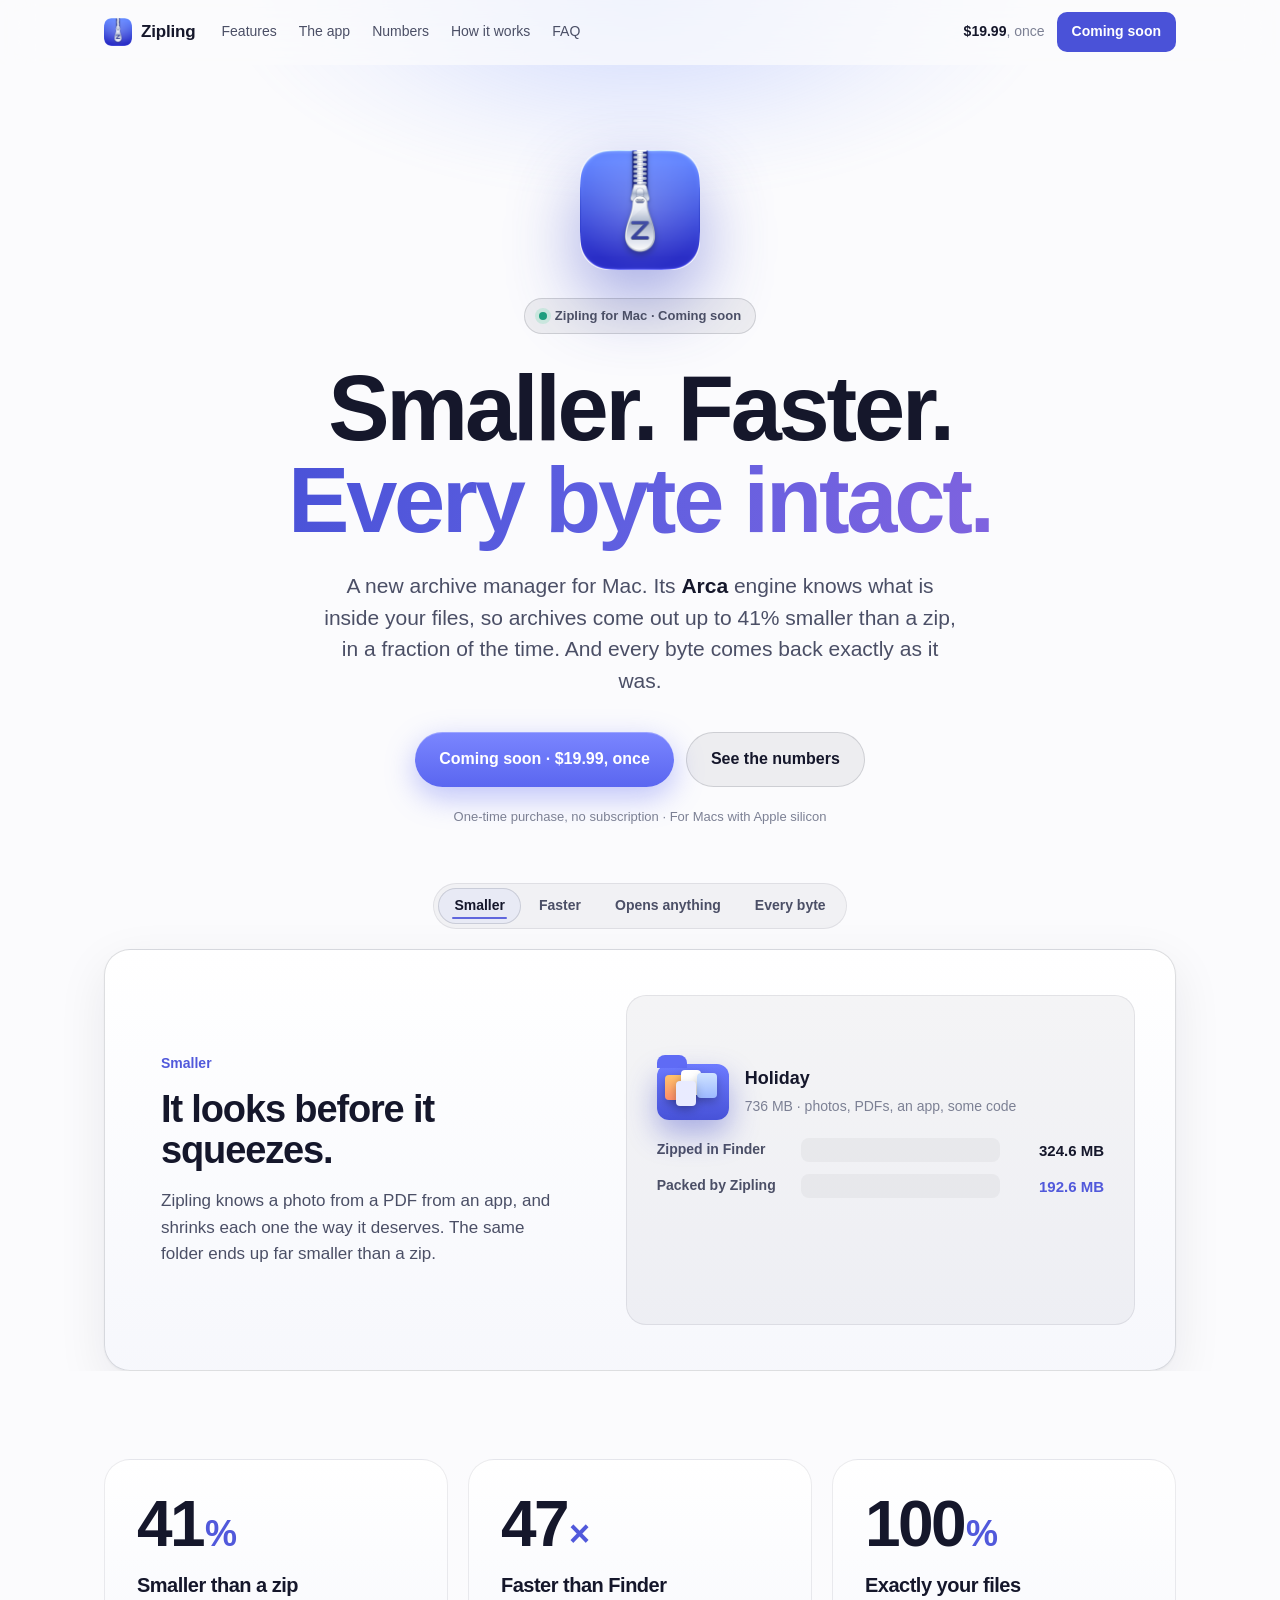
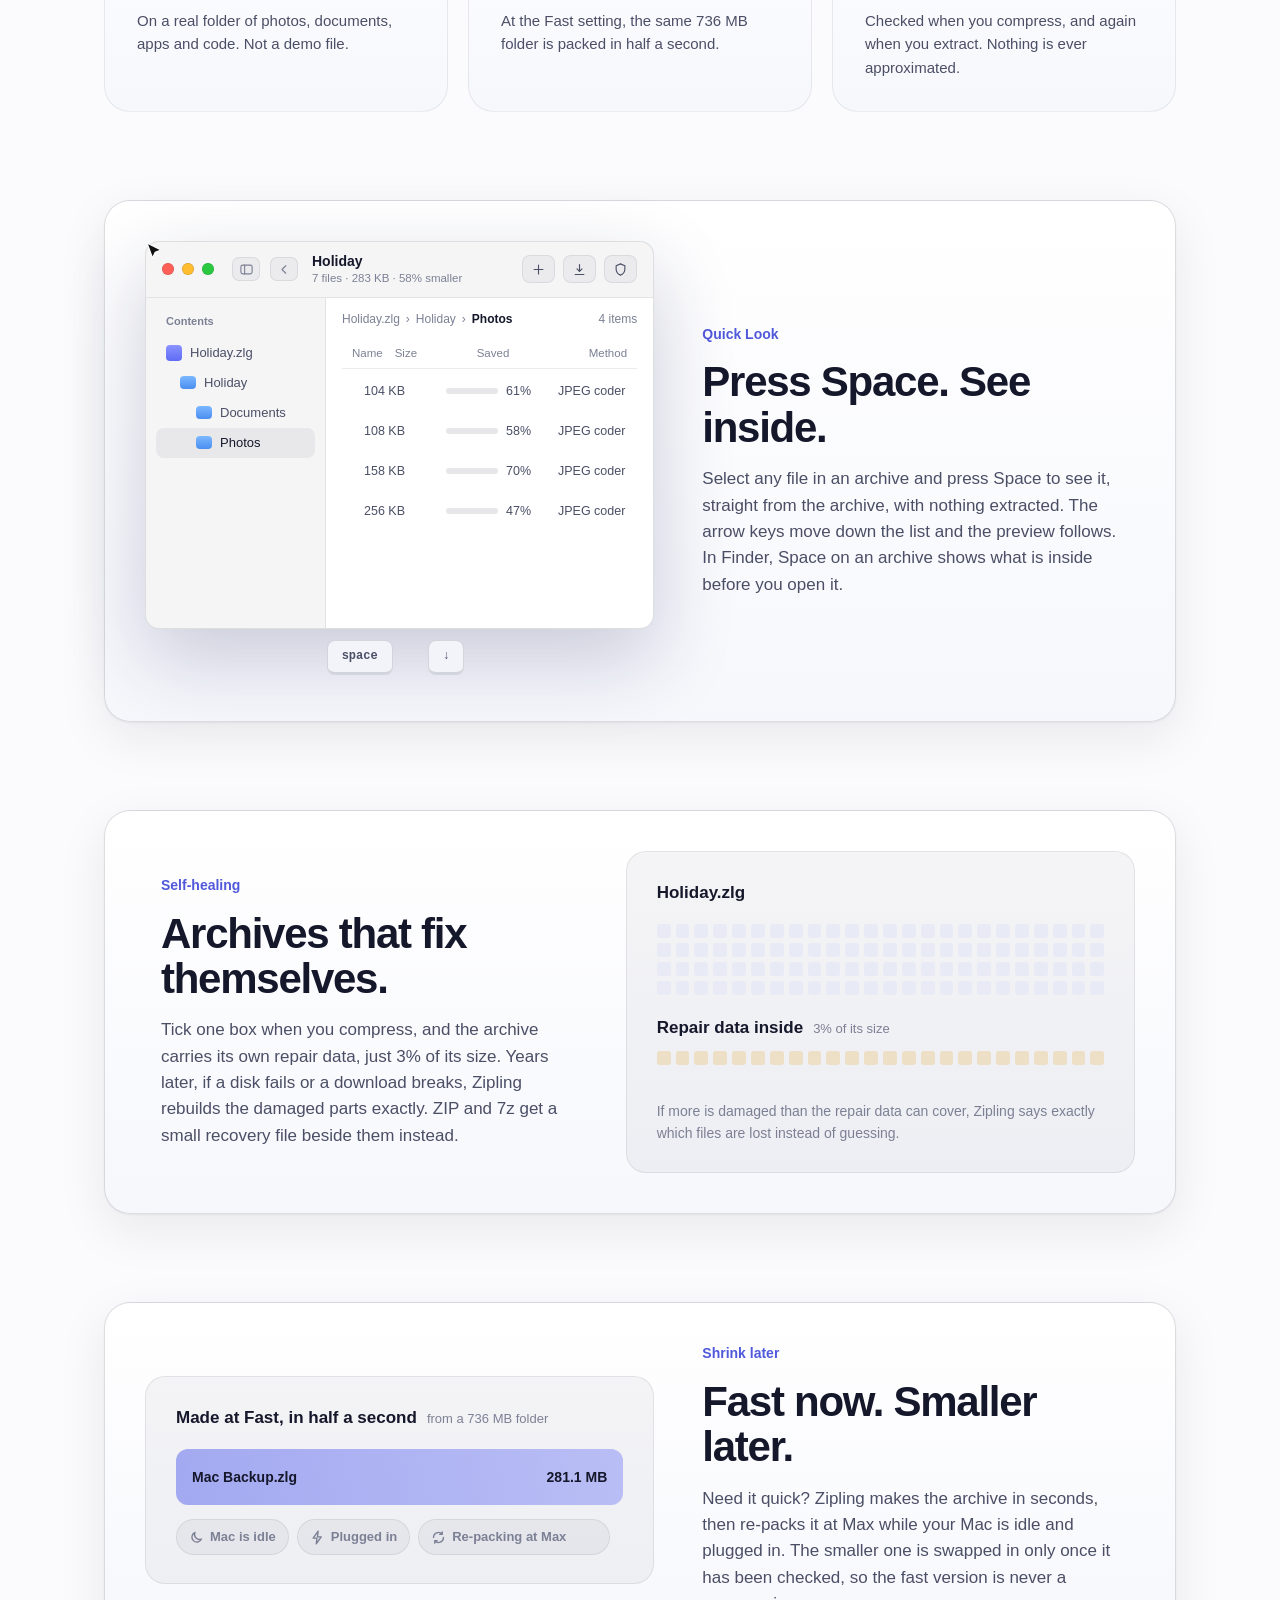
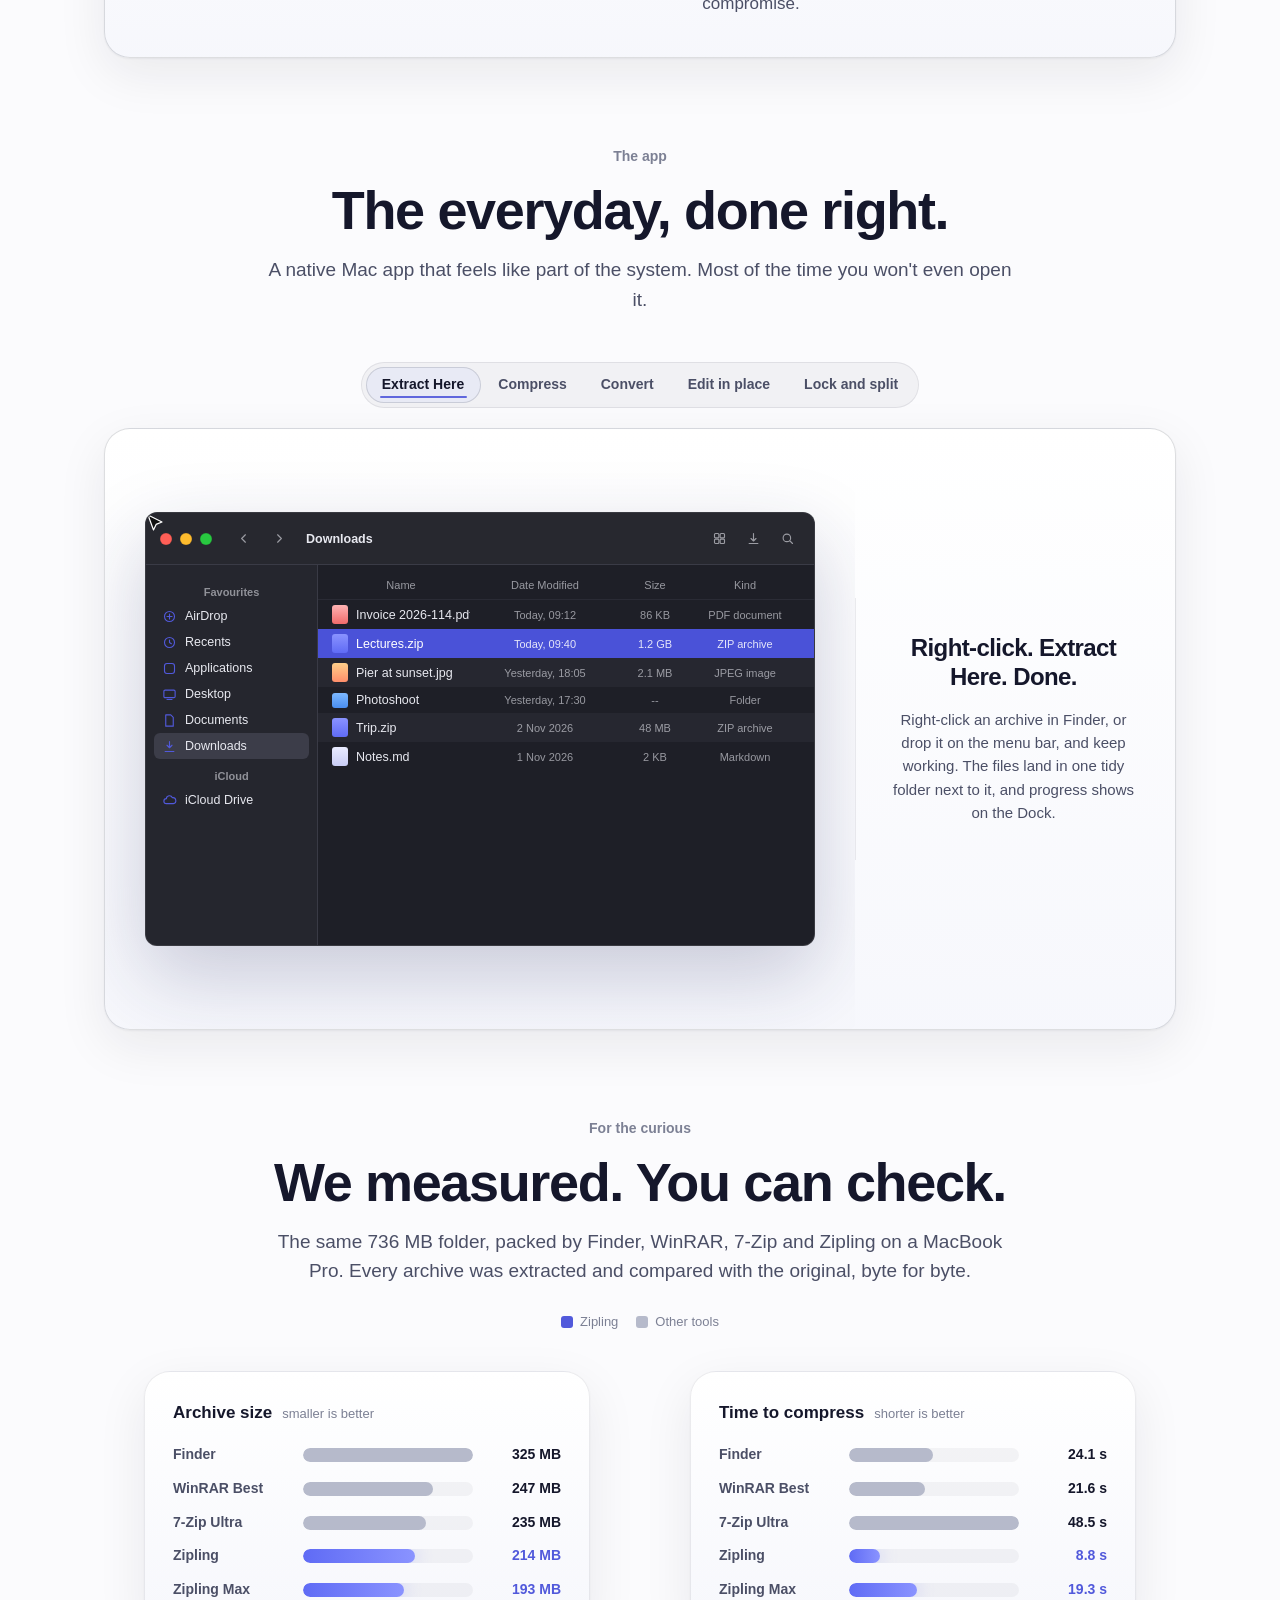
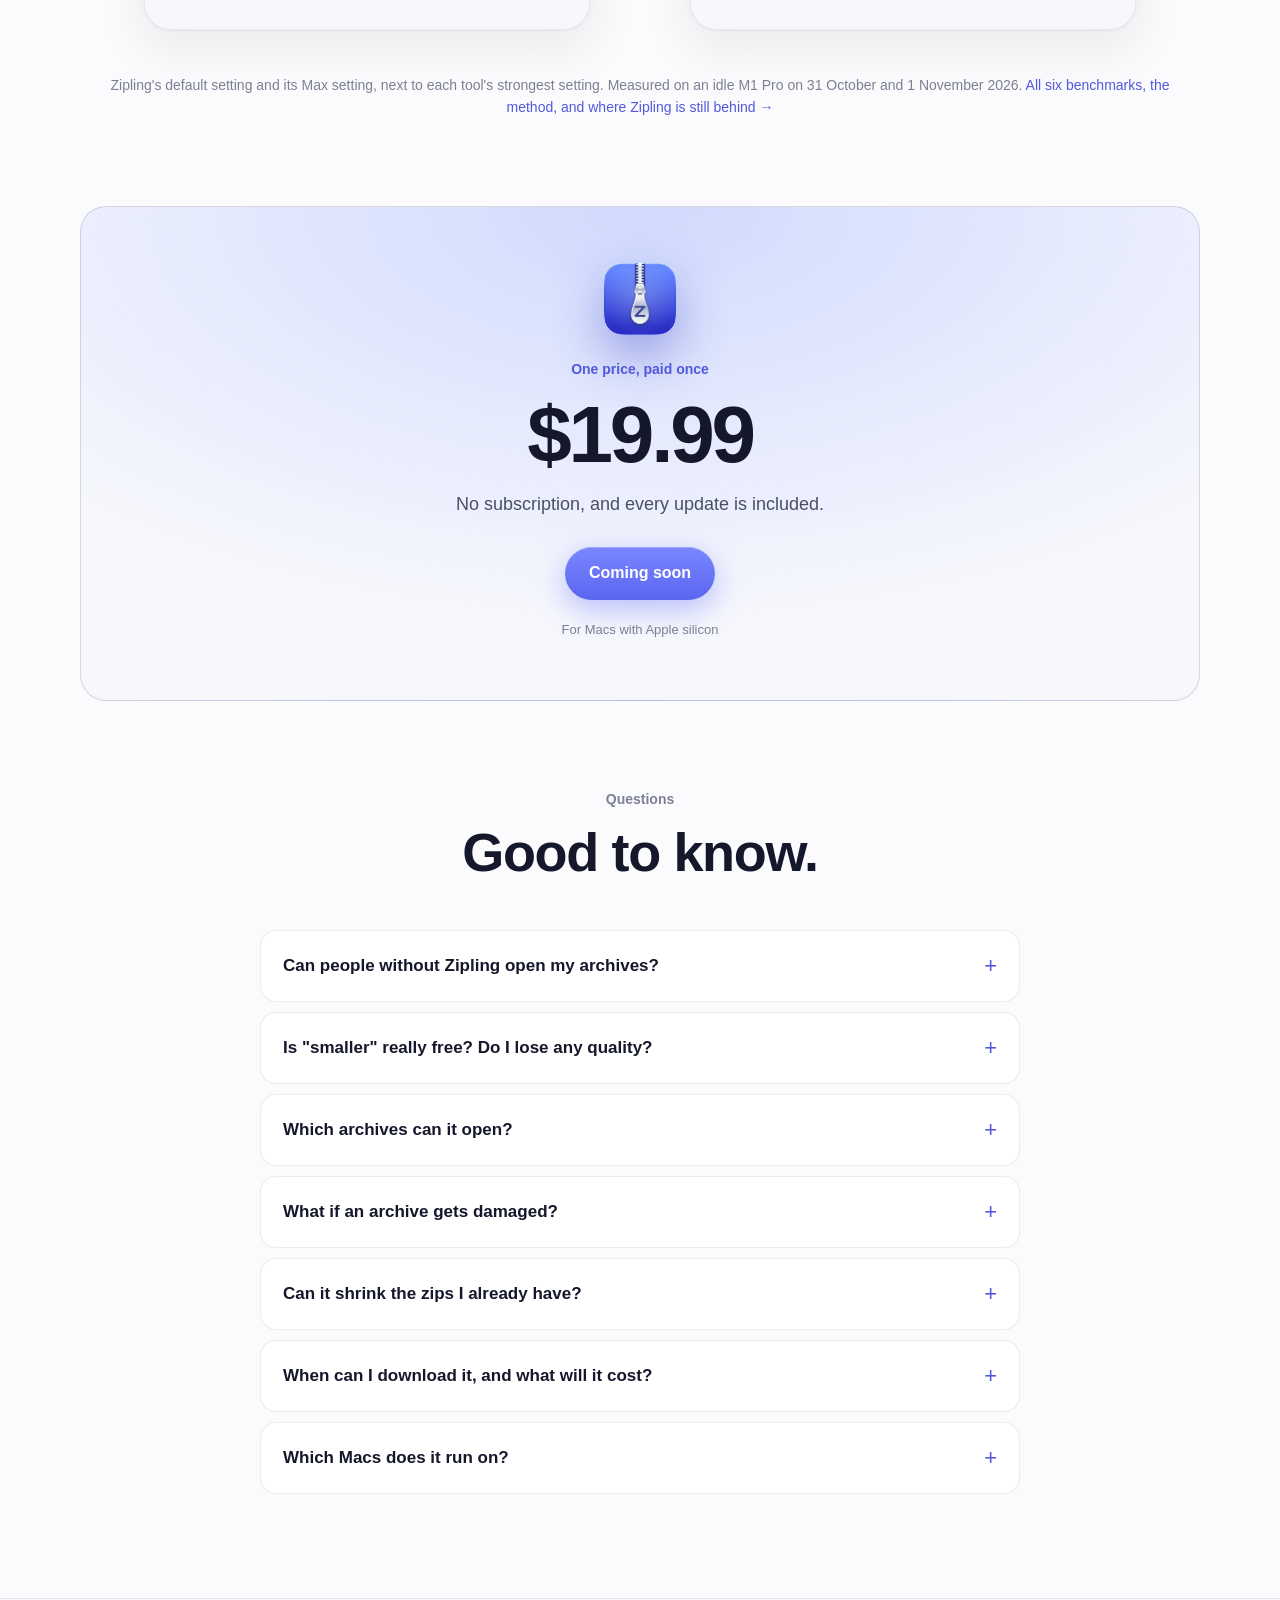
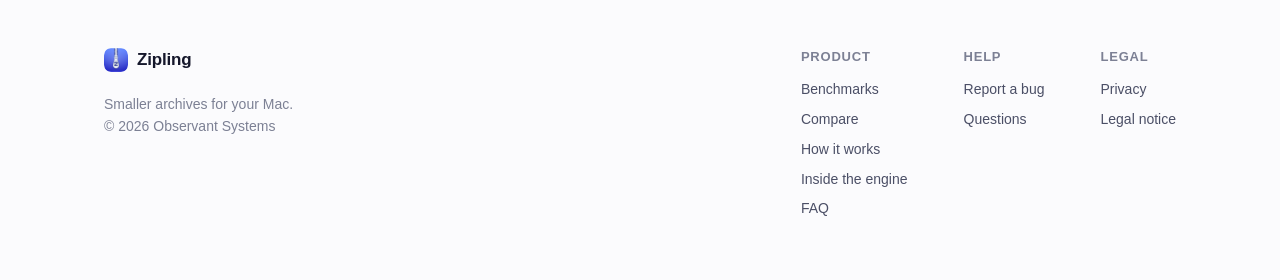
<file: index.html>
<!doctype html>
<html lang="en">
<head>
  <meta charset="utf-8">
  <meta name="viewport" content="width=device-width, initial-scale=1">
  <title>Zipling — Smaller. Faster. Every byte intact.</title>
  <meta name="description" content="Zipling is a new archive manager for Mac. Its Arca engine packs photos, documents, apps and code into archives up to 41% smaller than a zip, in a fraction of the time, and brings every byte back exactly. Coming soon.">
  <meta name="theme-color" content="#0A0B14" media="(prefers-color-scheme: dark)">
  <meta name="theme-color" content="#FBFBFD" media="(prefers-color-scheme: light)">
  <link rel="canonical" href="https://www.zipling.app/">
  <meta property="og:type" content="website">
  <meta property="og:title" content="Zipling — Smaller. Faster. Every byte intact.">
  <meta property="og:description" content="Zipling is a new archive manager for Mac. Its Arca engine packs photos, documents, apps and code into archives up to 41% smaller than a zip, in a fraction of the time, and brings every byte back exactly. Coming soon for Mac, $19.99 once.">
  <meta property="og:image" content="https://www.zipling.app/assets/og.jpg">
  <link rel="icon" href="assets/favicon.png" type="image/png">
  <link rel="stylesheet" href="next.css">
  <link rel="stylesheet" href="c.css">
  <link rel="stylesheet" href="tour.css">
  <script>document.documentElement.classList.add("js")</script>
  <script src="next.js" defer></script>
  <script src="c.js" defer></script>
</head>
<body>
  <a class="skip" href="#main">Skip to content</a>

  <header class="nav">
    <div class="nav-inner">
      <a class="brand" href="#top" aria-label="Zipling home">
        <img src="assets/icon-512.png" alt="" width="28" height="28">
        <span>Zipling</span>
      </a>
      <nav aria-label="Site">
        <a href="#tour">Features</a>
        <a href="#app">The app</a>
        <a href="#numbers">Numbers</a>
        <a href="how.html">How it works</a>
        <a href="#faq">FAQ</a>
      </nav>
      <div class="nav-right">
        <span class="nav-price"><b>$19.99</b>, once</span>
        <a class="nav-cta" href="#get">Coming soon</a>
      </div>
    </div>
  </header>

  <main id="main">

    <!-- ============================== Hero ============================== -->
    <section class="hero" id="top">
      <div class="glow" aria-hidden="true"></div>
      <div class="wrap hero-inner">
        <div class="hero-icon reveal"><img src="assets/icon-512.png" alt="The Zipling app icon" width="128" height="128"></div>
        <p class="eyebrow reveal"><span class="dot" aria-hidden="true"></span>Zipling for Mac · Coming soon</p>
        <h1 class="reveal">Smaller. Faster.<br><span class="grad">Every byte intact.</span></h1>
        <p class="lede reveal">A new archive manager for Mac. Its <strong>Arca</strong> engine knows what is inside your files, so archives come out up to 41% smaller than a zip, in a fraction of the time. And every byte comes back exactly as it was.</p>
        <div class="cta reveal">
          <a class="btn btn-primary" href="#get">Coming soon · $19.99, once</a>
          <a class="btn btn-ghost" href="#numbers">See the numbers</a>
        </div>
        <p class="fine reveal">One-time purchase, no subscription · For Macs with Apple silicon</p>
      </div>

      <!-- The tour: what Zipling does, one idea per scene, in one box. -->
      <div class="wrap tour" id="tour">
        <div class="ctabs-wrap reveal">
          <div class="ctabs" role="tablist" aria-label="What Zipling does" data-ctabs="tour">
            <button class="ctab on" role="tab" aria-selected="true">Smaller<i class="prog"></i></button>
            <button class="ctab" role="tab" aria-selected="false">Faster<i class="prog"></i></button>
            <button class="ctab" role="tab" aria-selected="false">Opens anything<i class="prog"></i></button>
            <button class="ctab" role="tab" aria-selected="false">Every byte<i class="prog"></i></button>
          </div>
        </div>
        <div class="cstage tstage" data-cpanels="tour">

          <div class="cpanel tscene on" role="tabpanel" data-dur="5000">
            <div class="tscene-copy">
              <p class="kicker">Smaller</p>
              <h3>It looks before it squeezes.</h3>
              <p>Zipling knows a photo from a PDF from an app, and shrinks each one the way it deserves. The same folder ends up far smaller than a zip.</p>
            </div>
            <div class="tscene-vis">
              <figure class="tpanel vis-small" aria-label="The same 736 MB folder: 325 MB as a zip from Finder, 193 MB as a Zipling archive">
                <div class="folder">
                  <div class="folder-icon" aria-hidden="true"><i class="f f1"></i><i class="f f2"></i><i class="f f3"></i><i class="f f4"></i></div>
                  <div class="folder-text"><b>Holiday</b><span>736 MB · photos, PDFs, an app, some code</span></div>
                </div>
                <div class="bars">
                  <div class="bar them"><span class="who">Zipped in Finder</span><span class="track"><i style="--w:1"></i></span><span class="val"><b data-count="324.6" data-dec="1" data-dur="700">0</b> MB</span></div>
                  <div class="bar us"><span class="who">Packed by Zipling</span><span class="track"><i style="--w:.593"></i></span><span class="val"><b data-count="192.6" data-dec="1" data-dur="700">0</b> MB</span></div>
                </div>
                <span class="chip chip-brand pop" style="--at:.9s">41% smaller than a zip</span>
              </figure>
            </div>
          </div>

          <div class="cpanel tscene" role="tabpanel" data-dur="5000">
            <div class="tscene-copy">
              <p class="kicker">Faster</p>
              <h3>Fast enough to forget about it.</h3>
              <p>The folder that takes Finder 24 seconds is done in 9 at the default setting, and in half a second at Fast. Every core of your Mac helps.</p>
            </div>
            <div class="tscene-vis">
              <figure class="tpanel vis-race" aria-label="Time to compress 736 MB: Finder 24.1 seconds, Zipling 8.8 seconds, Zipling Fast 0.5 seconds">
                <p class="card-head"><b>Compressing the folder</b><span>shorter is better</span></p>
                <div class="race">
                  <div class="lane them"><span class="who">Finder</span><span class="track"><i style="--w:1;--t:1.6s"></i></span><span class="val"><b data-count="24.1" data-dec="1" data-dur="1600">0</b> s</span></div>
                  <div class="lane us"><span class="who">Zipling</span><span class="track"><i style="--w:.365;--t:.6s"></i></span><span class="val"><b data-count="8.8" data-dec="1" data-dur="600">0</b> s</span></div>
                  <div class="lane us"><span class="who">Zipling Fast</span><span class="track"><i style="--w:.03;--t:.05s"></i></span><span class="val"><b data-count="0.5" data-dec="1" data-dur="50">0</b> s</span></div>
                </div>
                <span class="chip chip-brand pop" style="--at:1.8s">9 seconds instead of 24</span>
              </figure>
            </div>
          </div>

          <div class="cpanel tscene" role="tabpanel" data-dur="5000">
            <div class="tscene-copy">
              <p class="kicker">Opens anything</p>
              <h3>The archives you already have.</h3>
              <p>ZIP, RAR, 7z, TAR, disk images and old Mac formats, split into parts or locked with a password. For someone without Zipling, it writes a normal ZIP that opens anywhere.</p>
            </div>
            <div class="tscene-vis">
              <div class="orbit-wrap" aria-hidden="true">
                <span class="ring r1"></span><span class="ring r2"></span>
                <img class="core" src="assets/icon-512.png" alt="" width="96" height="96">
                <div class="orbit o1">
                  <span class="slot" style="--a:0deg"><span class="cs"><b style="--at:.2s">ZIP</b></span></span>
                  <span class="slot" style="--a:60deg"><span class="cs"><b style="--at:.26s">RAR</b></span></span>
                  <span class="slot" style="--a:120deg"><span class="cs"><b style="--at:.31s">7z</b></span></span>
                  <span class="slot" style="--a:180deg"><span class="cs"><b style="--at:.37s">TAR</b></span></span>
                  <span class="slot" style="--a:240deg"><span class="cs"><b style="--at:.42s">DMG</b></span></span>
                  <span class="slot" style="--a:300deg"><span class="cs"><b style="--at:.48s">ISO</b></span></span>
                </div>
                <div class="orbit o2">
                  <span class="slot" style="--a:15deg"><span class="cs"><b style="--at:.54s">StuffIt</b></span></span>
                  <span class="slot" style="--a:45deg"><span class="cs"><b style="--at:.59s">tar.gz</b></span></span>
                  <span class="slot" style="--a:75deg"><span class="cs"><b style="--at:.63s">Zstandard</b></span></span>
                  <span class="slot" style="--a:105deg"><span class="cs"><b style="--at:.67s">WIM</b></span></span>
                  <span class="slot" style="--a:135deg"><span class="cs"><b style="--at:.71s">CAB</b></span></span>
                  <span class="slot" style="--a:165deg"><span class="cs"><b style="--at:.75s">BinHex</b></span></span>
                  <span class="slot" style="--a:195deg"><span class="cs"><b style="--at:.79s">GZIP</b></span></span>
                  <span class="slot" style="--a:225deg"><span class="cs"><b style="--at:.83s">Split .001</b></span></span>
                  <span class="slot" style="--a:255deg"><span class="cs"><b style="--at:.88s">LZH</b></span></span>
                  <span class="slot" style="--a:285deg"><span class="cs"><b style="--at:.92s">Password</b></span></span>
                  <span class="slot" style="--a:315deg"><span class="cs"><b style="--at:.96s">BZIP2</b></span></span>
                  <span class="slot" style="--a:345deg"><span class="cs"><b style="--at:1s">XZ</b></span></span>
                </div>
              </div>
            </div>
          </div>

          <div class="cpanel tscene" role="tabpanel" data-dur="5000">
            <div class="tscene-copy">
              <p class="kicker">Every byte intact</p>
              <h3>Your files, treated with respect.</h3>
              <p>Nothing is approximated and nothing leaves your Mac. What goes in is exactly what comes out.</p>
            </div>
            <div class="tscene-vis">
              <ul class="tpanel vis-safe" aria-label="How Zipling treats your files">
                <li>
                  <span class="safe-icon" aria-hidden="true"><svg viewBox="0 0 24 24"><path d="M12 3l7 3v5c0 4.5-3 8.3-7 10-4-1.7-7-5.5-7-10V6l7-3z"/><path d="M8.5 12l2.5 2.5 4.5-5"/></svg></span>
                  <div><b>Every byte checked</b><span>When it compresses, and again when it extracts.</span></div>
                </li>
                <li style="--d:.1s">
                  <span class="safe-icon" aria-hidden="true"><svg viewBox="0 0 24 24"><path d="M4 7a2 2 0 012-2h4l2 2h6a2 2 0 012 2v8a2 2 0 01-2 2H6a2 2 0 01-2-2V7z"/><path d="M9 14l2 2 4-4"/></svg></span>
                  <div><b>Stays in its folder</b><span>A zip can try to drop files outside the folder you chose. Zipling keeps everything inside it.</span></div>
                </li>
                <li style="--d:.2s">
                  <span class="safe-icon" aria-hidden="true"><svg viewBox="0 0 24 24"><rect x="3" y="4" width="18" height="14" rx="3"/><path d="M8 21h8M12 18v3M7 12l3-3 3 3 4-4"/></svg></span>
                  <div><b>Downloads stay checked</b><span>Files from the internet keep their download mark, so macOS still checks an app before it runs.</span></div>
                </li>
                <li style="--d:.3s">
                  <span class="safe-icon" aria-hidden="true"><svg viewBox="0 0 24 24"><rect x="4" y="3" width="16" height="18" rx="3"/><path d="M9 8h6M9 12h6M9 16h3"/></svg></span>
                  <div><b>Nothing leaves your Mac</b><span>No account, no upload, no tracking.</span></div>
                </li>
              </ul>
            </div>
          </div>

        </div>
      </div>
    </section>

    <!-- ============================== Three numbers ============================== -->
    <section class="section stats" aria-label="In short">
      <div class="wrap three">
        <div class="stat reveal">
          <p class="stat-num"><b data-count="41">0</b><span>%</span></p>
          <h3>Smaller than a zip</h3>
          <p>On a real folder of photos, documents, apps and code. Not a demo file.</p>
        </div>
        <div class="stat reveal" style="--d:.1s">
          <p class="stat-num"><b data-count="47">0</b><span>×</span></p>
          <h3>Faster than Finder</h3>
          <p>At the Fast setting, the same 736 MB folder is packed in half a second.</p>
        </div>
        <div class="stat reveal" style="--d:.2s">
          <p class="stat-num"><b data-count="100">0</b><span>%</span></p>
          <h3>Exactly your files</h3>
          <p>Checked when you compress, and again when you extract. Nothing is ever approximated.</p>
        </div>
      </div>
    </section>

    <!-- ============================== Quick Look ============================== -->
    <section class="section feature" id="quicklook">
      <div class="wrap">
        <div class="fbox flip">
          <div class="fcopy reveal">
            <p class="kicker">Quick Look</p>
            <h2>Press Space. See inside.</h2>
            <p>Select any file in an archive and press Space to see it, straight from the archive, with nothing extracted. The arrow keys move down the list and the preview follows. In Finder, Space on an archive shows what is inside before you open it.</p>
          </div>
          <div class="fvis ql" data-scene="quicklook">
            <div class="ql-scene" aria-label="Selecting a photo in the archive, pressing Space to preview it, and moving down the list with the arrow key while the preview follows">
                              <div class="zw ql-win" aria-label="">
                  <div class="zw-bar">
                    <span class="lights"><i></i><i></i><i></i></span>
                    <span class="zw-ic"><svg viewBox="0 0 24 24"><rect x="3" y="5" width="18" height="14" rx="3"/><path d="M9 5v14"/></svg></span>
                    <span class="zw-ic"><svg viewBox="0 0 24 24"><path d="M14 6l-6 6 6 6"/></svg></span>
                    <div class="zw-title"><b>Holiday</b><span>7 files · 283 KB · 58% smaller</span></div>
                    <div class="zw-tools"><span><svg viewBox="0 0 24 24"><path d="M12 5v14M5 12h14"/></svg></span><span><svg viewBox="0 0 24 24"><path d="M12 4v11M8 11l4 4 4-4M5 20h14"/></svg></span><span><svg viewBox="0 0 24 24"><path d="M12 3l7 3v5c0 4.5-3 8.3-7 10-4-1.7-7-5.5-7-10V6l7-3z"/></svg></span><span class="zw-search"><svg viewBox="0 0 24 24"><circle cx="11" cy="11" r="6"/><path d="M16 16l4 4"/></svg>Search archive</span></div>
                  </div>
                  <div class="zw-body no-insp">
                    <aside class="zw-side">
                      <h4>Contents</h4>
                      <div><i class="ic zlg"></i>Holiday.zlg</div>
                      <div class="l1"><i class="ic fold"></i>Holiday</div>
                      <div class="l2"><i class="ic fold"></i>Documents</div>
                      <div class="l2 on"><i class="ic fold"></i>Photos</div>
                    </aside>
                    <div class="zw-main">
                      <div class="zw-crumb"><span>Holiday.zlg</span><span>Holiday</span><b>Photos</b><em>4 items</em></div>
                      <div class="zw-cols"><span>Name</span><span>Size</span><span>Saved</span><span>Method</span></div>
                    <div class="zw-row sel" style="--i:0"><span class="nm"><img src="shots/photos/sunset-thumb.jpg" alt="" width="160" height="107">Sunset at the pier.jpg</span><span>104 KB</span><span class="sv"><i style="--w:.61"></i>61%</span><span>JPEG coder</span></div>
                    <div class="zw-row" style="--i:1"><span class="nm"><img src="shots/photos/valley-thumb.jpg" alt="" width="160" height="107">Morning in the valley.jpg</span><span>108 KB</span><span class="sv"><i style="--w:.58"></i>58%</span><span>JPEG coder</span></div>
                    <div class="zw-row" style="--i:2"><span class="nm"><img src="shots/photos/beach-thumb.jpg" alt="" width="160" height="107">Beach from the hotel.jpg</span><span>158 KB</span><span class="sv"><i style="--w:.70"></i>70%</span><span>JPEG coder</span></div>
                    <div class="zw-row" style="--i:3"><span class="nm"><img src="shots/photos/night-thumb.jpg" alt="" width="160" height="107">Last night in town.jpg</span><span>256 KB</span><span class="sv"><i style="--w:.47"></i>47%</span><span>JPEG coder</span></div>
                    </div>
                  </div>
                </div>
                              <div class="qlp" aria-hidden="true">
                                <div class="qlp-bar"><span class="qlp-x"></span><b class="t t1">Sunset at the pier.jpg</b><b class="t t2">Morning in the valley.jpg</b><b class="t t3">Beach from the hotel.jpg</b></div>
                                <div class="qlp-img"><img class="p1" src="shots/photos/sunset.jpg" alt=""><img class="p2" src="shots/photos/valley.jpg" alt=""><img class="p3" src="shots/photos/beach.jpg" alt=""></div>
                              </div>
                              <kbd class="keycap k-space" aria-hidden="true">space</kbd>
                              <kbd class="keycap k-down" aria-hidden="true">↓</kbd>
                              <span class="cursor" aria-hidden="true"><svg viewBox="0 0 18 22"><path d="M2 2l5.5 15 2.6-5.6L16 9z"/></svg></span>
                            </div>
          </div>
        </div>
      </div>
    </section>

    <!-- ============================== Repair ============================== -->
    <section class="section feature" id="repair">
      <div class="wrap">
        <div class="fbox">
          <div class="fcopy reveal">
            <p class="kicker">Self-healing</p>
            <h2>Archives that fix themselves.</h2>
            <p>Tick one box when you compress, and the archive carries its own repair data, just 3% of its size. Years later, if a disk fails or a download breaks, Zipling rebuilds the damaged parts exactly. ZIP and 7z get a small recovery file beside them instead.</p>
          </div>
          <div class="fvis">
            <figure class="tpanel repair" data-scene="repair" aria-label="A damaged Zipling archive being repaired">
                            <p class="card-head"><b>Holiday.zlg</b><span class="state bad">7 parts damaged</span><span class="state good">Repaired, byte for byte</span></p>
                            <div class="grid-wrap"><div class="grid" aria-hidden="true"></div><span class="sweep" aria-hidden="true"></span></div>
                            <p class="card-head small"><b>Repair data inside</b><span>3% of its size</span></p>
                            <div class="parity" aria-hidden="true"></div>
                            <figcaption>If more is damaged than the repair data can cover, Zipling says exactly which files are lost instead of guessing.</figcaption>
                          </figure>
          </div>
        </div>
      </div>
    </section>

    <!-- ============================== Shrink later ============================== -->
    <section class="section feature" id="later">
      <div class="wrap">
        <div class="fbox flip">
          <div class="fcopy reveal">
            <p class="kicker">Shrink later</p>
            <h2>Fast now. Smaller later.</h2>
            <p>Need it quick? Zipling makes the archive in seconds, then re-packs it at Max while your Mac is idle and plugged in. The smaller one is swapped in only once it has been checked, so the fast version is never a compromise.</p>
          </div>
          <div class="fvis">
            <figure class="tpanel vis-later" data-scene="later" aria-label="Fast now, smaller later: a 281 MB archive made at Fast becomes 193 MB once the Mac is idle">
                            <p class="card-head"><b>Made at Fast, in half a second</b><span>from a 736 MB folder</span></p>
                            <div class="later">
                              <div class="archive"><i class="fill"></i><span class="name">Mac Backup.zlg</span><span class="size"><b data-count="192.6" data-from="281.1" data-dec="1" data-dur="1200" data-delay="2600">281.1</b> MB</span></div>
                              <div class="when">
                                <span class="cond" style="--at:.6s"><svg viewBox="0 0 24 24" aria-hidden="true"><path d="M20 14.5A8 8 0 019.5 4a8 8 0 1010.5 10.5z"/></svg>Mac is idle</span>
                                <span class="cond" style="--at:1.1s"><svg viewBox="0 0 24 24" aria-hidden="true"><path d="M13 2L5 13h6l-1 9 8-11h-6l1-9z"/></svg>Plugged in</span>
                                <span class="cond swap" style="--at:1.6s">
                                  <span class="run"><svg viewBox="0 0 24 24" aria-hidden="true"><path d="M4 12a8 8 0 0114-5.3M20 12a8 8 0 01-14 5.3M18 3v4h-4M6 21v-4h4"/></svg>Re-packing at Max</span>
                                  <span class="ok"><svg viewBox="0 0 20 20" aria-hidden="true"><path d="M5.5 10.5l3 3 6-7"/></svg>31% smaller, same files</span>
                                </span>
                              </div>
                            </div>
                          </figure>
          </div>
        </div>
      </div>
    </section>

    <!-- ============================== The app ============================== -->
    <section class="section" id="app">
      <div class="wrap">
        <header class="section-head reveal">
          <p class="kicker">The app</p>
          <h2>The everyday, done right.</h2>
          <p class="sub">A native Mac app that feels like part of the system. Most of the time you won't even open it.</p>
        </header>
        <div class="ctabs-wrap reveal">
          <div class="ctabs" role="tablist" data-ctabs="app">
            <button class="ctab on" role="tab" aria-selected="true">Extract Here<i class="prog"></i></button>
            <button class="ctab" role="tab" aria-selected="false">Compress<i class="prog"></i></button>
            <button class="ctab" role="tab" aria-selected="false">Convert<i class="prog"></i></button>
            <button class="ctab" role="tab" aria-selected="false">Edit in place<i class="prog"></i></button>
            <button class="ctab" role="tab" aria-selected="false">Lock and split<i class="prog"></i></button>
          </div>
          <div class="cstage" data-cpanels="app">

            <div class="cpanel on" role="tabpanel" data-dur="6500">
              <div class="cpanel-vis">
                <div class="mac" aria-label="A Finder window with Lectures.zip selected and Zipling's Extract Here chosen from the right-click menu">
                  <div class="mac-bar"><span class="lights"><i></i><i></i><i></i></span>
                    <span class="nav-btn"><svg viewBox="0 0 24 24"><path d="M15 6l-6 6 6 6"/></svg></span><span class="nav-btn"><svg viewBox="0 0 24 24"><path d="M9 6l6 6-6 6"/></svg></span>
                    <b>Downloads</b>
                    <span class="tools"><span><svg viewBox="0 0 24 24"><rect x="4" y="4" width="7" height="7" rx="1.5"/><rect x="13" y="4" width="7" height="7" rx="1.5"/><rect x="4" y="13" width="7" height="7" rx="1.5"/><rect x="13" y="13" width="7" height="7" rx="1.5"/></svg></span><span><svg viewBox="0 0 24 24"><path d="M12 4v12M8 12l4 4 4-4M5 20h14"/></svg></span><span><svg viewBox="0 0 24 24"><circle cx="11" cy="11" r="6"/><path d="M16 16l4 4"/></svg></span></span>
                  </div>
                  <div class="mac-body">
                    <aside class="side">
                      <h4>Favourites</h4>
                      <div><svg viewBox="0 0 24 24"><circle cx="12" cy="12" r="8"/><path d="M12 8v8M8 12h8"/></svg>AirDrop</div>
                      <div><svg viewBox="0 0 24 24"><circle cx="12" cy="12" r="8"/><path d="M12 8v4l3 2"/></svg>Recents</div>
                      <div><svg viewBox="0 0 24 24"><rect x="4" y="4" width="16" height="16" rx="4"/></svg>Applications</div>
                      <div><svg viewBox="0 0 24 24"><rect x="3" y="5" width="18" height="12" rx="2"/><path d="M8 20h8"/></svg>Desktop</div>
                      <div><svg viewBox="0 0 24 24"><path d="M6 3h8l4 4v14H6z"/></svg>Documents</div>
                      <div class="on"><svg viewBox="0 0 24 24"><path d="M12 4v10M8 10l4 4 4-4M5 20h14"/></svg>Downloads</div>
                      <h4>iCloud</h4>
                      <div><svg viewBox="0 0 24 24"><path d="M7 17a4 4 0 010-8 5 5 0 019.6-1.5A3.5 3.5 0 0118 17z"/></svg>iCloud Drive</div>
                    </aside>
                    <div class="list">
                      <div class="cols"><span>Name</span><span>Date Modified</span><span>Size</span><span>Kind</span></div>
                      <div class="file"><span class="nm"><i class="pdf"></i>Invoice 2026-114.pdf</span><span>Today, 09:12</span><span>86 KB</span><span>PDF document</span></div>
                      <div class="file sel"><span class="nm"><i class="zip"></i>Lectures.zip</span><span>Today, 09:40</span><span>1.2 GB</span><span>ZIP archive</span></div>
                      <div class="file new"><span class="nm"><i class="fold"></i>Lectures</span><span>Today, 09:41</span><span>--</span><span>Folder</span></div>
                      <div class="file"><span class="nm"><i class="img"></i>Pier at sunset.jpg</span><span>Yesterday, 18:05</span><span>2.1 MB</span><span>JPEG image</span></div>
                      <div class="file"><span class="nm"><i class="fold"></i>Photoshoot</span><span>Yesterday, 17:30</span><span>--</span><span>Folder</span></div>
                      <div class="file"><span class="nm"><i class="zip"></i>Trip.zip</span><span>2 Nov 2026</span><span>48 MB</span><span>ZIP archive</span></div>
                      <div class="file"><span class="nm"><i></i>Notes.md</span><span>1 Nov 2026</span><span>2 KB</span><span>Markdown</span></div>
                    </div>
                  </div>
                  <div class="ctx" aria-hidden="true">
                    <div>Open</div><div>Open With</div>
                    <hr>
                    <div class="zl"><i></i>Open in Zipling</div><div class="zl hi"><i></i>Extract Here</div><div class="zl"><i></i>Extract To…</div><div class="zl"><i></i>Convert…</div>
                    <hr>
                    <div>Move to Trash</div>
                    <hr>
                    <div>Get Info</div><div>Rename</div><div>Compress “Lectures.zip”</div><div>Duplicate</div><div>Quick Look</div>
                  </div>
                  <span class="cursor" aria-hidden="true"><svg viewBox="0 0 18 22"><path d="M2 2l5.5 15 2.6-5.6L16 9z"/></svg></span>
                </div>
              </div>
              <div class="cpanel-copy">
                <h3>Right-click. Extract Here. Done.</h3>
                <p>Right-click an archive in Finder, or drop it on the menu bar, and keep working. The files land in one tidy folder next to it, and progress shows on the Dock.</p>
              </div>
            </div>

            <div class="cpanel" role="tabpanel" data-dur="7000">
              <div class="cpanel-vis">
                <div class="sheet cmp" aria-label="The compress sheet: Max is chosen, the size estimate updates, Compress is pressed and the archive is written and checked">
                  <div class="sh-head"><i class="fold-ic"></i><div><b>Compress “Holiday”</b><span>7 files · 675 KB</span></div><span class="presets">Presets</span></div>
                  <div class="seg"><span class="on">Zipling</span><span>ZIP</span><span>7z</span><span>TAR.GZ</span><span>TAR.XZ</span></div>
                  <p class="fine">Smallest, with every byte verified. Opens in Zipling.</p>
                  <div class="levels">
                    <div class="lv"><svg viewBox="0 0 24 24"><path d="M5 19l9-9M12 5l1 2 2 1-2 1-1 2-1-2-2-1 2-1zM18 13l.7 1.3 1.3.7-1.3.7-.7 1.3-.7-1.3-1.3-.7 1.3-.7z"/></svg><b>Auto</b><span>Picks the level for these files.</span></div>
                    <div class="lv"><svg viewBox="0 0 24 24"><path d="M4 14c4-7 10-7 16-4-3 1-5 3-6 6-2-1-5-1-10-2z"/></svg><b>Fast</b><span>Done in seconds. Smaller than a Finder zip.</span></div>
                    <div class="lv was"><svg viewBox="0 0 24 24"><circle cx="12" cy="12" r="8"/><path d="M12 12l3-3"/></svg><b>Balanced</b><span>Smaller than 7-Zip Ultra, several times faster.</span><em>Default</em></div>
                    <div class="lv pick"><svg viewBox="0 0 24 24"><path d="M4 4l6 6M10 4v6H4M20 20l-6-6M14 20v-6h6"/></svg><b>Max</b><span>Smallest archive that still opens quickly.</span></div>
                  </div>
                  <div class="est"><svg viewBox="0 0 24 24"><circle cx="12" cy="13" r="7"/><path d="M12 9v4l2 2M9 3h6"/></svg><b class="e1">300 KB, 56% smaller · 46 ms</b><b class="e2">283 KB, 58% smaller · 62 ms</b></div>
                  <div class="sh-foot"><span>Cancel</span><span class="go">Compress</span></div>
                  <div class="prog-wrap"><i class="prog"></i></div>
                  <div class="done"><svg viewBox="0 0 20 20"><path d="M5.5 10.5l3 3 6-7"/></svg>Holiday.zlg · 283 KB · every byte checked</div>
                  <span class="cursor" aria-hidden="true"><svg viewBox="0 0 18 22"><path d="M2 2l5.5 15 2.6-5.6L16 9z"/></svg></span>
                </div>
              </div>
              <div class="cpanel-copy">
                <h3>One sheet, every choice.</h3>
                <p>Pick a format, pick Fast, Balanced or Max, and see the size before you press Compress. Every byte is checked as the archive is written.</p>
              </div>
            </div>

            <div class="cpanel" role="tabpanel" data-dur="6500">
              <div class="cpanel-vis">
                <div class="sheet cnv" aria-label="Converting Mixed.zip into a Zipling archive, 325 MB to 214 MB">
                  <div class="sh-head"><i class="zip-ic"></i><div><b>Convert “Mixed.zip”</b><span>ZIP · 48 files · 325 MB</span></div></div>
                  <div class="seg"><span class="on">Zipling</span><span>ZIP</span><span>7z</span><span>TAR.XZ</span></div>
                  <p class="fine">Re-packed with Zipling's engine. The files stay the same.</p>
                  <div class="est"><span class="ic zlg"></span><div><b>Mixed.zlg</b><span>214 MB · <em>34% smaller</em> · about 9 s</span></div></div>
                  <label class="chk"><i></i>Move the original to the Trash once the new archive is checked</label>
                  <div class="sh-foot"><span>Cancel</span><span class="go">Convert</span></div>
                  <div class="prog-wrap"><i class="prog"></i></div>
                  <div class="done"><svg viewBox="0 0 20 20"><path d="M5.5 10.5l3 3 6-7"/></svg>Mixed.zlg written and checked · Mixed.zip in the Trash</div>
                  <span class="cursor" aria-hidden="true"><svg viewBox="0 0 18 22"><path d="M2 2l5.5 15 2.6-5.6L16 9z"/></svg></span>
                </div>
              </div>
              <div class="cpanel-copy">
                <h3>Make old zips smaller.</h3>
                <p>Convert turns a ZIP, 7z or RAR you already have into a Zipling archive, or a Zipling archive into a zip for someone else. The new size shows before you start, and the old file goes to the Trash only once the new one is checked.</p>
              </div>
            </div>

            <div class="cpanel" role="tabpanel" data-dur="7000">
              <div class="cpanel-vis">
                <div class="edit-scene" aria-label="A file dragged into an open archive appears in its list and is saved in place; another is deleted">
                  <div class="zw edit-win">
                    <div class="zw-bar"><span class="lights"><i></i><i></i><i></i></span><div class="zw-title"><b>Holiday</b><span class="sz s1">7 files · 283 KB</span><span class="sz s2">8 files · 284 KB</span><span class="sz s3">7 files · 283 KB</span></div><div class="zw-tools"><span class="saved"><svg viewBox="0 0 20 20"><path d="M5.5 10.5l3 3 6-7"/></svg>Saved</span></div></div>
                    <div class="zw-body no-side">
                      <div class="zw-main">
                        <div class="zw-crumb"><span>Holiday.zlg</span><span>Holiday</span><b>Documents</b></div>
                        <div class="zw-cols"><span>Name</span><span>Size</span><span>Saved</span><span>Method</span></div>
                        <div class="zw-row"><span class="nm"><i class="ic pdf"></i>Itinerary.pdf</span><span>38 KB</span><span class="sv"><i style="--w:.81"></i>81%</span><span>Unpacked</span></div>
                        <div class="zw-row del"><span class="nm"><i class="ic txt"></i>Packing list.txt</span><span>1 KB</span><span class="sv"><i style="--w:.4"></i>40%</span><span>Zstandard</span></div>
                        <div class="zw-row"><span class="nm"><i class="ic txt"></i>Notes.md</span><span>1 KB</span><span class="sv"><i style="--w:.35"></i>35%</span><span>Zstandard</span></div>
                        <div class="zw-row new"><span class="nm"><i class="ic txt"></i>Booking.pdf</span><span>52 KB</span><span class="sv"><i style="--w:.77"></i>77%</span><span>Unpacked</span></div>
                      </div>
                    </div>
                  </div>
                  <div class="dragged"><i class="ic pdf"></i>Booking.pdf</div>
                  <kbd class="keycap k-del" aria-hidden="true">⌫</kbd>
                  <span class="cursor" aria-hidden="true"><svg viewBox="0 0 18 22"><path d="M2 2l5.5 15 2.6-5.6L16 9z"/></svg></span>
                </div>
              </div>
              <div class="cpanel-copy">
                <h3>Change an archive without unpacking it.</h3>
                <p>Drop files into an open archive, or delete some. Zipling saves the change where it is, with no extracting and no re-zipping.</p>
              </div>
            </div>

            <div class="cpanel" role="tabpanel" data-dur="6500">
              <div class="cpanel-vis">
                <div class="sheet lock" aria-label="Compressing a folder as a ZIP with a password and 100 MB parts">
                  <div class="sh-head"><i class="fold-ic"></i><div><b>Compress “Tax 2026”</b><span>14 files · 48 MB</span></div></div>
                  <div class="seg"><span>Zipling</span><span class="on">ZIP</span><span>7z</span><span>TAR.GZ</span><span>TAR.XZ</span></div>
                  <p class="fine">Opens anywhere. AES-256 when locked.</p>
                  <div class="opt o1"><span class="sw"><i></i></span><span>Password</span><span class="dots">••••••••••</span></div>
                  <div class="opt o2"><span class="sw"><i></i></span><span>Split into parts</span><span class="dots" style="letter-spacing:0">100 MB each</span></div>
                  <div class="parts"><span style="--at:0s">Tax 2026.zip.001</span><span style="--at:.15s">.002</span><span style="--at:.3s">.003</span></div>
                  <div class="sh-foot"><span>Cancel</span><span class="go">Compress</span></div>
                  <span class="cursor" aria-hidden="true"><svg viewBox="0 0 18 22"><path d="M2 2l5.5 15 2.6-5.6L16 9z"/></svg></span>
                </div>
              </div>
              <div class="cpanel-copy">
                <h3>A password, or parts.</h3>
                <p>ZIP and 7z archives with a password for anything private, or split into parts of any size for an email limit or an old USB stick.</p>
              </div>
            </div>

          </div>
        </div>
      </div>
    </section>

    <!-- ============================== Benchmarks ============================== -->
    <section class="section" id="numbers">
      <div class="wrap">
        <header class="section-head reveal">
          <p class="kicker">For the curious</p>
          <h2>We measured. You can check.</h2>
          <p class="sub">The same 736 MB folder, packed by Finder, WinRAR, 7-Zip and Zipling on a MacBook Pro. Every archive was extracted and compared with the original, byte for byte.</p>
        </header>
        <div class="legend reveal" aria-hidden="true"><span><i class="sw us"></i>Zipling</span><span><i class="sw them"></i>Other tools</span></div>
        <div class="duo">
          <figure class="card chart reveal" aria-label="Archive size for the mixed folder">
            <p class="card-head"><b>Archive size</b><span>smaller is better</span></p>
            <div class="rows">
              <div class="lane them"><span class="who">Finder</span><span class="track"><i style="--w:1"></i></span><span class="val">325 MB</span></div>
              <div class="lane them"><span class="who">WinRAR Best</span><span class="track"><i style="--w:.762"></i></span><span class="val">247 MB</span></div>
              <div class="lane them"><span class="who">7-Zip Ultra</span><span class="track"><i style="--w:.724"></i></span><span class="val">235 MB</span></div>
              <div class="lane us"><span class="who">Zipling</span><span class="track"><i style="--w:.66"></i></span><span class="val">214 MB</span></div>
              <div class="lane us"><span class="who">Zipling Max</span><span class="track"><i style="--w:.593"></i></span><span class="val">193 MB</span></div>
            </div>
          </figure>
          <figure class="card chart reveal" style="--d:.1s" aria-label="Time to compress the mixed folder">
            <p class="card-head"><b>Time to compress</b><span>shorter is better</span></p>
            <div class="rows">
              <div class="lane them"><span class="who">Finder</span><span class="track"><i style="--w:.497"></i></span><span class="val">24.1 s</span></div>
              <div class="lane them"><span class="who">WinRAR Best</span><span class="track"><i style="--w:.445"></i></span><span class="val">21.6 s</span></div>
              <div class="lane them"><span class="who">7-Zip Ultra</span><span class="track"><i style="--w:1"></i></span><span class="val">48.5 s</span></div>
              <div class="lane us"><span class="who">Zipling</span><span class="track"><i style="--w:.181"></i></span><span class="val">8.8 s</span></div>
              <div class="lane us"><span class="who">Zipling Max</span><span class="track"><i style="--w:.398"></i></span><span class="val">19.3 s</span></div>
            </div>
          </figure>
        </div>
        <p class="footnote reveal">Zipling's default setting and its Max setting, next to each tool's strongest setting. Measured on an idle M1 Pro on 31 October and 1 November 2026. <a href="benchmarks.html">All six benchmarks, the method, and where Zipling is still behind →</a></p>
      </div>
    </section>

    <!-- ============================== Get ============================== -->
    <section class="section get" id="get">
      <div class="wrap get-inner reveal">
        <img src="assets/icon-512.png" alt="" width="72" height="72">
        <p class="kicker">One price, paid once</p>
        <h2 class="price"><span class="amount">$19.99</span></h2>
        <p class="sub">No subscription, and every update is included.</p>
        <div class="cta">
          <span class="btn btn-primary is-soon">Coming soon</span>
        </div>
        <p class="fine">For Macs with Apple silicon</p>
      </div>
    </section>

    <!-- ============================== FAQ ============================== -->
    <section class="section faq" id="faq">
      <div class="wrap">
        <header class="section-head reveal">
          <p class="kicker">Questions</p>
          <h2>Good to know.</h2>
        </header>
        <div class="qa reveal">
          <details>
            <summary>Can people without Zipling open my archives?</summary>
            <p>Yes. Zipling's own format gives you the smallest archive. When you share with someone who doesn't have Zipling, choose ZIP or 7z instead and it opens anywhere, with a password and split parts if you like.</p>
          </details>
          <details>
            <summary>Is "smaller" really free? Do I lose any quality?</summary>
            <p>Nothing is lost. A photo comes back as the exact same file, bit for bit, not a re-saved copy. Zipling proves it to itself: it rebuilds each original while compressing, before keeping the smaller form, and checks every part again when extracting.</p>
          </details>
          <details>
            <summary>Which archives can it open?</summary>
            <p>ZIP, 7z, RAR, TAR in all its flavours, DMG and ISO disk images, split archives, password-protected archives, and classic Mac formats such as StuffIt and BinHex. Dozens more through the engines it bundles.</p>
          </details>
          <details>
            <summary>What if an archive gets damaged?</summary>
            <p>If you added repair data when you made it, Zipling rebuilds the damaged parts exactly, even when the end of the file is missing. If the damage is beyond what the repair data covers, it tells you which files are lost instead of guessing.</p>
          </details>
          <details>
            <summary>Can it shrink the zips I already have?</summary>
            <p>Yes. Convert turns any archive Zipling opens into a Zipling archive, or into a tighter ZIP or 7z. It shows the new size before you start and checks the result before it offers to trash the old one.</p>
          </details>
          <details>
            <summary>When can I download it, and what will it cost?</summary>
            <p>Not yet. Zipling is in active development. It will cost $19.99, paid once: no subscription, and updates are included.</p>
          </details>
          <details>
            <summary>Which Macs does it run on?</summary>
            <p>Macs with Apple silicon.</p>
          </details>
        </div>
      </div>
    </section>

  </main>

  <footer class="footer">
    <div class="wrap footer-inner">
      <div class="footer-brand">
        <a class="brand" href="#top"><img src="assets/icon-512.png" alt="" width="24" height="24"><span>Zipling</span></a>
        <p>Smaller archives for your Mac.<br>© 2026 Observant Systems</p>
      </div>
      <nav class="footer-cols" aria-label="Footer">
        <div><h3>Product</h3><a href="benchmarks.html">Benchmarks</a><a href="compare.html">Compare</a><a href="how.html">How it works</a><a href="arca.html">Inside the engine</a><a href="#faq">FAQ</a></div>
        <div><h3>Help</h3><a href="bug.html">Report a bug</a><a href="#faq">Questions</a></div>
        <div><h3>Legal</h3><a href="privacy.html">Privacy</a><a href="legal.html">Legal notice</a></div>
      </nav>
    </div>
  </footer>
</body>
</html>
</file>
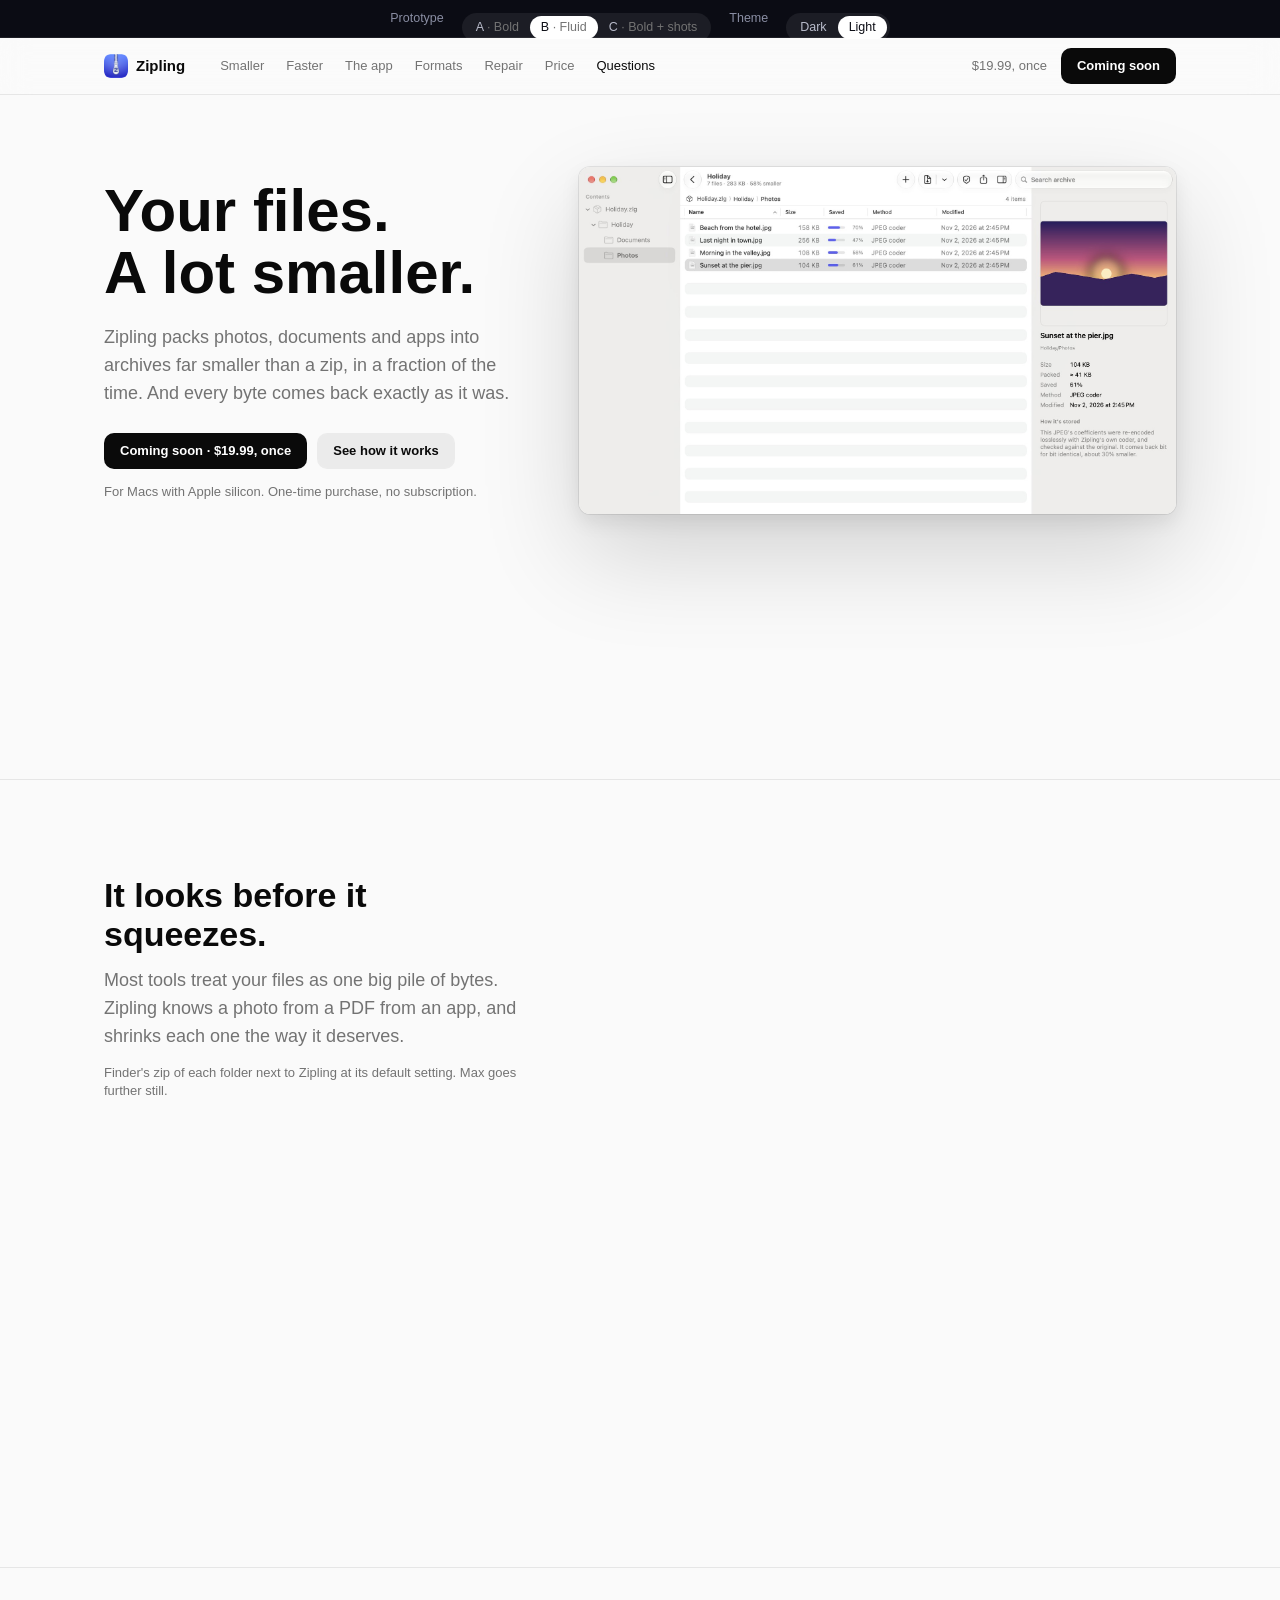
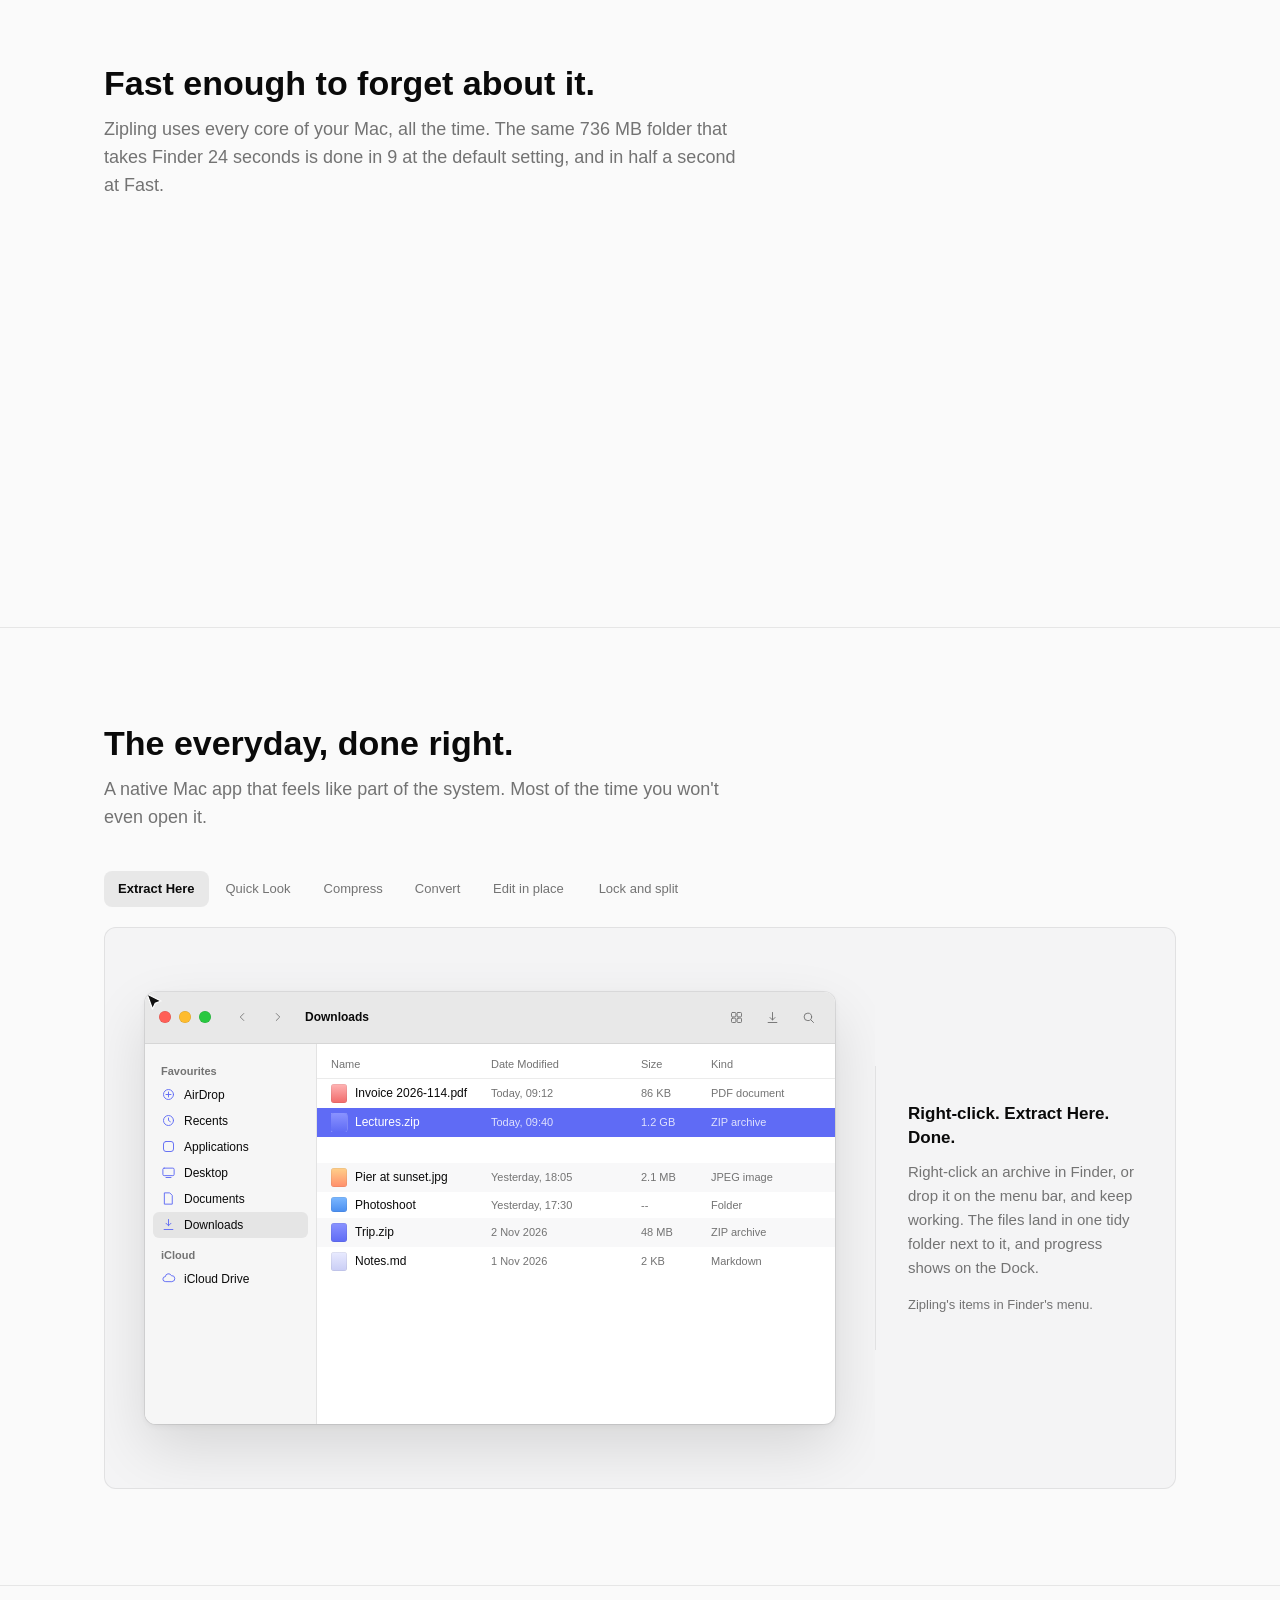
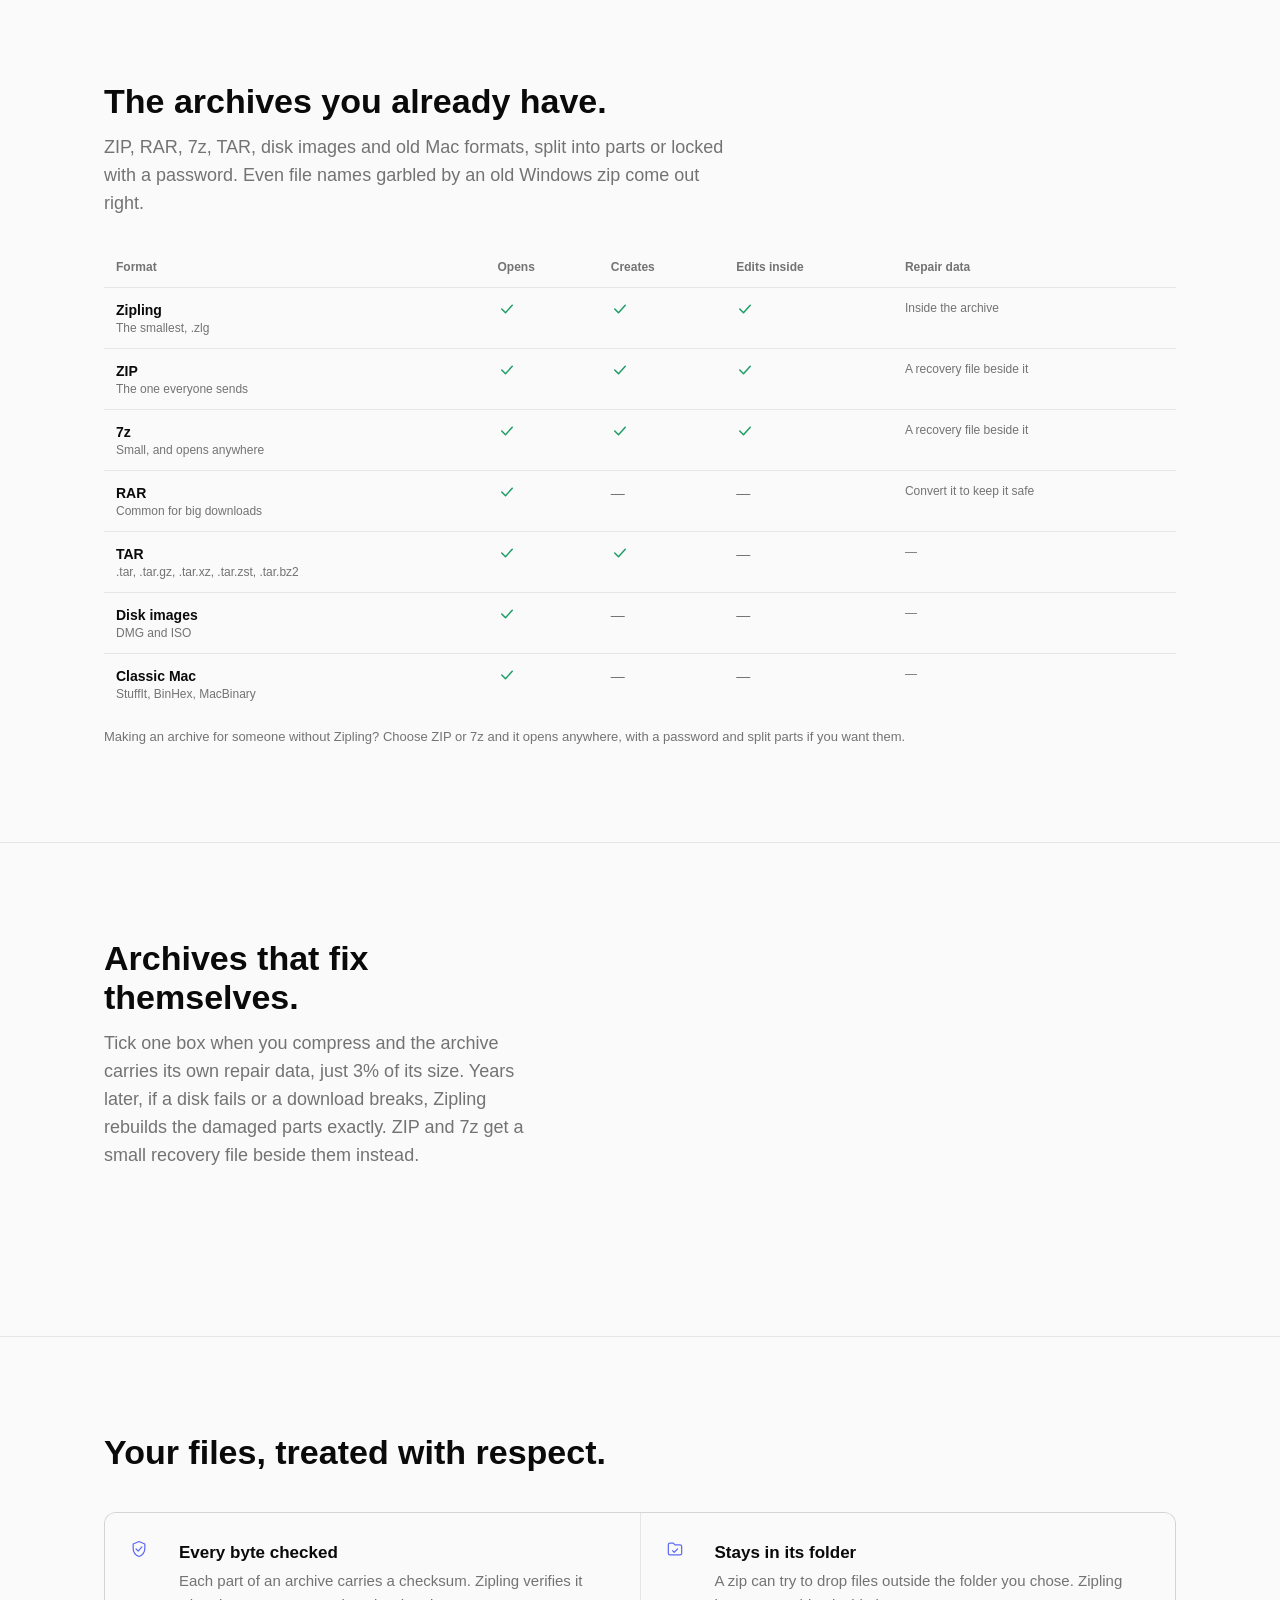
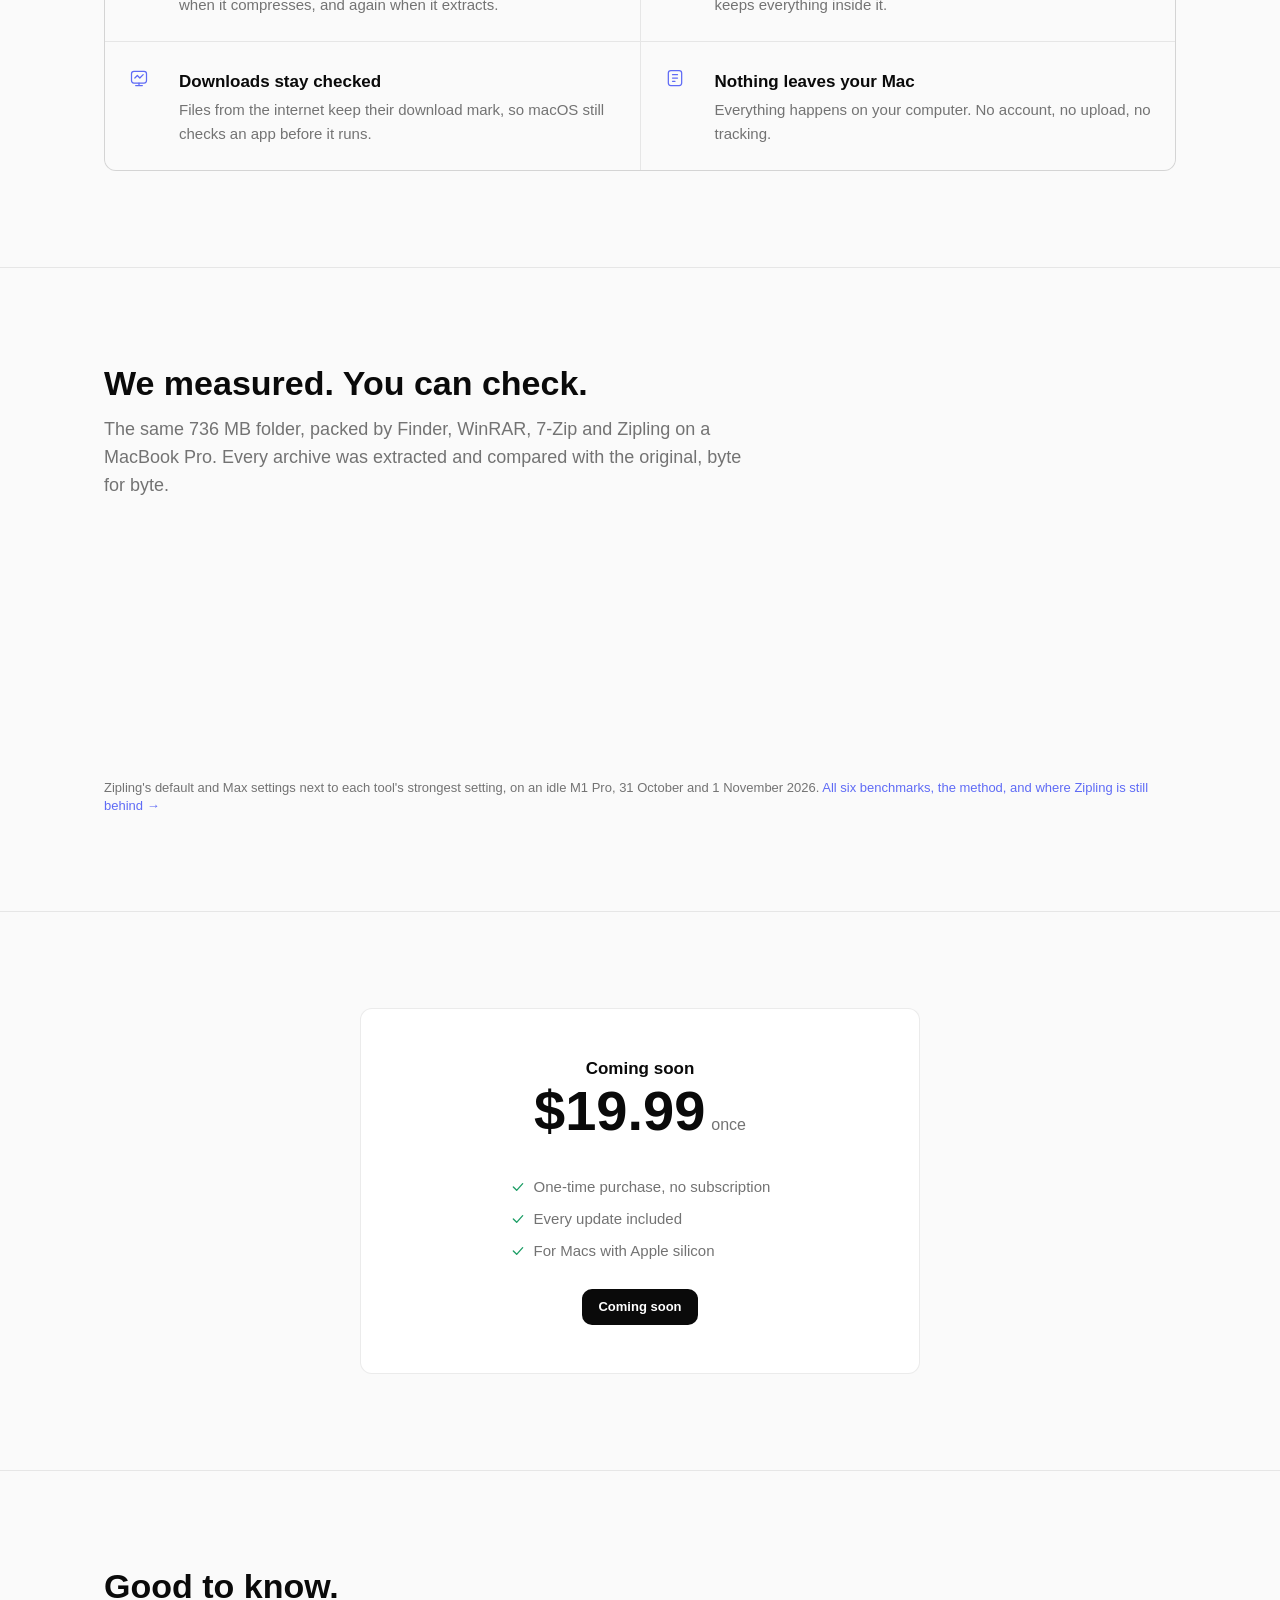
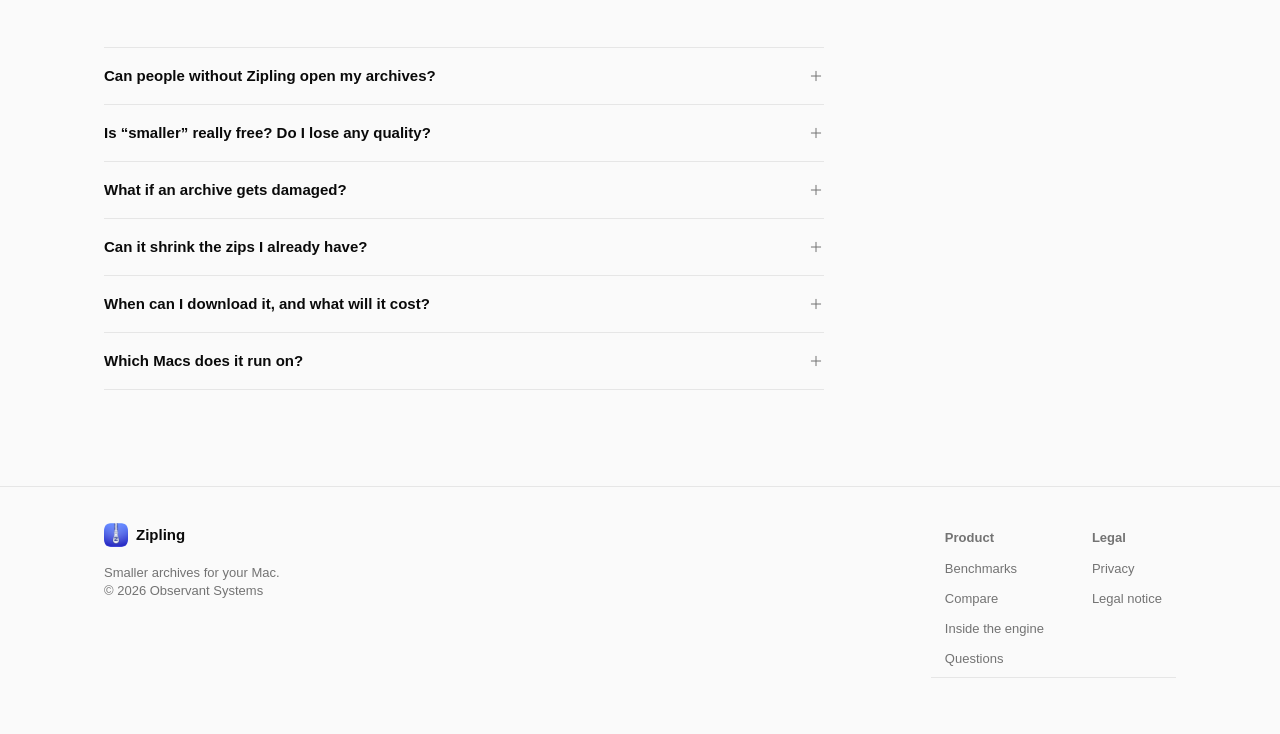
<file: b.html>
<!doctype html>
<html lang="en">
<head>
  <meta charset="utf-8">
  <meta name="viewport" content="width=device-width, initial-scale=1">
  <title>Zipling — Your files, a lot smaller</title>
  <meta name="description" content="Zipling packs photos, documents and apps into archives far smaller than a zip, in a fraction of the time, and brings every byte back exactly. Coming soon for Mac, $19.99 once.">
  <link rel="icon" href="assets/favicon.png" type="image/png">
  <link rel="stylesheet" href="b.css">
  <script>document.documentElement.classList.add("js")</script>
  <script src="switch.js" defer></script>
  <script src="b.js" defer></script>
</head>
<body data-variant="b">
  <a class="skip" href="#main">Skip to content</a>

  <header class="nav">
    <div class="wrap nav-in">
      <a class="brand" href="#top"><img src="assets/icon-512.png" alt=""><span>Zipling</span></a>
      <nav class="nav-links fh" aria-label="Site">
        <a href="#smaller" data-fh>Smaller</a>
        <a href="#speed" data-fh>Faster</a>
        <a href="#app" data-fh>The app</a>
        <a href="#formats" data-fh>Formats</a>
        <a href="#repair" data-fh>Repair</a>
        <a href="#price" data-fh>Price</a>
        <a href="#faq" data-fh>Questions</a>
      </nav>
      <div class="nav-right">
        <span class="caption muted nav-price">$19.99, once</span>
        <a class="btn btn-primary" href="#price">Coming soon</a>
      </div>
    </div>
  </header>

  <main id="main">

    <!-- Hero -->
    <section class="hero" id="top">
      <div class="wrap">
        <div class="hero-grid">
          <div>
            <h1 class="display rv" style="--i:0">Your files.<br>A lot smaller.</h1>
            <p class="lead rv" style="--i:1">Zipling packs photos, documents and apps into archives far smaller than a zip, in a fraction of the time. And every byte comes back exactly as it was.</p>
            <div class="actions rv" style="--i:2">
              <a class="btn btn-primary" href="#price">Coming soon · $19.99, once</a>
              <a class="btn btn-secondary" href="#smaller">See how it works</a>
            </div>
            <p class="caption muted fine rv" style="--i:3">For Macs with Apple silicon. One-time purchase, no subscription.</p>
          </div>
          <figure class="shot rv" style="--i:1" aria-label="A Zipling window showing a holiday folder's photos, 58% smaller, with a photo previewed in the inspector">
            <img src="shots/archive-light.jpg" alt="" width="2480" height="1440">
          </figure>
        </div>
        <div class="hair-grid facts rv" style="--i:3" data-scene="facts">
          <div><p class="fact-num num"><b data-count="41">0</b><small>%</small></p><p class="subtitle">Smaller than a zip</p><p class="caption muted cell-sub">On a real folder of photos, documents, apps and code, at the Max setting.</p></div>
          <div><p class="fact-num num"><b data-count="47">0</b><small>×</small></p><p class="subtitle">Faster than Finder</p><p class="caption muted cell-sub">At the Fast setting, the same 736 MB folder is packed in half a second.</p></div>
          <div><p class="fact-num num"><b data-count="100">0</b><small>%</small></p><p class="subtitle">Exactly your files</p><p class="caption muted cell-sub">Checked when you compress and again when you extract. Nothing is approximated.</p></div>
        </div>
      </div>
    </section>

    <!-- Why smaller -->
    <section class="section" id="smaller">
      <div class="wrap two">
        <div class="head rv">
          <h2 class="title">It looks before it squeezes.</h2>
          <p class="lead">Most tools treat your files as one big pile of bytes. Zipling knows a photo from a PDF from an app, and shrinks each one the way it deserves.</p>
          <p class="caption muted" style="margin-top:14px">Finder's zip of each folder next to Zipling at its default setting. Max goes further still.</p>
        </div>
        <div class="rows rv" data-scene="kinds">
          <div class="row">
            <span class="what">Photos</span><span class="delta">26% smaller</span>
            <span class="how">A JPEG is already squeezed, so zipping it barely helps. Zipling re-encodes the picture inside, then checks it is the same image, bit for bit.</span>
            <div class="bars"><div class="bar"><span>Zip from Finder</span><i style="--w:1"></i><b>93 MB</b></div><div class="bar"><span>Zipling</span><i class="us" style="--w:.74"></i><b>69 MB</b></div></div>
          </div>
          <div class="row">
            <span class="what">PDFs and screenshots</span><span class="delta">56% smaller</span>
            <span class="how">Documents and screenshots hide old, weak compression. Zipling undoes it and does it better, then puts the original back exactly.</span>
            <div class="bars"><div class="bar"><span>Zip from Finder</span><i style="--w:1"></i><b>50 MB</b></div><div class="bar"><span>Zipling</span><i class="us" style="--w:.44"></i><b>22 MB</b></div></div>
          </div>
          <div class="row">
            <span class="what">Mac apps</span><span class="delta">35% smaller</span>
            <span class="how">Apps are mostly code for Apple silicon. Zipling lines the code up so repeats stand out, and the whole bundle packs tighter.</span>
            <div class="bars"><div class="bar"><span>Zip from Finder</span><i style="--w:1"></i><b>87 MB</b></div><div class="bar"><span>Zipling</span><i class="us" style="--w:.65"></i><b>56 MB</b></div></div>
          </div>
          <div class="row">
            <span class="what">Code and text</span><span class="delta">62% smaller</span>
            <span class="how">Words and code repeat themselves. Zipling uses the strongest text compression there is, and still opens the archive in a blink.</span>
            <div class="bars"><div class="bar"><span>Zip from Finder</span><i style="--w:1"></i><b>25 MB</b></div><div class="bar"><span>Zipling</span><i class="us" style="--w:.38"></i><b>9.5 MB</b></div></div>
          </div>
        </div>
      </div>
    </section>

    <!-- Speed -->
    <section class="section" id="speed">
      <div class="wrap">
        <div class="head rv">
          <h2 class="title">Fast enough to forget about it.</h2>
          <p class="lead">Zipling uses every core of your Mac, all the time. The same 736 MB folder that takes Finder 24 seconds is done in 9 at the default setting, and in half a second at Fast.</p>
        </div>
        <div class="hair-grid rv" style="grid-template-columns: 1fr 1fr" data-scene="race">
          <div class="race">
            <div class="racehead"><span class="subtitle">Compressing the folder</span><span class="caption muted">shorter is better</span></div>
            <div class="bars">
              <div class="bar"><span>Finder</span><i style="--w:1;--t:4s"></i><b class="num"><span data-count="24.1" data-dec="1" data-dur="4000">0</span> s</b></div>
              <div class="bar"><span>Zipling</span><i class="us" style="--w:.365;--t:1.46s"></i><b class="num"><span data-count="8.8" data-dec="1" data-dur="1460">0</span> s</b></div>
              <div class="bar"><span>Zipling Fast</span><i class="us" style="--w:.03;--t:.12s"></i><b class="num"><span data-count="0.5" data-dec="1" data-dur="120">0</span> s</b></div>
            </div>
            <div class="racehead"><span class="subtitle">Opening it again</span><span class="caption muted">every file extracted</span></div>
            <div class="bars">
              <div class="bar"><span>Finder</span><i style="--w:1;--t:2.6s"></i><b class="num"><span data-count="7.9" data-dec="1" data-dur="2600">0</span> s</b></div>
              <div class="bar"><span>Zipling</span><i class="us" style="--w:.205;--t:.53s"></i><b class="num"><span data-count="1.6" data-dec="1" data-dur="530">0</span> s</b></div>
            </div>
          </div>
          <div class="later">
            <p class="subtitle">Fast now. Smaller later.</p>
            <p class="muted">Need it quick? Zipling makes the archive in seconds, then re-packs it at Max while your Mac is idle and plugged in. The smaller one is swapped in only once it has been checked.</p>
            <div class="switch-row"><span class="switch"><i></i></span><span class="caption">Shrink it to Max later, while the Mac is idle and plugged in</span></div>
            <div class="archive"><i class="fill"></i><span>Mac Backup.zlg</span><span class="num"><b data-count="192.6" data-from="281.1" data-dec="1" data-dur="1000" data-delay="2400">281.1</b> MB</span></div>
            <div class="when"><span style="--at:.5s">Mac is idle</span><span style="--at:.9s">Plugged in</span><span style="--at:1.3s">Re-packing at Max</span><span style="--at:3.6s">31% smaller, same files</span></div>
          </div>
        </div>
      </div>
    </section>

    <!-- The app -->
    <section class="section" id="app">
      <div class="wrap">
        <div class="head rv">
          <h2 class="title">The everyday, done right.</h2>
          <p class="lead">A native Mac app that feels like part of the system. Most of the time you won't even open it.</p>
        </div>
        <div class="rv-fade">
          <div class="tabs" role="tablist" data-tabs="app">
            <button class="tab on" role="tab" aria-selected="true"><span class="lbl"><span class="vis">Extract Here</span><span class="ghost" aria-hidden="true">Extract Here</span></span></button>
            <button class="tab" role="tab" aria-selected="false"><span class="lbl"><span class="vis">Quick Look</span><span class="ghost" aria-hidden="true">Quick Look</span></span></button>
            <button class="tab" role="tab" aria-selected="false"><span class="lbl"><span class="vis">Compress</span><span class="ghost" aria-hidden="true">Compress</span></span></button>
            <button class="tab" role="tab" aria-selected="false"><span class="lbl"><span class="vis">Convert</span><span class="ghost" aria-hidden="true">Convert</span></span></button>
            <button class="tab" role="tab" aria-selected="false"><span class="lbl"><span class="vis">Edit in place</span><span class="ghost" aria-hidden="true">Edit in place</span></span></button>
            <button class="tab" role="tab" aria-selected="false"><span class="lbl"><span class="vis">Lock and split</span><span class="ghost" aria-hidden="true">Lock and split</span></span></button>
          </div>
          <div class="stage" data-panels="app">

            <div class="panel on" role="tabpanel" data-scene="extract">
              <div class="panel-vis">
                <div class="mac" aria-label="A Finder window with Lectures.zip selected and Zipling's Extract Here chosen from the right-click menu">
                  <div class="mac-bar"><span class="lights"><i></i><i></i><i></i></span>
                    <span class="nav-btn"><svg viewBox="0 0 24 24"><path d="M15 6l-6 6 6 6"/></svg></span><span class="nav-btn"><svg viewBox="0 0 24 24"><path d="M9 6l6 6-6 6"/></svg></span>
                    <b>Downloads</b>
                    <span class="tools"><span><svg viewBox="0 0 24 24"><rect x="4" y="4" width="7" height="7" rx="1.5"/><rect x="13" y="4" width="7" height="7" rx="1.5"/><rect x="4" y="13" width="7" height="7" rx="1.5"/><rect x="13" y="13" width="7" height="7" rx="1.5"/></svg></span><span><svg viewBox="0 0 24 24"><path d="M12 4v12M8 12l4 4 4-4M5 20h14"/></svg></span><span><svg viewBox="0 0 24 24"><circle cx="11" cy="11" r="6"/><path d="M16 16l4 4"/></svg></span></span>
                  </div>
                  <div class="mac-body">
                    <aside class="side">
                      <h4>Favourites</h4>
                      <div><svg viewBox="0 0 24 24"><circle cx="12" cy="12" r="8"/><path d="M12 8v8M8 12h8"/></svg>AirDrop</div>
                      <div><svg viewBox="0 0 24 24"><circle cx="12" cy="12" r="8"/><path d="M12 8v4l3 2"/></svg>Recents</div>
                      <div><svg viewBox="0 0 24 24"><rect x="4" y="4" width="16" height="16" rx="4"/></svg>Applications</div>
                      <div><svg viewBox="0 0 24 24"><rect x="3" y="5" width="18" height="12" rx="2"/><path d="M8 20h8"/></svg>Desktop</div>
                      <div><svg viewBox="0 0 24 24"><path d="M6 3h8l4 4v14H6z"/></svg>Documents</div>
                      <div class="on"><svg viewBox="0 0 24 24"><path d="M12 4v10M8 10l4 4 4-4M5 20h14"/></svg>Downloads</div>
                      <h4>iCloud</h4>
                      <div><svg viewBox="0 0 24 24"><path d="M7 17a4 4 0 010-8 5 5 0 019.6-1.5A3.5 3.5 0 0118 17z"/></svg>iCloud Drive</div>
                    </aside>
                    <div class="list">
                      <div class="cols"><span>Name</span><span>Date Modified</span><span>Size</span><span>Kind</span></div>
                      <div class="file"><span class="nm"><i class="pdf"></i>Invoice 2026-114.pdf</span><span>Today, 09:12</span><span>86 KB</span><span>PDF document</span></div>
                      <div class="file sel"><span class="nm"><i class="zip"></i>Lectures.zip</span><span>Today, 09:40</span><span>1.2 GB</span><span>ZIP archive</span></div>
                      <div class="file new"><span class="nm"><i class="fold"></i>Lectures</span><span>Today, 09:41</span><span>--</span><span>Folder</span></div>
                      <div class="file"><span class="nm"><i class="img"></i>Pier at sunset.jpg</span><span>Yesterday, 18:05</span><span>2.1 MB</span><span>JPEG image</span></div>
                      <div class="file"><span class="nm"><i class="fold"></i>Photoshoot</span><span>Yesterday, 17:30</span><span>--</span><span>Folder</span></div>
                      <div class="file"><span class="nm"><i class="zip"></i>Trip.zip</span><span>2 Nov 2026</span><span>48 MB</span><span>ZIP archive</span></div>
                      <div class="file"><span class="nm"><i></i>Notes.md</span><span>1 Nov 2026</span><span>2 KB</span><span>Markdown</span></div>
                    </div>
                  </div>
                  <div class="ctx" aria-hidden="true">
                    <div>Open</div><div>Open With</div>
                    <hr>
                    <div class="zl"><i></i>Open in Zipling</div><div class="zl hi"><i></i>Extract Here</div><div class="zl"><i></i>Extract To…</div><div class="zl"><i></i>Convert…</div>
                    <hr>
                    <div>Move to Trash</div>
                    <hr>
                    <div>Get Info</div><div>Rename</div><div>Compress “Lectures.zip”</div><div>Duplicate</div><div>Quick Look</div>
                  </div>
                  <span class="cursor" aria-hidden="true"><svg viewBox="0 0 18 22"><path d="M2 2l5.5 15 2.6-5.6L16 9z"/></svg></span>
                </div>
              </div>
              <div class="panel-copy">
                <p class="subtitle">Right-click. Extract Here. Done.</p>
                <p class="lead">Right-click an archive in Finder, or drop it on the menu bar, and keep working. The files land in one tidy folder next to it, and progress shows on the Dock.</p>
                <p class="caption muted">Zipling's items in Finder's menu.</p>
              </div>
            </div>

            <div class="panel" role="tabpanel" data-scene="ql">
              <div class="panel-vis">
                <figure class="frame ql"><img src="shots/quicklook-light.jpg" alt="Quick Look showing a sunset photo straight from a Zipling archive" width="2836" height="1964"></figure>
                <kbd class="keycap" aria-hidden="true">space</kbd>
              </div>
              <div class="panel-copy">
                <p class="subtitle">Press Space. See inside.</p>
                <p class="lead">In Finder, press Space on an archive to see what is inside and how big each file is. In Zipling, Space previews any file straight from the archive, and the arrow keys walk through the rest.</p>
                <p class="caption muted">A real preview, from inside Holiday.zlg.</p>
              </div>
            </div>

            <div class="panel" role="tabpanel" data-scene="compress">
              <div class="panel-vis">
                <figure class="frame sheet"><img src="shots/compress-light.jpg" alt="The compress sheet: format, Auto, Fast, Balanced and Max, shrink later, recovery, and the size before you start" width="1200" height="1090"></figure>
              </div>
              <div class="panel-copy">
                <p class="subtitle">One sheet, every choice.</p>
                <p class="lead">Pick a format, pick Fast, Balanced or Max, and see the size before you press Compress. Tick Recovery and the archive can repair itself years later.</p>
                <p class="caption muted">The compress sheet, as it is in the app.</p>
              </div>
            </div>

            <div class="panel" role="tabpanel" data-scene="convert">
              <div class="panel-vis">
                <div class="sheet-mock" aria-label="Converting Mixed.zip into a Zipling archive: 325 MB becomes 214 MB">
                  <div class="sh-head"><i></i><div><b>Convert “Mixed.zip”</b><span>ZIP · 48 files · 325 MB</span></div></div>
                  <div class="seg"><span class="on">Zipling</span><span>ZIP</span><span>7z</span><span>TAR.XZ</span></div>
                  <div class="est"><span>Mixed.zlg</span><span><b class="num">214 MB</b> <span class="delta">34% smaller</span></span></div>
                  <p class="caption muted" style="margin-top:12px">The old archive goes to the Trash only once the new one is checked.</p>
                  <div class="sh-foot"><span>Cancel</span><span class="go">Convert</span></div>
                </div>
              </div>
              <div class="panel-copy">
                <p class="subtitle">Make old zips smaller.</p>
                <p class="lead">Convert turns a ZIP, 7z or RAR you already have into a Zipling archive, or a Zipling archive into a zip for someone else. The new size shows before you start.</p>
                <p class="caption muted">Drawn to match the app.</p>
              </div>
            </div>

            <div class="panel" role="tabpanel" data-scene="edit">
              <div class="panel-vis">
                <figure class="frame"><img src="shots/archive-light.jpg" alt="An open Zipling archive" width="2480" height="1440"></figure>
                <span class="note" style="--at:.6s; left: 60px; top: 150px"><i></i>Notes.md added</span>
                <span class="note" style="--at:1.4s; right: 60px; bottom: 70px"><i></i>Saved in place, nothing re-zipped</span>
              </div>
              <div class="panel-copy">
                <p class="subtitle">Change an archive without unpacking it.</p>
                <p class="lead">Drop files into an open archive, or delete some. Zipling saves the change where it is, with no extracting and no re-zipping.</p>
                <p class="caption muted">Works for Zipling archives, ZIP and 7z.</p>
              </div>
            </div>

            <div class="panel" role="tabpanel" data-scene="lock">
              <div class="panel-vis">
                <div class="sheet-mock" aria-label="Compressing a folder as a ZIP with a password and 100 MB parts">
                  <div class="sh-head"><i class="zip"></i><div><b>Compress “Tax 2026”</b><span>14 files · 48 MB</span></div></div>
                  <div class="seg"><span>Zipling</span><span class="on">ZIP</span><span>7z</span><span>TAR.XZ</span></div>
                  <p class="caption muted" style="margin-top:10px">Opens anywhere. AES-256 when locked.</p>
                  <div class="opt"><span class="switch"><i></i></span><span>Password</span><span class="muted dots">••••••••••</span></div>
                  <div class="opt"><span class="switch" style="--d:.5s"><i></i></span><span>Split into parts</span><span class="muted" style="margin-left:auto">100 MB each</span></div>
                  <div class="parts"><span style="--at:1.1s">Tax 2026.zip.001</span><span style="--at:1.25s">.002</span><span style="--at:1.4s">.003</span></div>
                  <div class="sh-foot"><span>Cancel</span><span class="go">Compress</span></div>
                </div>
              </div>
              <div class="panel-copy">
                <p class="subtitle">A password, or parts.</p>
                <p class="lead">ZIP and 7z archives with a password for anything private, or split into parts of any size for an email limit or an old USB stick.</p>
                <p class="caption muted">Drawn to match the app.</p>
              </div>
            </div>

          </div>
        </div>
      </div>
    </section>

    <!-- Formats -->
    <section class="section" id="formats">
      <div class="wrap">
        <div class="head rv">
          <h2 class="title">The archives you already have.</h2>
          <p class="lead">ZIP, RAR, 7z, TAR, disk images and old Mac formats, split into parts or locked with a password. Even file names garbled by an old Windows zip come out right.</p>
        </div>
        <div class="rv-fade">
          <table class="ff">
            <thead><tr><th>Format</th><th>Opens</th><th>Creates</th><th>Edits inside</th><th>Repair data</th></tr></thead>
            <tbody>
              <tr><td>Zipling<small>The smallest, .zlg</small></td><td class="yes"><svg viewBox="0 0 24 24"><path d="M5 12l5 5 9-10"/></svg></td><td class="yes"><svg viewBox="0 0 24 24"><path d="M5 12l5 5 9-10"/></svg></td><td class="yes"><svg viewBox="0 0 24 24"><path d="M5 12l5 5 9-10"/></svg></td><td class="note-cell">Inside the archive</td></tr>
              <tr><td>ZIP<small>The one everyone sends</small></td><td class="yes"><svg viewBox="0 0 24 24"><path d="M5 12l5 5 9-10"/></svg></td><td class="yes"><svg viewBox="0 0 24 24"><path d="M5 12l5 5 9-10"/></svg></td><td class="yes"><svg viewBox="0 0 24 24"><path d="M5 12l5 5 9-10"/></svg></td><td class="note-cell">A recovery file beside it</td></tr>
              <tr><td>7z<small>Small, and opens anywhere</small></td><td class="yes"><svg viewBox="0 0 24 24"><path d="M5 12l5 5 9-10"/></svg></td><td class="yes"><svg viewBox="0 0 24 24"><path d="M5 12l5 5 9-10"/></svg></td><td class="yes"><svg viewBox="0 0 24 24"><path d="M5 12l5 5 9-10"/></svg></td><td class="note-cell">A recovery file beside it</td></tr>
              <tr><td>RAR<small>Common for big downloads</small></td><td class="yes"><svg viewBox="0 0 24 24"><path d="M5 12l5 5 9-10"/></svg></td><td class="no">—</td><td class="no">—</td><td class="note-cell">Convert it to keep it safe</td></tr>
              <tr><td>TAR<small>.tar, .tar.gz, .tar.xz, .tar.zst, .tar.bz2</small></td><td class="yes"><svg viewBox="0 0 24 24"><path d="M5 12l5 5 9-10"/></svg></td><td class="yes"><svg viewBox="0 0 24 24"><path d="M5 12l5 5 9-10"/></svg></td><td class="no">—</td><td class="note-cell">—</td></tr>
              <tr><td>Disk images<small>DMG and ISO</small></td><td class="yes"><svg viewBox="0 0 24 24"><path d="M5 12l5 5 9-10"/></svg></td><td class="no">—</td><td class="no">—</td><td class="note-cell">—</td></tr>
              <tr><td>Classic Mac<small>StuffIt, BinHex, MacBinary</small></td><td class="yes"><svg viewBox="0 0 24 24"><path d="M5 12l5 5 9-10"/></svg></td><td class="no">—</td><td class="no">—</td><td class="note-cell">—</td></tr>
            </tbody>
          </table>
          <p class="caption muted" style="margin-top:14px">Making an archive for someone without Zipling? Choose ZIP or 7z and it opens anywhere, with a password and split parts if you want them.</p>
        </div>
      </div>
    </section>

    <!-- Repair -->
    <section class="section" id="repair">
      <div class="wrap two">
        <div class="head rv">
          <h2 class="title">Archives that fix themselves.</h2>
          <p class="lead">Tick one box when you compress and the archive carries its own repair data, just 3% of its size. Years later, if a disk fails or a download breaks, Zipling rebuilds the damaged parts exactly. ZIP and 7z get a small recovery file beside them instead.</p>
        </div>
        <div class="repair rv" data-scene="repair" aria-label="A damaged Zipling archive being repaired">
          <div class="head-row"><b>Holiday.zlg</b><span class="state bad">7 parts damaged</span><span class="state good">Repaired, byte for byte</span></div>
          <div class="grid-wrap"><div class="grid" aria-hidden="true"></div><span class="sweep" aria-hidden="true"></span></div>
          <div class="head-row" style="margin-top:16px;margin-bottom:0"><span class="caption">Repair data inside</span><span class="caption muted">3% of its size</span></div>
          <div class="parity" aria-hidden="true"></div>
          <p class="caption muted cap">If more is damaged than the repair data can cover, Zipling says exactly which files are lost instead of guessing.</p>
        </div>
      </div>
    </section>

    <!-- Safe -->
    <section class="section" id="safe">
      <div class="wrap">
        <div class="head rv">
          <h2 class="title">Your files, treated with respect.</h2>
        </div>
        <div class="hair-grid safes rv" style="grid-template-columns: 1fr 1fr">
          <div><svg viewBox="0 0 24 24"><path d="M12 3l7 3v5c0 4.5-3 8.3-7 10-4-1.7-7-5.5-7-10V6l7-3z"/><path d="M8.5 12l2.5 2.5 4.5-5"/></svg><div><p class="subtitle">Every byte checked</p><p class="muted">Each part of an archive carries a checksum. Zipling verifies it when it compresses, and again when it extracts.</p></div></div>
          <div><svg viewBox="0 0 24 24"><path d="M4 7a2 2 0 012-2h4l2 2h6a2 2 0 012 2v8a2 2 0 01-2 2H6a2 2 0 01-2-2V7z"/><path d="M9 14l2 2 4-4"/></svg><div><p class="subtitle">Stays in its folder</p><p class="muted">A zip can try to drop files outside the folder you chose. Zipling keeps everything inside it.</p></div></div>
          <div><svg viewBox="0 0 24 24"><rect x="3" y="4" width="18" height="14" rx="3"/><path d="M8 21h8M12 18v3M7 12l3-3 3 3 4-4"/></svg><div><p class="subtitle">Downloads stay checked</p><p class="muted">Files from the internet keep their download mark, so macOS still checks an app before it runs.</p></div></div>
          <div><svg viewBox="0 0 24 24"><rect x="4" y="3" width="16" height="18" rx="3"/><path d="M9 8h6M9 12h6M9 16h3"/></svg><div><p class="subtitle">Nothing leaves your Mac</p><p class="muted">Everything happens on your computer. No account, no upload, no tracking.</p></div></div>
        </div>
      </div>
    </section>

    <!-- Numbers -->
    <section class="section" id="numbers">
      <div class="wrap">
        <div class="head rv">
          <h2 class="title">We measured. You can check.</h2>
          <p class="lead">The same 736 MB folder, packed by Finder, WinRAR, 7-Zip and Zipling on a MacBook Pro. Every archive was extracted and compared with the original, byte for byte.</p>
        </div>
        <div class="legend rv-fade" aria-hidden="true"><span><i class="sw us"></i>Zipling</span><span><i class="sw"></i>Other tools</span></div>
        <div class="hair-grid rv" style="grid-template-columns: 1fr 1fr" data-scene="charts">
          <div class="chart">
            <div class="racehead"><span class="subtitle">Archive size</span><span class="caption muted">smaller is better</span></div>
            <div class="bars">
              <div class="bar"><span>Finder</span><i style="--w:1"></i><b>325 MB</b></div>
              <div class="bar"><span>WinRAR Best</span><i style="--w:.762"></i><b>247 MB</b></div>
              <div class="bar"><span>7-Zip Ultra</span><i style="--w:.724"></i><b>235 MB</b></div>
              <div class="bar"><span>Zipling</span><i class="us" style="--w:.66"></i><b>214 MB</b></div>
              <div class="bar"><span>Zipling Max</span><i class="us" style="--w:.593"></i><b>193 MB</b></div>
            </div>
          </div>
          <div class="chart">
            <div class="racehead"><span class="subtitle">Time to compress</span><span class="caption muted">shorter is better</span></div>
            <div class="bars">
              <div class="bar"><span>Finder</span><i style="--w:.497"></i><b>24.1 s</b></div>
              <div class="bar"><span>WinRAR Best</span><i style="--w:.445"></i><b>21.6 s</b></div>
              <div class="bar"><span>7-Zip Ultra</span><i style="--w:1"></i><b>48.5 s</b></div>
              <div class="bar"><span>Zipling</span><i class="us" style="--w:.181"></i><b>8.8 s</b></div>
              <div class="bar"><span>Zipling Max</span><i class="us" style="--w:.398"></i><b>19.3 s</b></div>
            </div>
          </div>
        </div>
        <p class="caption muted rv-fade" style="margin-top:14px">Zipling's default and Max settings next to each tool's strongest setting, on an idle M1 Pro, 31 October and 1 November 2026. <a href="https://www.zipling.app/benchmarks.html" style="color:var(--accent)">All six benchmarks, the method, and where Zipling is still behind →</a></p>
      </div>
    </section>

    <!-- Price -->
    <section class="section" id="price">
      <div class="wrap">
        <div class="price-card rv">
          <p class="subtitle">Coming soon</p>
          <p class="amount num">$19.99<small>once</small></p>
          <ul>
            <li><svg viewBox="0 0 24 24"><path d="M5 12l5 5 9-10"/></svg>One-time purchase, no subscription</li>
            <li><svg viewBox="0 0 24 24"><path d="M5 12l5 5 9-10"/></svg>Every update included</li>
            <li><svg viewBox="0 0 24 24"><path d="M5 12l5 5 9-10"/></svg>For Macs with Apple silicon</li>
          </ul>
          <span class="btn btn-primary" aria-disabled="true">Coming soon</span>
        </div>
      </div>
    </section>

    <!-- FAQ -->
    <section class="section" id="faq">
      <div class="wrap">
        <div class="head rv"><h2 class="title">Good to know.</h2></div>
        <div class="faq-list fh rv-fade" data-nearest>
          <details><summary data-fh>Can people without Zipling open my archives?<svg viewBox="0 0 24 24"><path d="M12 5v14M5 12h14"/></svg></summary><p>Yes. Zipling's own format gives you the smallest archive. When you share with someone who doesn't have Zipling, choose ZIP or 7z instead and it opens anywhere, with a password and split parts if you like.</p></details>
          <details><summary data-fh>Is “smaller” really free? Do I lose any quality?<svg viewBox="0 0 24 24"><path d="M12 5v14M5 12h14"/></svg></summary><p>Nothing is lost. A photo comes back as the exact same file, bit for bit, not a re-saved copy. Zipling proves it to itself: it rebuilds each original while compressing, before keeping the smaller form, and checks every part again when extracting.</p></details>
          <details><summary data-fh>What if an archive gets damaged?<svg viewBox="0 0 24 24"><path d="M12 5v14M5 12h14"/></svg></summary><p>If you added repair data when you made it, Zipling rebuilds the damaged parts exactly, even when the end of the file is missing. If the damage is beyond what the repair data covers, it tells you which files are lost instead of guessing.</p></details>
          <details><summary data-fh>Can it shrink the zips I already have?<svg viewBox="0 0 24 24"><path d="M12 5v14M5 12h14"/></svg></summary><p>Yes. Convert turns any archive Zipling opens into a Zipling archive, or into a tighter ZIP or 7z. It shows the new size before you start and checks the result before it offers to trash the old one.</p></details>
          <details><summary data-fh>When can I download it, and what will it cost?<svg viewBox="0 0 24 24"><path d="M12 5v14M5 12h14"/></svg></summary><p>Not yet. Zipling is in active development. It will cost $19.99, paid once: no subscription, and updates are included.</p></details>
          <details><summary data-fh>Which Macs does it run on?<svg viewBox="0 0 24 24"><path d="M12 5v14M5 12h14"/></svg></summary><p>Macs with Apple silicon.</p></details>
        </div>
      </div>
    </section>

  </main>

  <footer class="footer">
    <div class="wrap footer-in">
      <div>
        <a class="brand" href="#top"><img src="assets/icon-512.png" alt=""><span>Zipling</span></a>
        <p class="caption muted" style="margin-top:10px">Smaller archives for your Mac.<br>© 2026 Observant Systems</p>
      </div>
      <nav class="cols" aria-label="Footer">
        <div><h3>Product</h3><a href="https://www.zipling.app/benchmarks.html">Benchmarks</a><a href="https://www.zipling.app/compare.html">Compare</a><a href="https://www.zipling.app/arca.html">Inside the engine</a><a href="#faq">Questions</a></div>
        <div><h3>Legal</h3><a href="https://www.zipling.app/privacy.html">Privacy</a><a href="https://www.zipling.app/legal.html">Legal notice</a></div>
      </nav>
    </div>
  </footer>
</body>
</html>
</file>
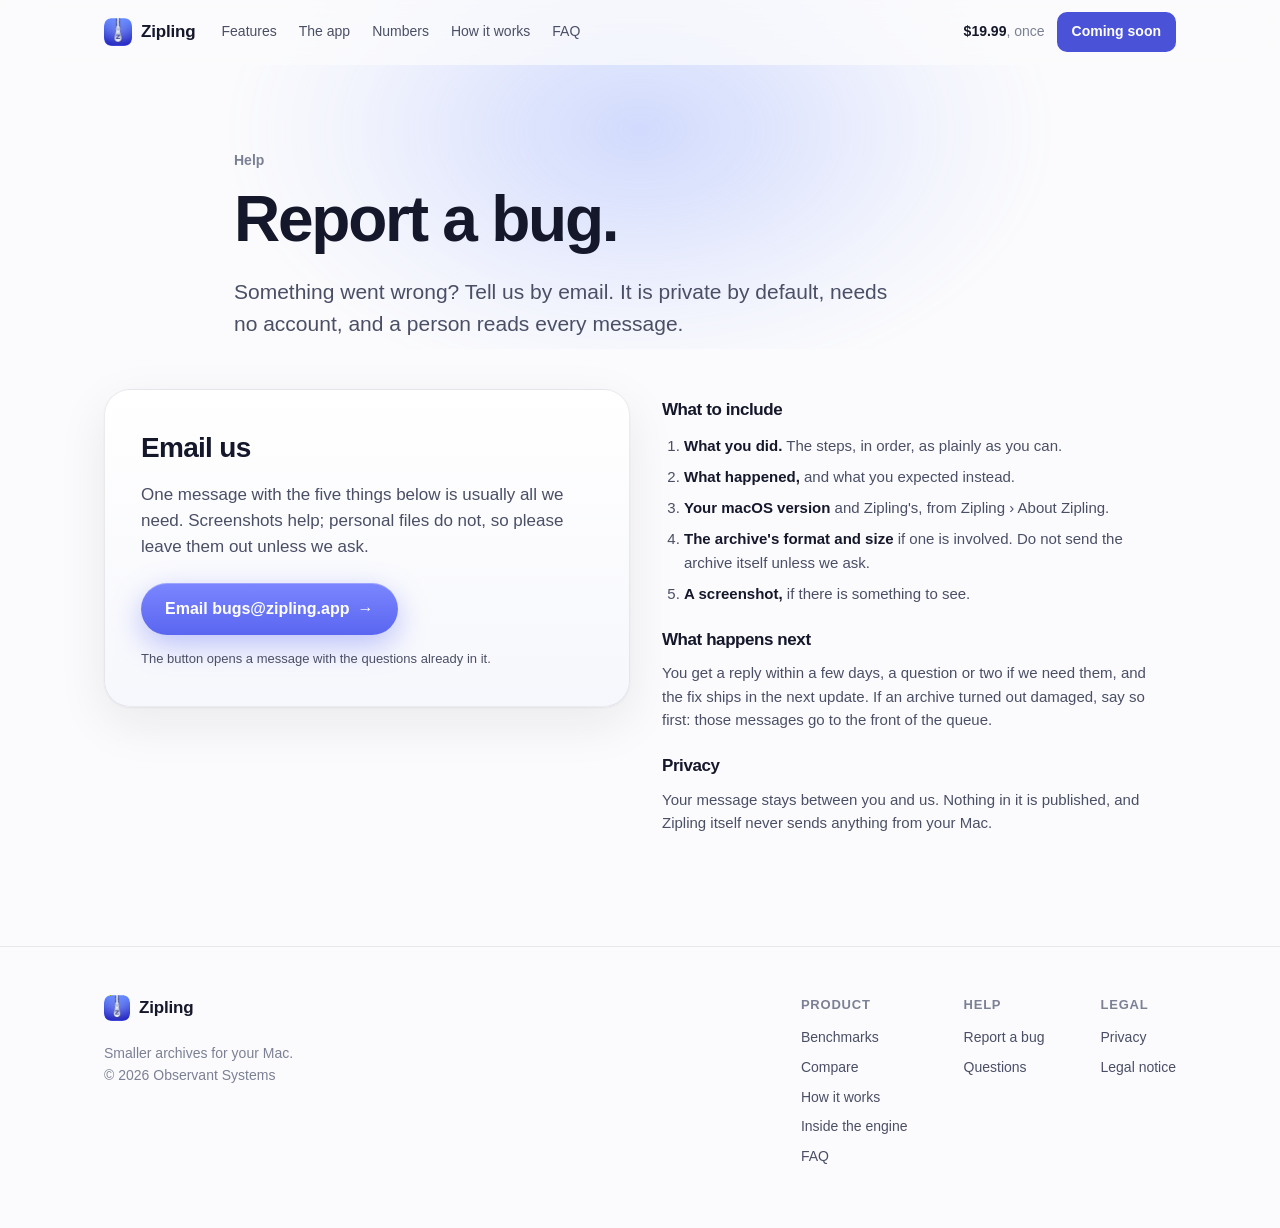
<file: bug.html>
<!doctype html>
<html lang="en">
<head>
  <meta charset="utf-8">
  <meta name="viewport" content="width=device-width, initial-scale=1">
  <title>Report a bug — Zipling</title>
  <meta name="description" content="Found something wrong in Zipling? Here is how to tell us, what to include, and what happens next.">
  <link rel="icon" href="assets/favicon.png" type="image/png">
  <link rel="stylesheet" href="next.css">
  <link rel="stylesheet" href="c.css">
  <link rel="stylesheet" href="tour.css">
  <link rel="stylesheet" href="pages.css">
  <script>document.documentElement.classList.add("js")</script>
  <script src="next.js" defer></script>
</head>
<body>
  <a class="skip" href="#main">Skip to content</a>
  <header class="nav">
    <div class="nav-inner">
      <a class="brand" href="index.html" aria-label="Zipling home"><img src="assets/icon-512.png" alt="" width="28" height="28"><span>Zipling</span></a>
      <nav aria-label="Site">
        <a href="index.html#tour">Features</a>
        <a href="index.html#app">The app</a>
        <a href="index.html#numbers">Numbers</a>
        <a href="how.html">How it works</a>
        <a href="index.html#faq">FAQ</a>
      </nav>
      <div class="nav-right">
        <span class="nav-price"><b>$19.99</b>, once</span>
        <a class="nav-cta" href="index.html#get">Coming soon</a>
      </div>
    </div>
  </header>

  <main id="main">
    <section class="page-hero small">
      <div class="glow" aria-hidden="true"></div>
      <div class="wrap">
        <p class="kicker reveal">Help</p>
        <h1 class="reveal">Report a bug.</h1>
        <p class="lede reveal">Something went wrong? Tell us by email. It is private by default, needs no account, and a person reads every message.</p>
      </div>
    </section>

    <section class="section bug">
      <div class="wrap bug-grid">
        <div class="bug-card reveal">
          <h2>Email us</h2>
          <p>One message with the five things below is usually all we need. Screenshots help; personal files do not, so please leave them out unless we ask.</p>
          <a class="btn btn-primary" href="mailto:bugs@zipling.app?subject=Zipling%20bug&body=What%20I%20did%3A%0A%0AWhat%20happened%3A%0A%0AWhat%20I%20expected%3A%0A%0AmacOS%20version%3A%0AZipling%20version%20(Zipling%20%E2%80%BA%20About%20Zipling)%3A%0AArchive%20format%20and%20size%2C%20if%20one%20is%20involved%3A%0A">Email bugs@zipling.app <span aria-hidden="true">→</span></a>
          <p class="fine">The button opens a message with the questions already in it.</p>
        </div>
        <div class="bug-side reveal" style="--d:.08s">
          <h3>What to include</h3>
          <ol class="steps">
            <li><b>What you did.</b> The steps, in order, as plainly as you can.</li>
            <li><b>What happened,</b> and what you expected instead.</li>
            <li><b>Your macOS version</b> and Zipling's, from Zipling › About Zipling.</li>
            <li><b>The archive's format and size</b> if one is involved. Do not send the archive itself unless we ask.</li>
            <li><b>A screenshot,</b> if there is something to see.</li>
          </ol>
          <h3>What happens next</h3>
          <p>You get a reply within a few days, a question or two if we need them, and the fix ships in the next update. If an archive turned out damaged, say so first: those messages go to the front of the queue.</p>
          <h3>Privacy</h3>
          <p>Your message stays between you and us. Nothing in it is published, and Zipling itself never sends anything from your Mac.</p>
        </div>
      </div>
    </section>
  </main>

  <footer class="footer">
    <div class="wrap footer-inner">
      <div class="footer-brand">
        <a class="brand" href="index.html"><img src="assets/icon-512.png" alt="" width="26" height="26"><span>Zipling</span></a>
        <p>Smaller archives for your Mac.<br>© 2026 Observant Systems</p>
      </div>
      <nav class="footer-cols" aria-label="Footer">
        <div><h3>Product</h3><a href="benchmarks.html">Benchmarks</a><a href="compare.html">Compare</a><a href="how.html">How it works</a><a href="arca.html">Inside the engine</a><a href="index.html#faq">FAQ</a></div>
        <div><h3>Help</h3><a href="bug.html">Report a bug</a><a href="index.html#faq">Questions</a></div>
        <div><h3>Legal</h3><a href="privacy.html">Privacy</a><a href="legal.html">Legal notice</a></div>
      </nav>
    </div>
  </footer>
</body>
</html>
</file>
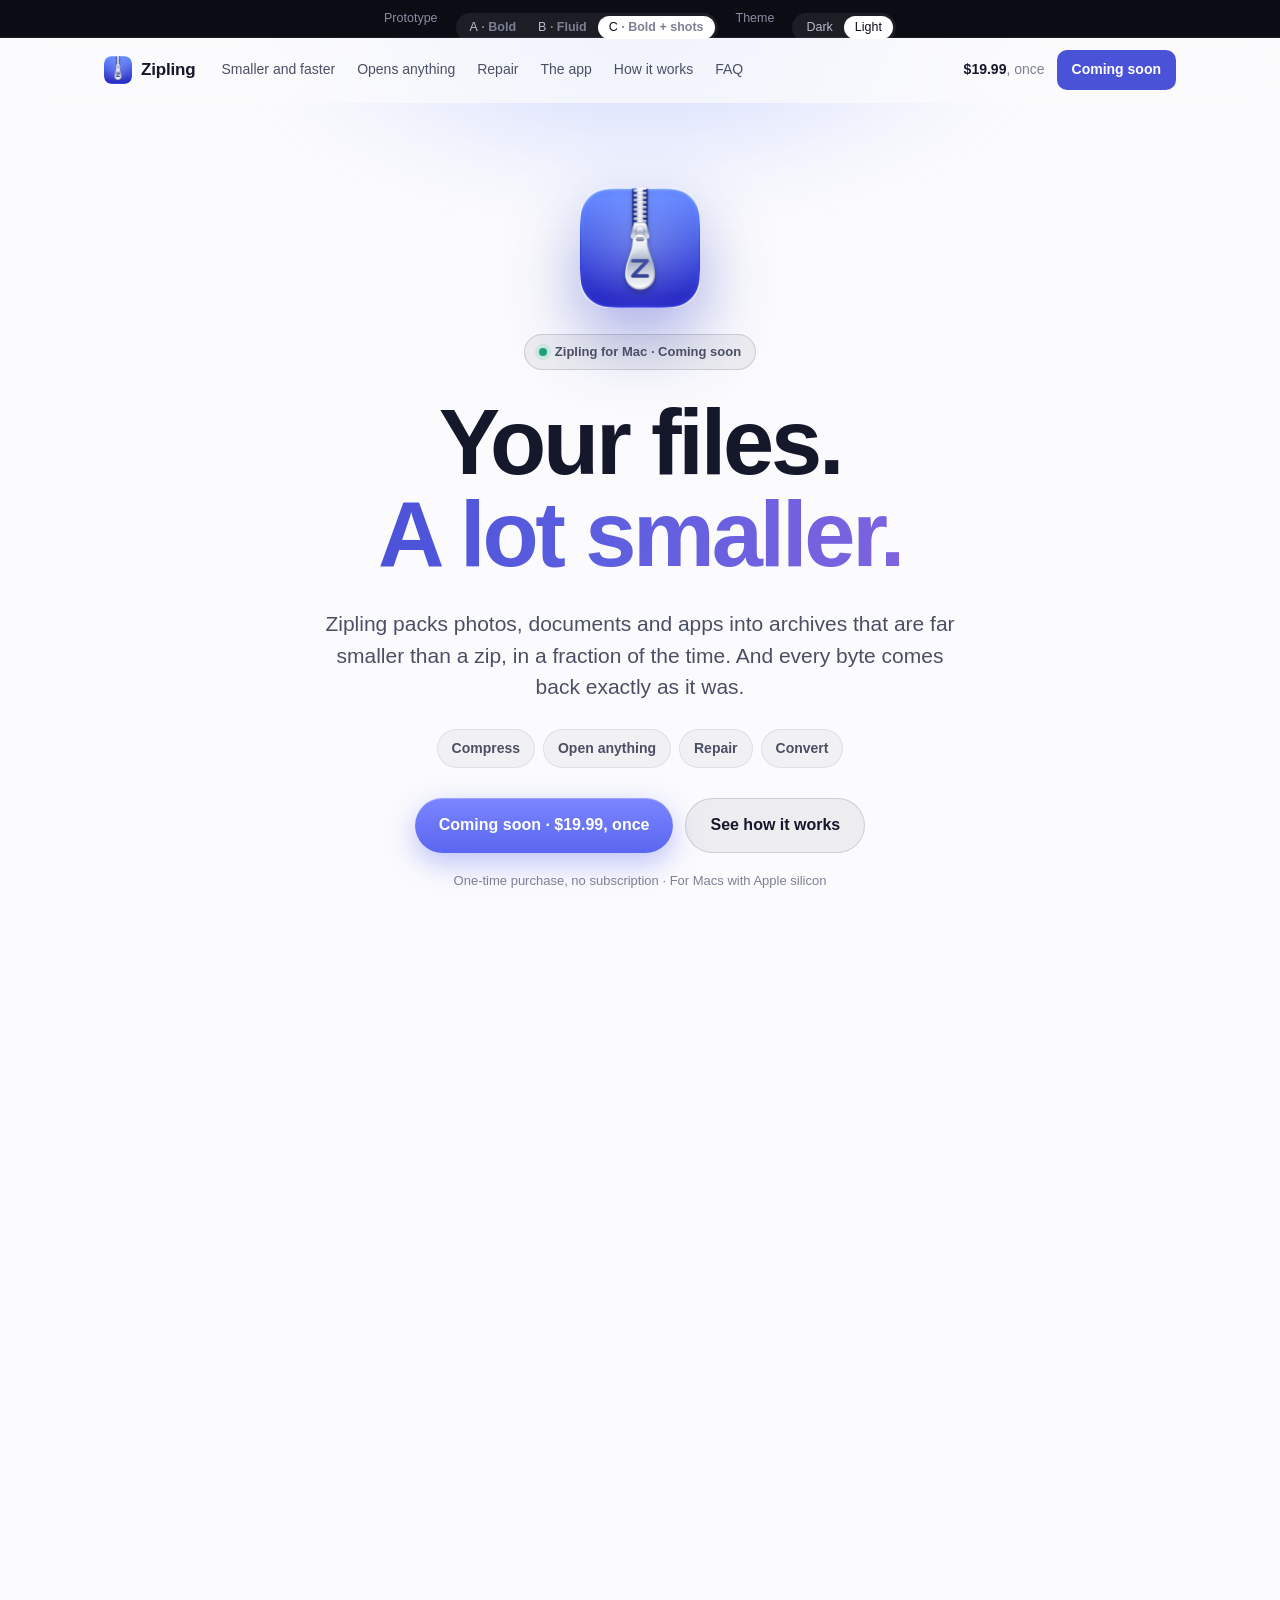
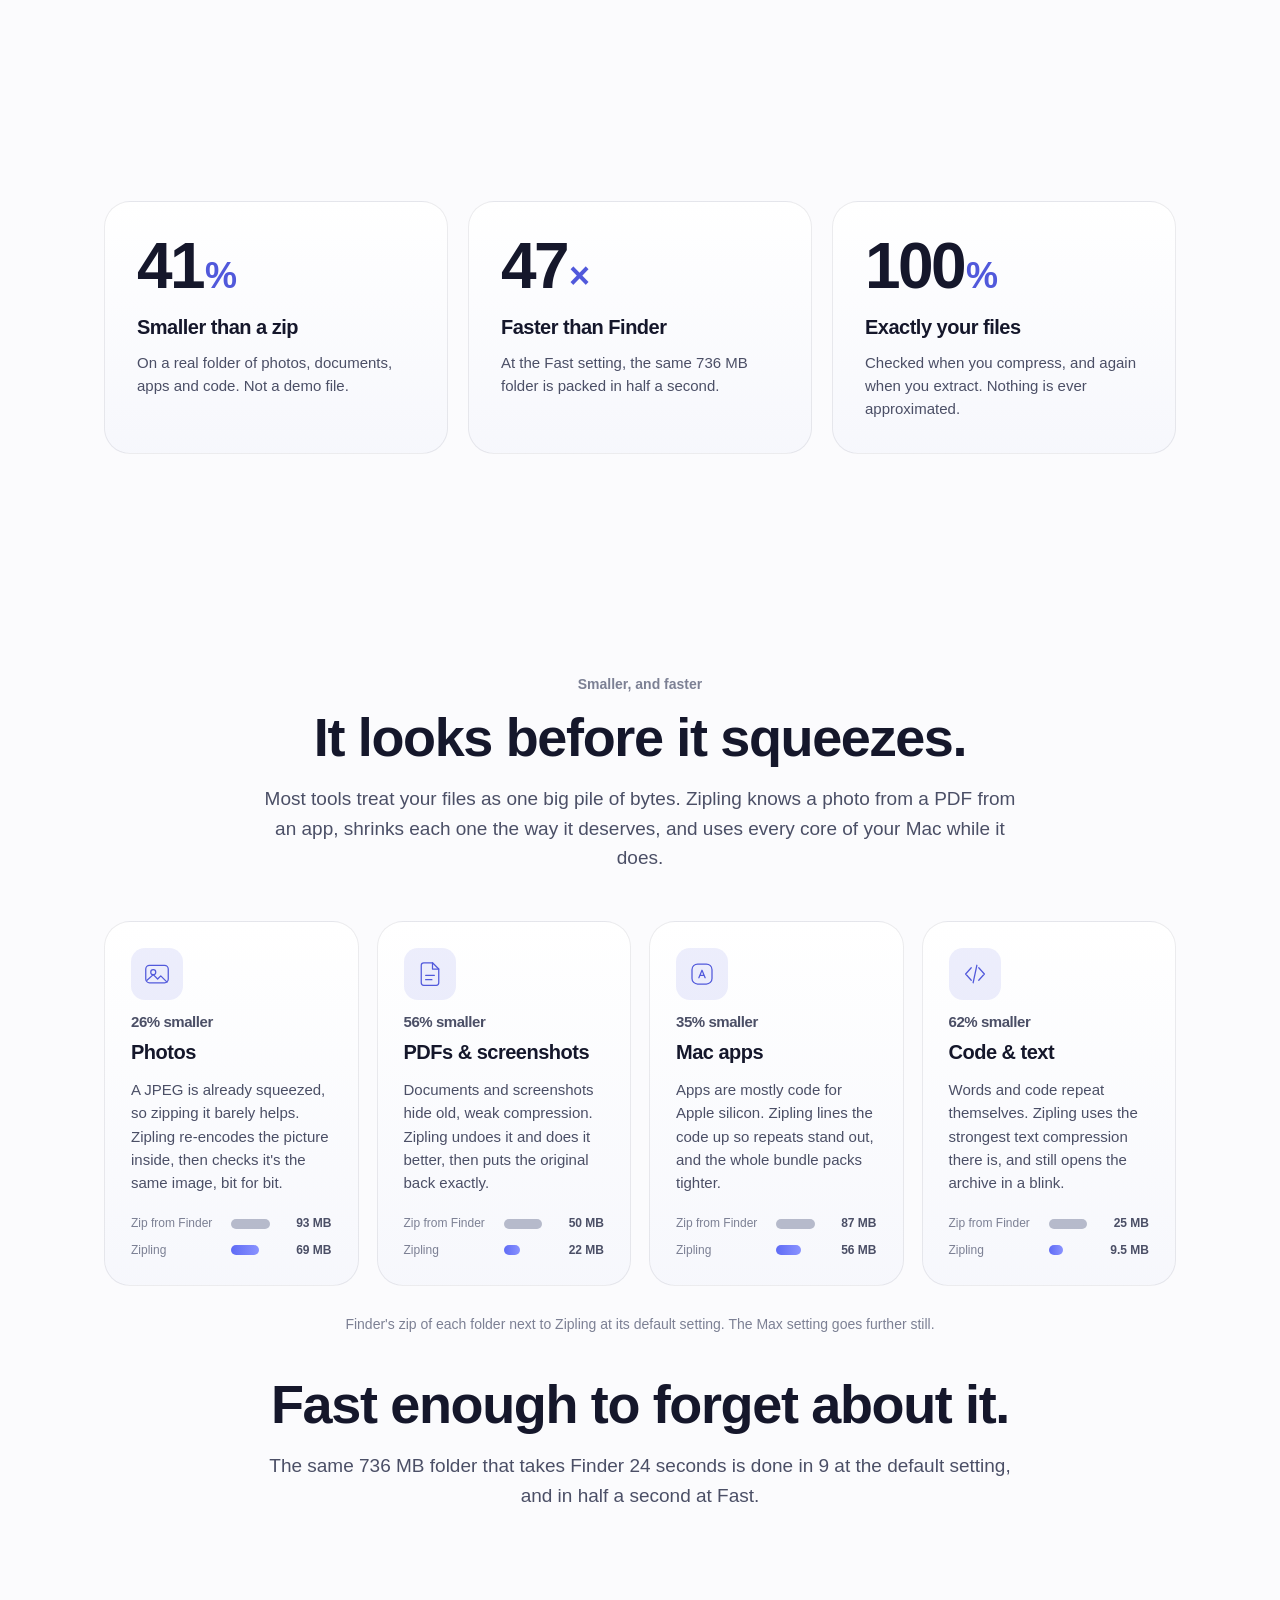
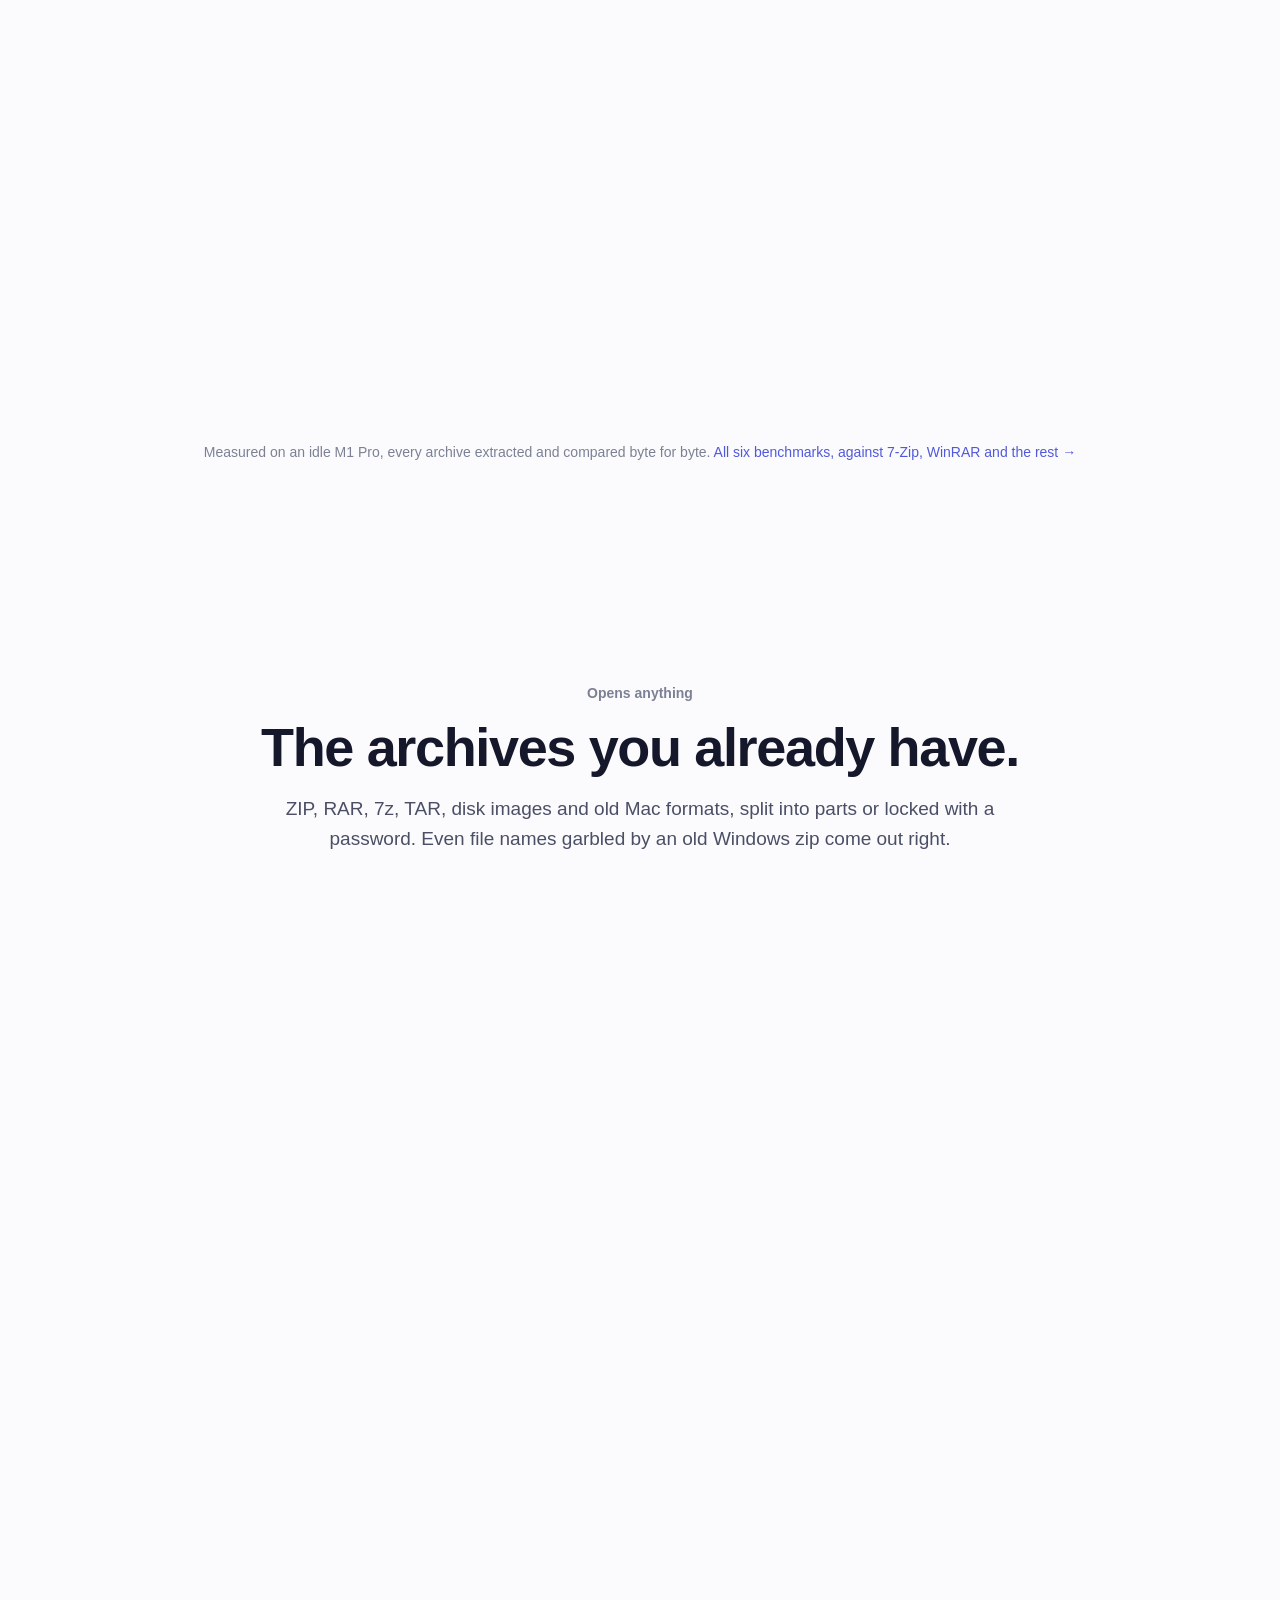
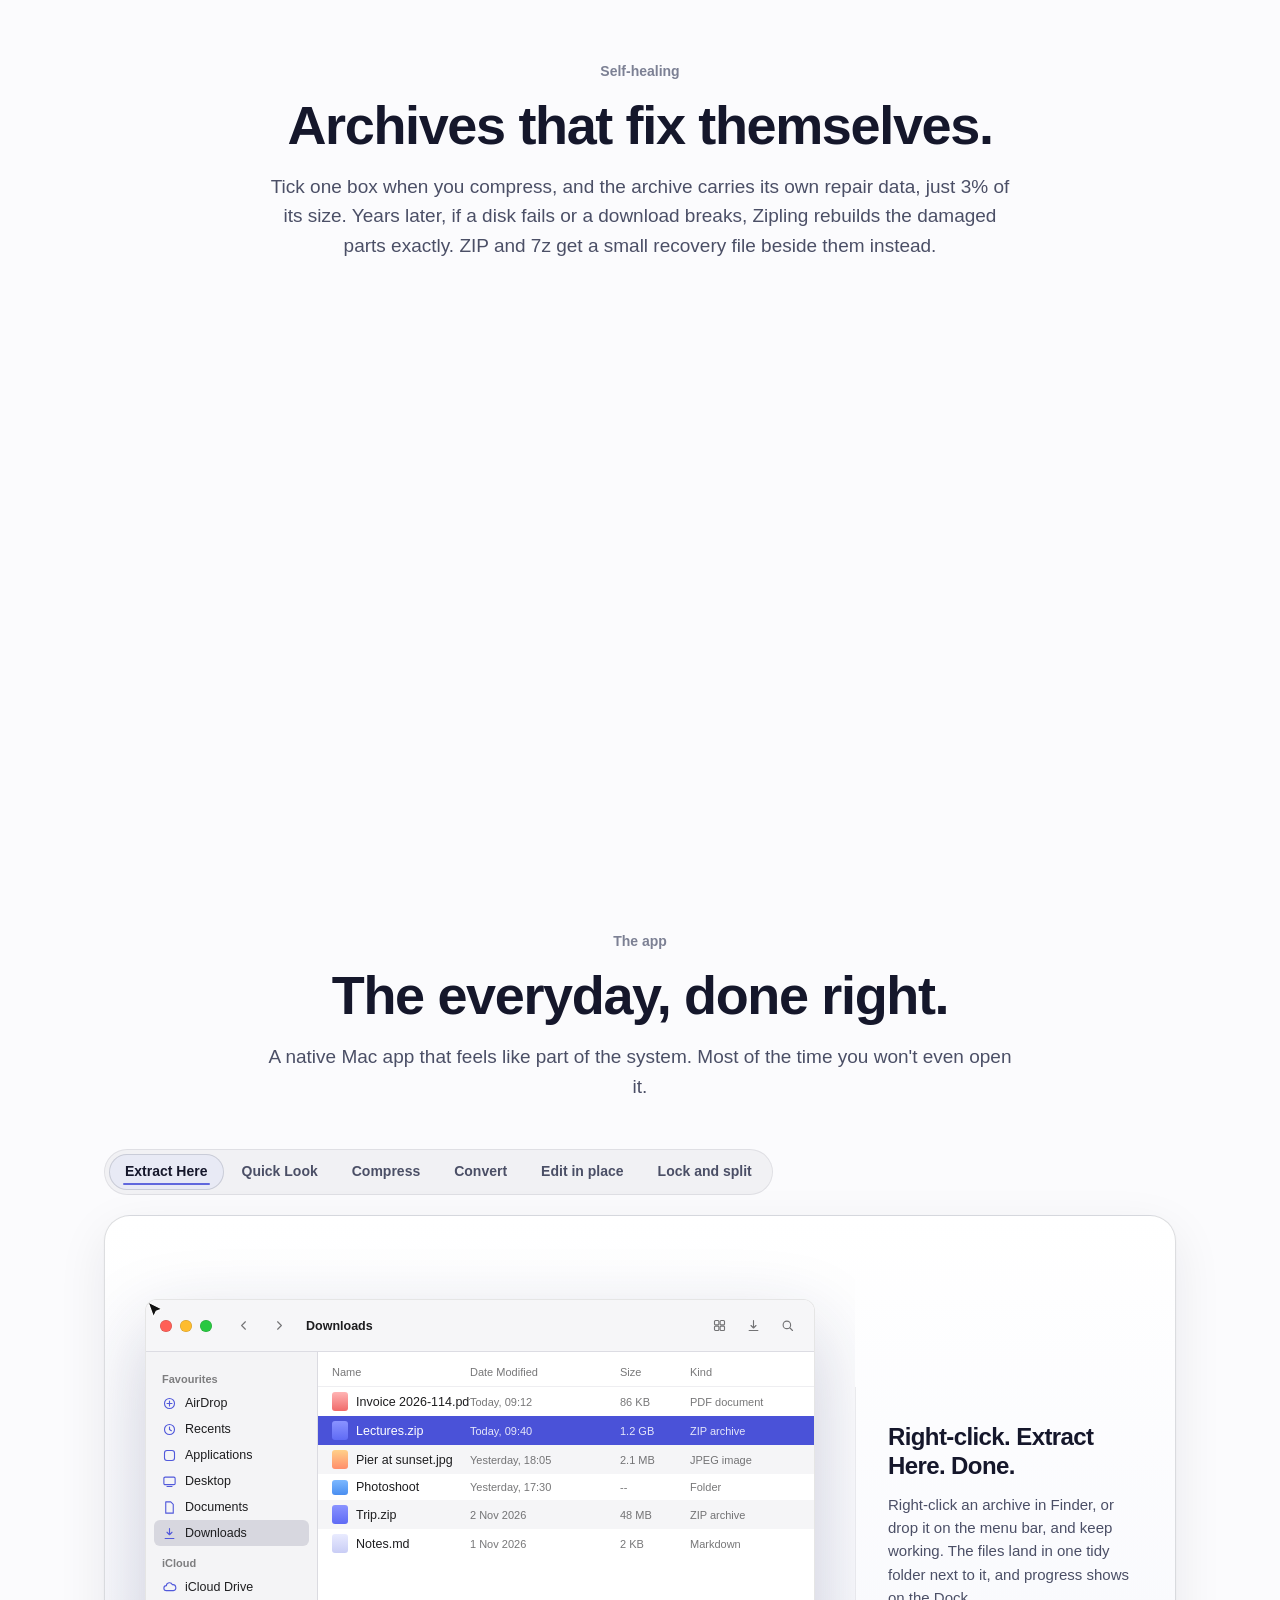
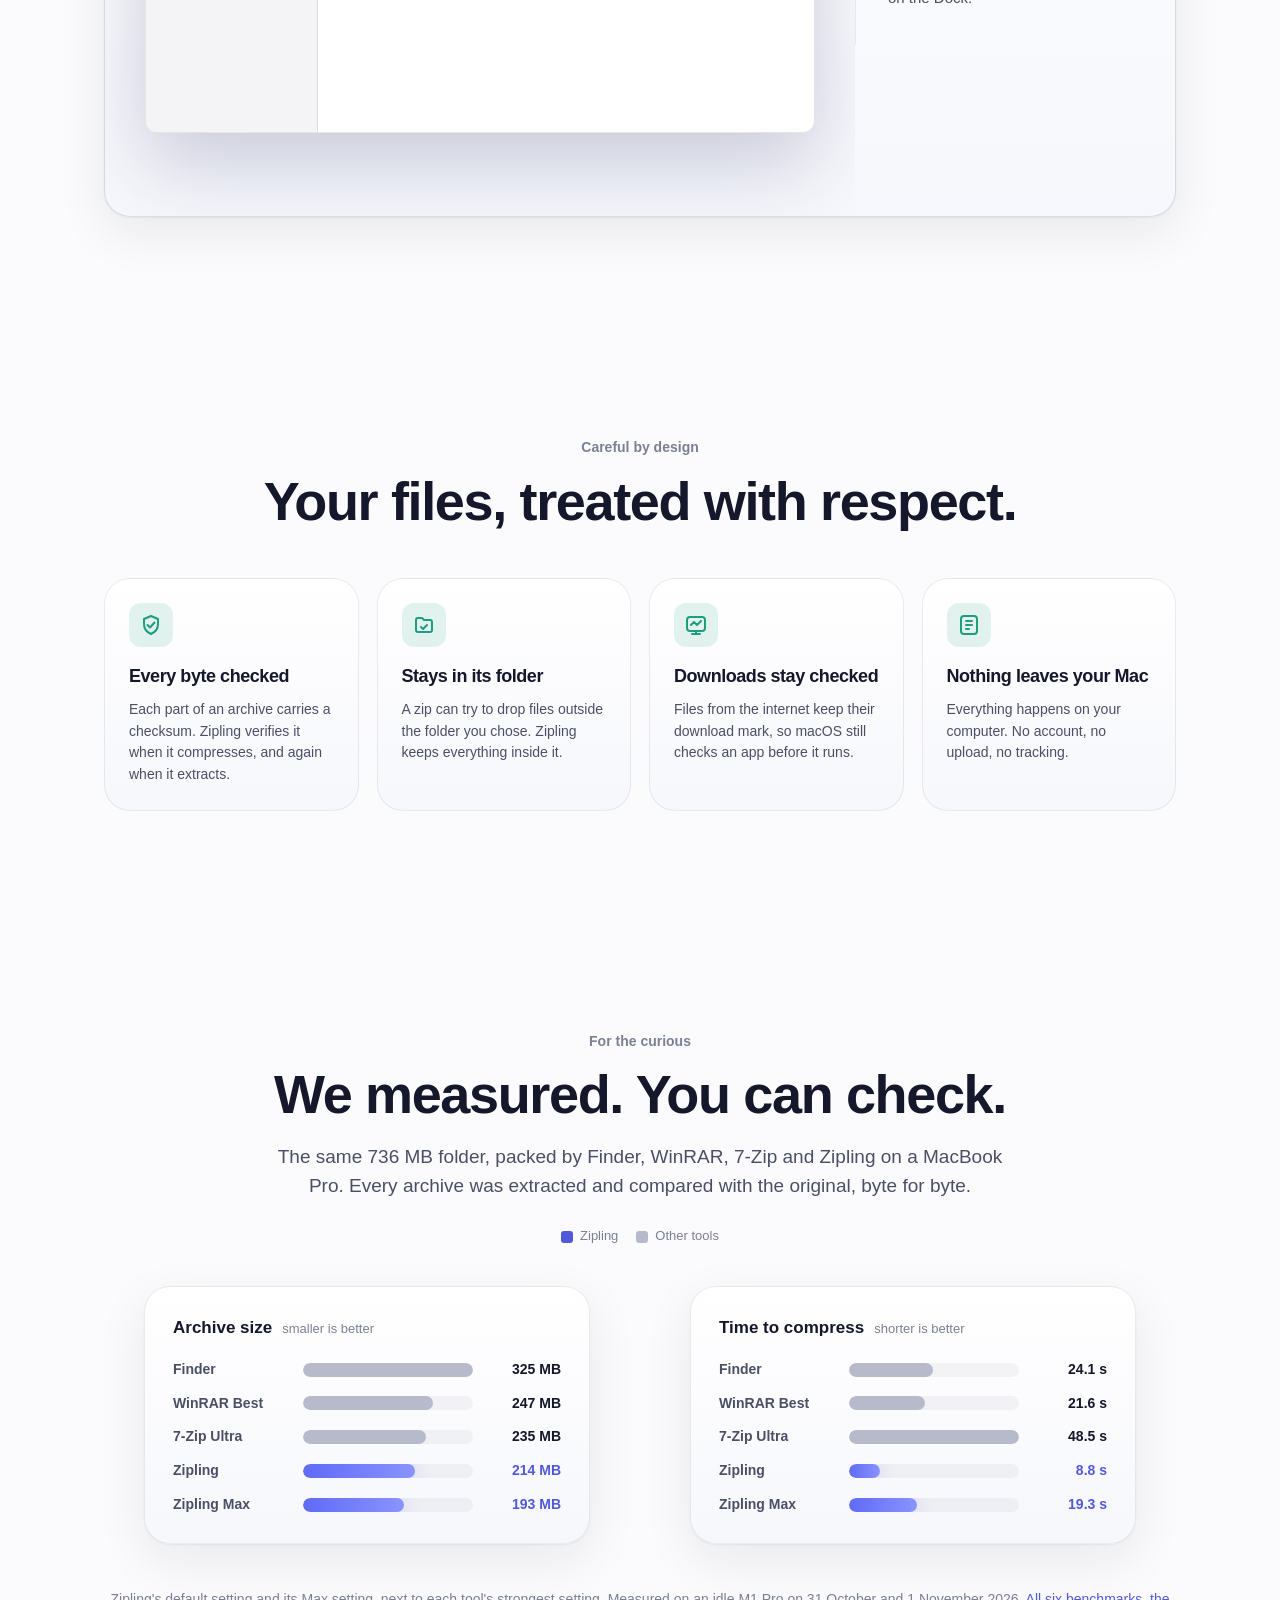
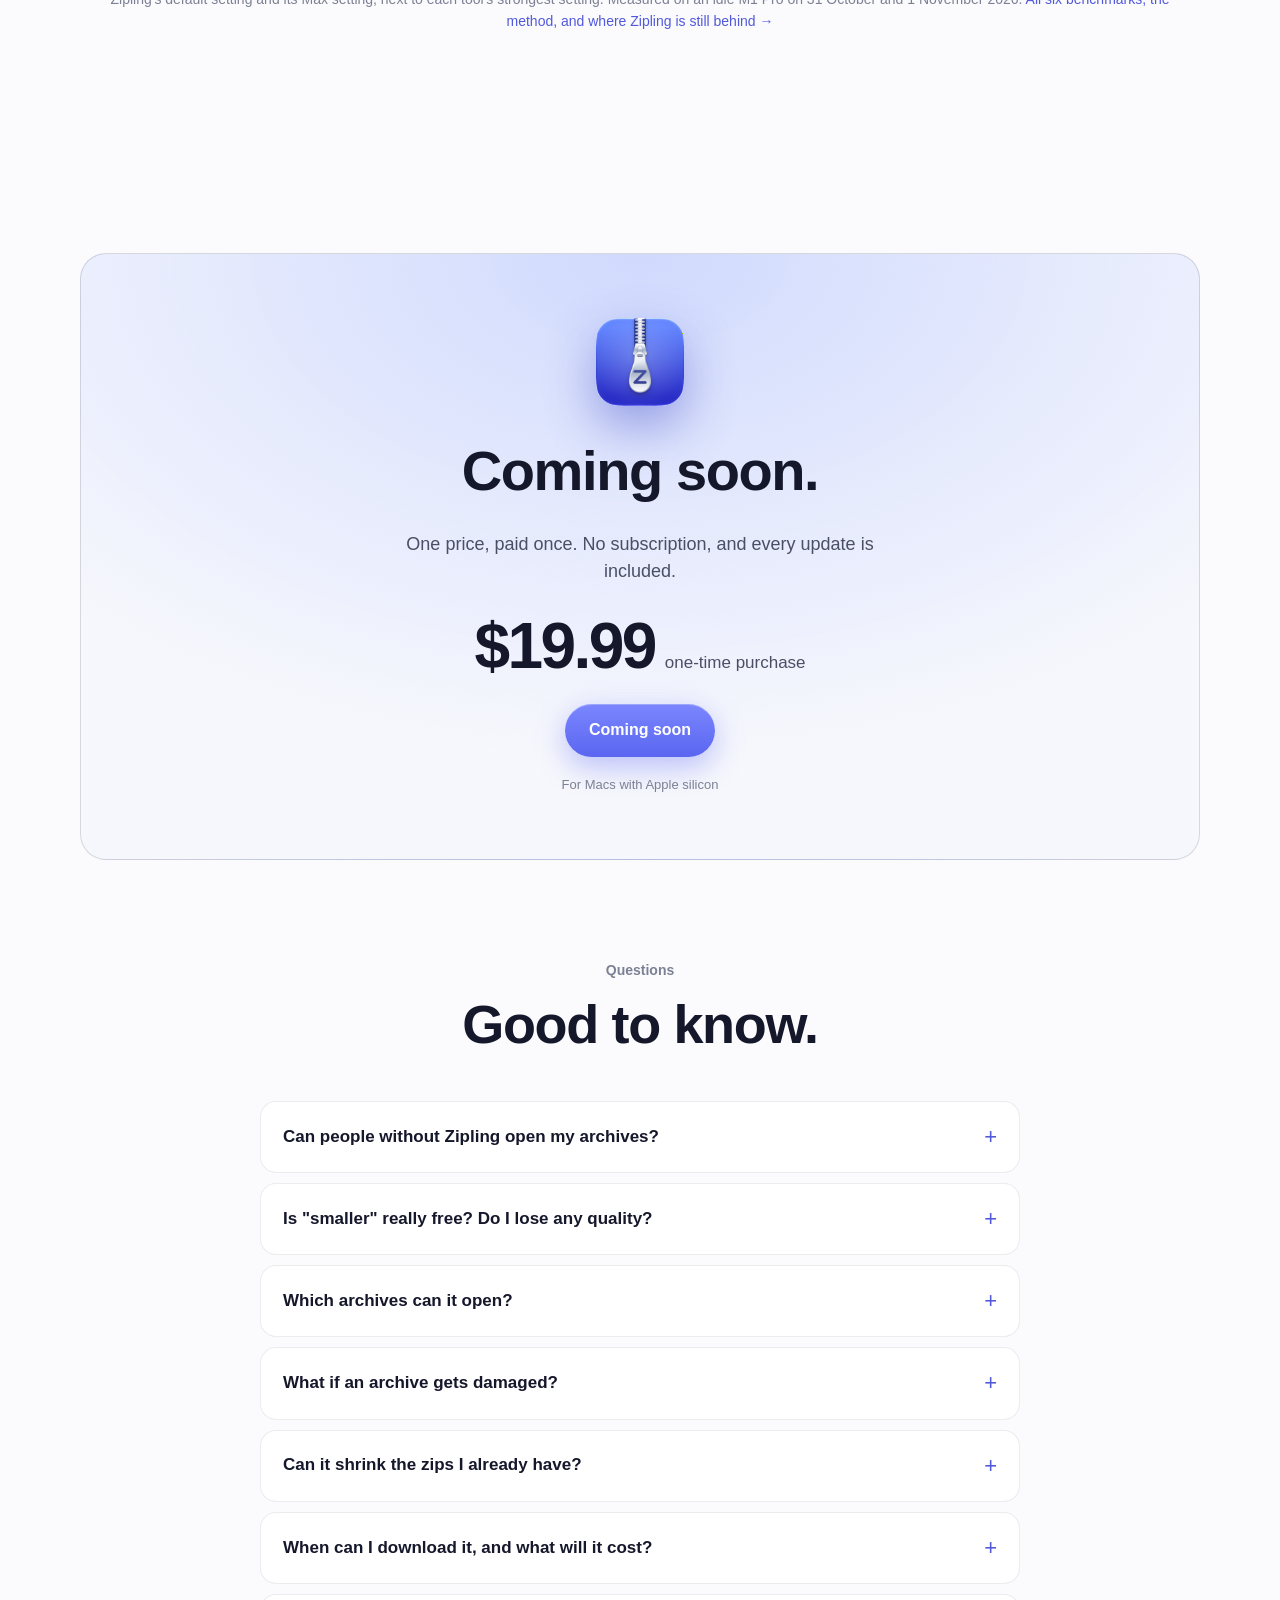
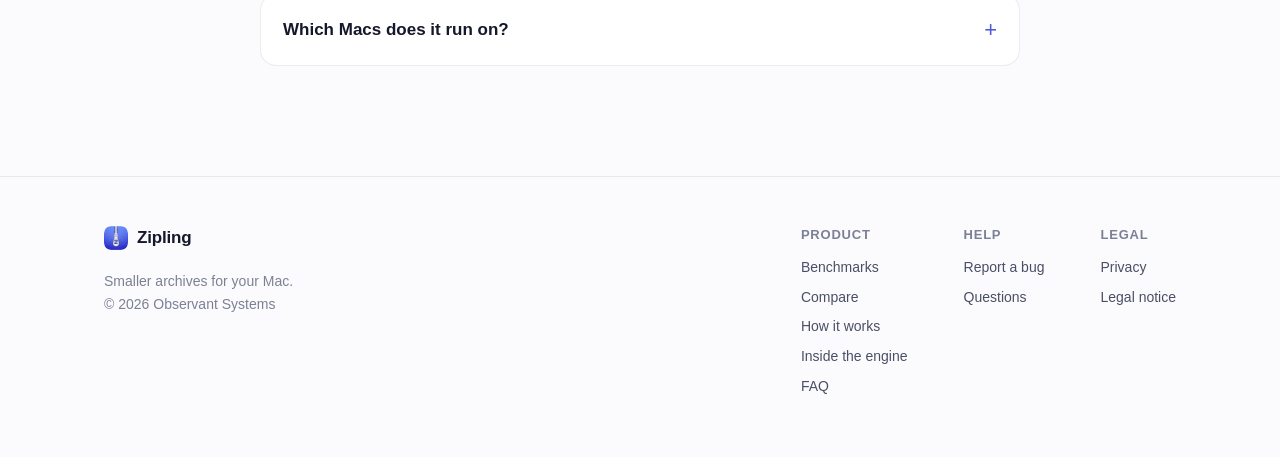
<file: c.html>
<!doctype html>
<html lang="en">
<head>
  <meta charset="utf-8">
  <meta name="viewport" content="width=device-width, initial-scale=1">
  <title>Zipling — Your files, a lot smaller</title>
  <meta name="description" content="Zipling packs photos, documents and apps into archives far smaller than a zip, in a fraction of the time, and brings every byte back exactly. Coming soon for Mac.">
  <meta name="theme-color" content="#0A0B14">
  <link rel="icon" href="assets/favicon.png" type="image/png">
  <link rel="stylesheet" href="next.css">
  <link rel="stylesheet" href="c.css">
  <script>document.documentElement.classList.add("js")</script>
  <script src="next.js" defer></script>
  <script src="c.js" defer></script>
  <script src="switch.js" defer></script>
</head>
<body data-variant="c">
  <a class="skip" href="#main">Skip to content</a>

  <header class="nav">
    <div class="nav-inner">
      <a class="brand" href="#top" aria-label="Zipling home">
        <img src="assets/icon-512.png" alt="" width="28" height="28">
        <span>Zipling</span>
      </a>
      <nav aria-label="Site">
        <a href="#smaller">Smaller and faster</a>
        <a href="#opens">Opens anything</a>
        <a href="#repair">Repair</a>
        <a href="#app">The app</a>
        <a href="how.html">How it works</a>
        <a href="#faq">FAQ</a>
      </nav>
      <div class="nav-right">
        <span class="nav-price"><b>$19.99</b>, once</span>
        <a class="nav-cta" href="#get">Coming soon</a>
      </div>
    </div>
  </header>

  <main id="main">

    <!-- ============================== Hero ============================== -->
    <section class="hero" id="top">
      <div class="glow" aria-hidden="true"></div>
      <div class="wrap hero-inner">
        <div class="hero-icon reveal"><img src="assets/icon-512.png" alt="The Zipling app icon" width="128" height="128"></div>
        <p class="eyebrow reveal"><span class="dot" aria-hidden="true"></span>Zipling for Mac · Coming soon</p>
        <h1 class="reveal">Your files.<br><span class="grad">A lot smaller.</span></h1>
        <p class="lede reveal">Zipling packs photos, documents and apps into archives that are far smaller than a zip, in a fraction of the time. And every byte comes back exactly as it was.</p>
        <ul class="chips reveal" aria-label="What it does">
          <li>Compress</li><li>Open anything</li><li>Repair</li><li>Convert</li>
        </ul>
        <div class="cta reveal">
          <a class="btn btn-primary" href="#get">Coming soon · $19.99, once</a>
          <a class="btn btn-ghost" href="#smaller">See how it works</a>
        </div>
        <p class="fine reveal">One-time purchase, no subscription · For Macs with Apple silicon</p>
      </div>

      <!-- The app, drawn as it should feel, and over it the one picture that explains Zipling. -->
      <div class="wrap">
        <div class="hero-stage reveal" data-scene="hero">
          <div class="zw hero-win" aria-label="The Holiday archive in Zipling: four photos, each 47 to 70% smaller, the whole archive 58% smaller, with a sunset photo previewed">
      <div class="zw-bar">
        <span class="lights"><i></i><i></i><i></i></span>
        <span class="zw-ic"><svg viewBox="0 0 24 24"><rect x="3" y="5" width="18" height="14" rx="3"/><path d="M9 5v14"/></svg></span>
        <span class="zw-ic"><svg viewBox="0 0 24 24"><path d="M14 6l-6 6 6 6"/></svg></span>
        <div class="zw-title"><b>Holiday</b><span>7 files · 283 KB · 58% smaller</span></div>
        <div class="zw-tools"><span><svg viewBox="0 0 24 24"><path d="M12 5v14M5 12h14"/></svg></span><span><svg viewBox="0 0 24 24"><path d="M12 4v11M8 11l4 4 4-4M5 20h14"/></svg></span><span><svg viewBox="0 0 24 24"><path d="M12 3l7 3v5c0 4.5-3 8.3-7 10-4-1.7-7-5.5-7-10V6l7-3z"/></svg></span><span class="zw-search"><svg viewBox="0 0 24 24"><circle cx="11" cy="11" r="6"/><path d="M16 16l4 4"/></svg>Search archive</span></div>
      </div>
      <div class="zw-body">
        <aside class="zw-side">
          <h4>Contents</h4>
          <div><i class="ic zlg"></i>Holiday.zlg</div>
          <div class="l1"><i class="ic fold"></i>Holiday</div>
          <div class="l2"><i class="ic fold"></i>Documents</div>
          <div class="l2 on"><i class="ic fold"></i>Photos</div>
        </aside>
        <div class="zw-main">
          <div class="zw-crumb"><span>Holiday.zlg</span><span>Holiday</span><b>Photos</b><em>4 items</em></div>
          <div class="zw-cols"><span>Name</span><span>Size</span><span>Saved</span><span>Method</span></div>
        <div class="zw-row sel" style="--i:0"><span class="nm"><img src="shots/photos/sunset-thumb.jpg" alt="" width="160" height="107">Sunset at the pier.jpg</span><span>104 KB</span><span class="sv"><i style="--w:.61"></i>61%</span><span>JPEG coder</span></div>
        <div class="zw-row" style="--i:1"><span class="nm"><img src="shots/photos/valley-thumb.jpg" alt="" width="160" height="107">Morning in the valley.jpg</span><span>108 KB</span><span class="sv"><i style="--w:.58"></i>58%</span><span>JPEG coder</span></div>
        <div class="zw-row" style="--i:2"><span class="nm"><img src="shots/photos/beach-thumb.jpg" alt="" width="160" height="107">Beach from the hotel.jpg</span><span>158 KB</span><span class="sv"><i style="--w:.70"></i>70%</span><span>JPEG coder</span></div>
        <div class="zw-row" style="--i:3"><span class="nm"><img src="shots/photos/night-thumb.jpg" alt="" width="160" height="107">Last night in town.jpg</span><span>256 KB</span><span class="sv"><i style="--w:.47"></i>47%</span><span>JPEG coder</span></div>
        </div>
      <aside class="zw-insp">
        <div class="zw-prev"><img src="shots/photos/sunset.jpg" alt="" width="900" height="600"></div>
        <b>Sunset at the pier.jpg</b><span class="path">Holiday / Photos</span>
        <dl><dt>Size</dt><dd>104 KB</dd><dt>Packed</dt><dd>≈ 41 KB</dd><dt>Saved</dt><dd>61%</dd><dt>Method</dt><dd>JPEG coder</dd></dl>
        <div class="zw-ring"><svg viewBox="0 0 80 80"><circle class="bg" cx="40" cy="40" r="34"/><circle class="arc" cx="40" cy="40" r="34" pathLength="100"/></svg><div><b>58%</b><span>smaller</span></div></div>
      </aside>
      </div>
    </div>
          <figure class="hero-vis float reveal" data-scene="hero" aria-label="The same 736 MB folder: 325 MB as a zip from Finder, 193 MB as a Zipling archive">
          <div class="folder">
            <div class="folder-icon" aria-hidden="true">
              <i class="f f1"></i><i class="f f2"></i><i class="f f3"></i><i class="f f4"></i>
            </div>
            <div class="folder-text">
              <b>Holiday</b>
              <span>736 MB · photos, PDFs, an app, some code</span>
            </div>
          </div>
          <div class="bars">
            <div class="bar them">
              <span class="who">Zipped in Finder</span>
              <span class="track"><i style="--w:1"></i></span>
              <span class="val"><b data-count="324.6" data-dec="1" data-dur="1400">0</b> MB</span>
            </div>
            <div class="bar us">
              <span class="who">Packed by Zipling</span>
              <span class="track"><i style="--w:.593"></i></span>
              <span class="val"><b data-count="192.6" data-dec="1" data-dur="1400">0</b> MB</span>
            </div>
          </div>
          <div class="hero-chips">
            <span class="chip chip-brand pop" style="--at:1.5s">41% smaller than a zip</span>
            <span class="chip pop" style="--at:2.1s">Still faster: 19 s instead of 24 s</span>
            <span class="chip chip-good pop" style="--at:2.7s"><svg viewBox="0 0 20 20" aria-hidden="true"><path d="M5.5 10.5l3 3 6-7"/></svg>Every byte checked</span>
          </div>
          <figcaption>Measured on a MacBook Pro at Zipling's Max setting. The default setting makes it 214 MB in 9 seconds.</figcaption>
        </figure>
        </div>
      </div>
    </section>

    <!-- ============================== Three numbers ============================== -->
    <section class="section stats" aria-label="In short">
      <div class="wrap three">
        <div class="stat reveal">
          <p class="stat-num"><b data-count="41">0</b><span>%</span></p>
          <h3>Smaller than a zip</h3>
          <p>On a real folder of photos, documents, apps and code. Not a demo file.</p>
        </div>
        <div class="stat reveal" style="--d:.1s">
          <p class="stat-num"><b data-count="47">0</b><span>×</span></p>
          <h3>Faster than Finder</h3>
          <p>At the Fast setting, the same 736 MB folder is packed in half a second.</p>
        </div>
        <div class="stat reveal" style="--d:.2s">
          <p class="stat-num"><b data-count="100">0</b><span>%</span></p>
          <h3>Exactly your files</h3>
          <p>Checked when you compress, and again when you extract. Nothing is ever approximated.</p>
        </div>
      </div>
    </section>

    <!-- ============================== Smaller and faster ============================== -->
    <section class="section" id="smaller">
      <div class="wrap">
        <header class="section-head reveal">
          <p class="kicker">Smaller, and faster</p>
          <h2>It looks before it squeezes.</h2>
          <p class="sub">Most tools treat your files as one big pile of bytes. Zipling knows a photo from a PDF from an app, shrinks each one the way it deserves, and uses every core of your Mac while it does.</p>
        </header>
        <div class="kinds">
          <article class="kind reveal">
            <div class="kind-art" aria-hidden="true"><svg viewBox="0 0 48 48"><rect x="6" y="10" width="36" height="28" rx="6"/><circle cx="18" cy="21" r="4"/><path d="M8 34l10-9 7 7 5-5 10 10"/></svg></div>
            <p class="kind-num">26% smaller</p>
            <h3>Photos</h3>
            <p>A JPEG is already squeezed, so zipping it barely helps. Zipling re-encodes the picture inside, then checks it's the same image, bit for bit.</p>
            <div class="mini">
              <div class="row"><span>Zip from Finder</span><i class="them" style="--w:1"></i><b>93 MB</b></div>
              <div class="row"><span>Zipling</span><i class="us" style="--w:.74"></i><b>69 MB</b></div>
            </div>
          </article>
          <article class="kind reveal" style="--d:.08s">
            <div class="kind-art" aria-hidden="true"><svg viewBox="0 0 48 48"><path d="M14 6h14l10 10v22a4 4 0 01-4 4H14a4 4 0 01-4-4V10a4 4 0 014-4z"/><path d="M28 6v10h10M17 26h14M17 33h10"/></svg></div>
            <p class="kind-num">56% smaller</p>
            <h3>PDFs &amp; screenshots</h3>
            <p>Documents and screenshots hide old, weak compression. Zipling undoes it and does it better, then puts the original back exactly.</p>
            <div class="mini">
              <div class="row"><span>Zip from Finder</span><i class="them" style="--w:1"></i><b>50 MB</b></div>
              <div class="row"><span>Zipling</span><i class="us" style="--w:.44"></i><b>22 MB</b></div>
            </div>
          </article>
          <article class="kind reveal" style="--d:.16s">
            <div class="kind-art" aria-hidden="true"><svg viewBox="0 0 48 48"><rect x="8" y="8" width="32" height="32" rx="9"/><path d="M19 30l5-12 5 12M20.5 26h7"/></svg></div>
            <p class="kind-num">35% smaller</p>
            <h3>Mac apps</h3>
            <p>Apps are mostly code for Apple silicon. Zipling lines the code up so repeats stand out, and the whole bundle packs tighter.</p>
            <div class="mini">
              <div class="row"><span>Zip from Finder</span><i class="them" style="--w:1"></i><b>87 MB</b></div>
              <div class="row"><span>Zipling</span><i class="us" style="--w:.65"></i><b>56 MB</b></div>
            </div>
          </article>
          <article class="kind reveal" style="--d:.24s">
            <div class="kind-art" aria-hidden="true"><svg viewBox="0 0 48 48"><path d="M18 14l-9 10 9 10M30 14l9 10-9 10M27 10l-6 28"/></svg></div>
            <p class="kind-num">62% smaller</p>
            <h3>Code &amp; text</h3>
            <p>Words and code repeat themselves. Zipling uses the strongest text compression there is, and still opens the archive in a blink.</p>
            <div class="mini">
              <div class="row"><span>Zip from Finder</span><i class="them" style="--w:1"></i><b>25 MB</b></div>
              <div class="row"><span>Zipling</span><i class="us" style="--w:.38"></i><b>9.5 MB</b></div>
            </div>
          </article>
        </div>
        <p class="footnote reveal" style="margin-bottom:40px">Finder's zip of each folder next to Zipling at its default setting. The Max setting goes further still.</p>
        <header class="section-head reveal">
          <h2>Fast enough to forget about it.</h2>
          <p class="sub">The same 736 MB folder that takes Finder 24 seconds is done in 9 at the default setting, and in half a second at Fast.</p>
        </header>
        <div class="duo">
          <figure class="card race-card reveal" data-scene="race" aria-label="Time to compress 736 MB: Finder 24.1 seconds, Zipling 8.8 seconds, Zipling Fast 0.5 seconds">
            <p class="card-head"><b>Compressing the folder</b><span>shorter is better</span></p>
            <div class="race">
              <div class="lane them"><span class="who">Finder</span><span class="track"><i style="--w:1;--t:4s"></i></span><span class="val"><b data-count="24.1" data-dec="1" data-dur="4000">0</b> s</span></div>
              <div class="lane us"><span class="who">Zipling</span><span class="track"><i style="--w:.365;--t:1.46s"></i></span><span class="val"><b data-count="8.8" data-dec="1" data-dur="1460">0</b> s</span></div>
              <div class="lane us"><span class="who">Zipling Fast</span><span class="track"><i style="--w:.03;--t:.12s"></i></span><span class="val"><b data-count="0.5" data-dec="1" data-dur="120">0</b> s</span></div>
            </div>
            <p class="card-head second"><b>Opening it again</b><span>every file extracted</span></p>
            <div class="race">
              <div class="lane them"><span class="who">Finder</span><span class="track"><i style="--w:1;--t:2.6s"></i></span><span class="val"><b data-count="7.9" data-dec="1" data-dur="2600">0</b> s</span></div>
              <div class="lane us"><span class="who">Zipling</span><span class="track"><i style="--w:.205;--t:.53s"></i></span><span class="val"><b data-count="1.6" data-dec="1" data-dur="530">0</b> s</span></div>
            </div>
            <span class="chip chip-brand pop" style="--at:4.2s">Opens 5× faster than a zip</span>
          </figure>
          <figure class="card later-card reveal" style="--d:.1s" data-scene="later" aria-label="Fast now, smaller later">
            <p class="card-head"><b>Fast now. Smaller later.</b></p>
            <p class="card-text">Need it quick? Zipling makes the archive in seconds, then re-packs it at Max while your Mac is idle and plugged in. The smaller one is swapped in only once it has been checked.</p>
            <div class="later">
              <div class="archive"><i class="fill"></i><span class="name">Mac Backup.zlg</span><span class="size"><b data-count="192.6" data-from="281.1" data-dec="1" data-dur="1200" data-delay="2600">281.1</b> MB</span></div>
              <div class="when">
                <span class="cond" style="--at:.6s"><svg viewBox="0 0 24 24" aria-hidden="true"><path d="M20 14.5A8 8 0 019.5 4a8 8 0 1010.5 10.5z"/></svg>Mac is idle</span>
                <span class="cond" style="--at:1.1s"><svg viewBox="0 0 24 24" aria-hidden="true"><path d="M13 2L5 13h6l-1 9 8-11h-6l1-9z"/></svg>Plugged in</span>
                <span class="cond" style="--at:1.6s"><svg viewBox="0 0 24 24" aria-hidden="true"><path d="M4 12a8 8 0 0114-5.3M20 12a8 8 0 01-14 5.3M18 3v4h-4M6 21v-4h4"/></svg>Re-packing at Max</span>
              </div>
              <span class="chip chip-good pop" style="--at:3.9s"><svg viewBox="0 0 20 20" aria-hidden="true"><path d="M5.5 10.5l3 3 6-7"/></svg>31% smaller, same files</span>
            </div>
          </figure>
        </div>
        <p class="footnote reveal">Measured on an idle M1 Pro, every archive extracted and compared byte for byte. <a href="https://www.zipling.app/benchmarks.html">All six benchmarks, against 7-Zip, WinRAR and the rest →</a></p>
      </div>
    </section>

    <!-- ============================== Opens anything ============================== -->
    <section class="section" id="opens">
      <div class="wrap">
        <header class="section-head reveal">
          <p class="kicker">Opens anything</p>
          <h2>The archives you already have.</h2>
          <p class="sub">ZIP, RAR, 7z, TAR, disk images and old Mac formats, split into parts or locked with a password. Even file names garbled by an old Windows zip come out right.</p>
        </header>
        <figure class="card formats reveal" data-scene="formats" aria-label="Formats Zipling opens">
          <div class="orbit-wrap" aria-hidden="true">
            <span class="ring r1"></span><span class="ring r2"></span>
            <img class="core" src="assets/icon-512.png" alt="" width="96" height="96">
            <div class="orbit o1">
              <span class="slot" style="--a:0deg"><span class="cs"><b style="--at:.3s">ZIP</b></span></span>
              <span class="slot" style="--a:60deg"><span class="cs"><b style="--at:.38s">RAR</b></span></span>
              <span class="slot" style="--a:120deg"><span class="cs"><b style="--at:.46s">7z</b></span></span>
              <span class="slot" style="--a:180deg"><span class="cs"><b style="--at:.54s">TAR</b></span></span>
              <span class="slot" style="--a:240deg"><span class="cs"><b style="--at:.62s">DMG</b></span></span>
              <span class="slot" style="--a:300deg"><span class="cs"><b style="--at:.70s">ISO</b></span></span>
            </div>
            <div class="orbit o2">
              <span class="slot" style="--a:15deg"><span class="cs"><b style="--at:.8s">StuffIt</b></span></span>
              <span class="slot" style="--a:45deg"><span class="cs"><b style="--at:.86s">tar.gz</b></span></span>
              <span class="slot" style="--a:75deg"><span class="cs"><b style="--at:.92s">Zstandard</b></span></span>
              <span class="slot" style="--a:105deg"><span class="cs"><b style="--at:.98s">WIM</b></span></span>
              <span class="slot" style="--a:135deg"><span class="cs"><b style="--at:1.04s">CAB</b></span></span>
              <span class="slot" style="--a:165deg"><span class="cs"><b style="--at:1.10s">BinHex</b></span></span>
              <span class="slot" style="--a:195deg"><span class="cs"><b style="--at:1.16s">GZIP</b></span></span>
              <span class="slot" style="--a:225deg"><span class="cs"><b style="--at:1.22s">Split .001</b></span></span>
              <span class="slot" style="--a:255deg"><span class="cs"><b style="--at:1.28s">LZH</b></span></span>
              <span class="slot" style="--a:285deg"><span class="cs"><b style="--at:1.34s">Password</b></span></span>
              <span class="slot" style="--a:315deg"><span class="cs"><b style="--at:1.40s">BZIP2</b></span></span>
              <span class="slot" style="--a:345deg"><span class="cs"><b style="--at:1.46s">XZ</b></span></span>
            </div>
          </div>
          <ul class="format-notes">
            <li><b>Share with anyone.</b> Making an archive for someone without Zipling? It writes a normal ZIP or 7z that opens anywhere, with a password and split parts if you want them.</li>
            <li><b>Convert in one step.</b> Turn an old ZIP, RAR or 7z into a Zipling archive, with the new size shown before you start.</li>
            <li><b>Archives inside archives.</b> Browse a zip that is inside a zip without extracting either.</li>
          </ul>
        </figure>
      </div>
    </section>

    <!-- ============================== Repair ============================== -->
    <section class="section" id="repair">
      <div class="wrap">
        <header class="section-head reveal">
          <p class="kicker">Self-healing</p>
          <h2>Archives that fix themselves.</h2>
          <p class="sub">Tick one box when you compress, and the archive carries its own repair data, just 3% of its size. Years later, if a disk fails or a download breaks, Zipling rebuilds the damaged parts exactly. ZIP and 7z get a small recovery file beside them instead.</p>
        </header>
        <figure class="card repair reveal" data-scene="repair" aria-label="A damaged Zipling archive being repaired">
          <p class="card-head"><b>Holiday.zlg</b><span class="state bad">7 parts damaged</span><span class="state good">Repaired, byte for byte</span></p>
          <div class="grid-wrap"><div class="grid" aria-hidden="true"></div><span class="sweep" aria-hidden="true"></span></div>
          <p class="card-head small"><b>Repair data inside</b><span>3% of its size</span></p>
          <div class="parity" aria-hidden="true"></div>
          <figcaption>If more is damaged than the repair data can cover, Zipling says exactly which files are lost instead of guessing.</figcaption>
        </figure>
      </div>
    </section>

    <!-- ============================== The app ============================== -->
    <section class="section" id="app">
      <div class="wrap">
        <header class="section-head reveal">
          <p class="kicker">The app</p>
          <h2>The everyday, done right.</h2>
          <p class="sub">A native Mac app that feels like part of the system. Most of the time you won't even open it.</p>
        </header>
        <div class="reveal">
          <div class="ctabs" role="tablist" data-ctabs="app">
            <button class="ctab on" role="tab" aria-selected="true">Extract Here<i class="prog"></i></button>
            <button class="ctab" role="tab" aria-selected="false">Quick Look<i class="prog"></i></button>
            <button class="ctab" role="tab" aria-selected="false">Compress<i class="prog"></i></button>
            <button class="ctab" role="tab" aria-selected="false">Convert<i class="prog"></i></button>
            <button class="ctab" role="tab" aria-selected="false">Edit in place<i class="prog"></i></button>
            <button class="ctab" role="tab" aria-selected="false">Lock and split<i class="prog"></i></button>
          </div>
          <div class="cstage" data-cpanels="app">

            <div class="cpanel on" role="tabpanel" data-dur="6500">
              <div class="cpanel-vis">
                <div class="mac" aria-label="A Finder window with Lectures.zip selected and Zipling's Extract Here chosen from the right-click menu">
                  <div class="mac-bar"><span class="lights"><i></i><i></i><i></i></span>
                    <span class="nav-btn"><svg viewBox="0 0 24 24"><path d="M15 6l-6 6 6 6"/></svg></span><span class="nav-btn"><svg viewBox="0 0 24 24"><path d="M9 6l6 6-6 6"/></svg></span>
                    <b>Downloads</b>
                    <span class="tools"><span><svg viewBox="0 0 24 24"><rect x="4" y="4" width="7" height="7" rx="1.5"/><rect x="13" y="4" width="7" height="7" rx="1.5"/><rect x="4" y="13" width="7" height="7" rx="1.5"/><rect x="13" y="13" width="7" height="7" rx="1.5"/></svg></span><span><svg viewBox="0 0 24 24"><path d="M12 4v12M8 12l4 4 4-4M5 20h14"/></svg></span><span><svg viewBox="0 0 24 24"><circle cx="11" cy="11" r="6"/><path d="M16 16l4 4"/></svg></span></span>
                  </div>
                  <div class="mac-body">
                    <aside class="side">
                      <h4>Favourites</h4>
                      <div><svg viewBox="0 0 24 24"><circle cx="12" cy="12" r="8"/><path d="M12 8v8M8 12h8"/></svg>AirDrop</div>
                      <div><svg viewBox="0 0 24 24"><circle cx="12" cy="12" r="8"/><path d="M12 8v4l3 2"/></svg>Recents</div>
                      <div><svg viewBox="0 0 24 24"><rect x="4" y="4" width="16" height="16" rx="4"/></svg>Applications</div>
                      <div><svg viewBox="0 0 24 24"><rect x="3" y="5" width="18" height="12" rx="2"/><path d="M8 20h8"/></svg>Desktop</div>
                      <div><svg viewBox="0 0 24 24"><path d="M6 3h8l4 4v14H6z"/></svg>Documents</div>
                      <div class="on"><svg viewBox="0 0 24 24"><path d="M12 4v10M8 10l4 4 4-4M5 20h14"/></svg>Downloads</div>
                      <h4>iCloud</h4>
                      <div><svg viewBox="0 0 24 24"><path d="M7 17a4 4 0 010-8 5 5 0 019.6-1.5A3.5 3.5 0 0118 17z"/></svg>iCloud Drive</div>
                    </aside>
                    <div class="list">
                      <div class="cols"><span>Name</span><span>Date Modified</span><span>Size</span><span>Kind</span></div>
                      <div class="file"><span class="nm"><i class="pdf"></i>Invoice 2026-114.pdf</span><span>Today, 09:12</span><span>86 KB</span><span>PDF document</span></div>
                      <div class="file sel"><span class="nm"><i class="zip"></i>Lectures.zip</span><span>Today, 09:40</span><span>1.2 GB</span><span>ZIP archive</span></div>
                      <div class="file new"><span class="nm"><i class="fold"></i>Lectures</span><span>Today, 09:41</span><span>--</span><span>Folder</span></div>
                      <div class="file"><span class="nm"><i class="img"></i>Pier at sunset.jpg</span><span>Yesterday, 18:05</span><span>2.1 MB</span><span>JPEG image</span></div>
                      <div class="file"><span class="nm"><i class="fold"></i>Photoshoot</span><span>Yesterday, 17:30</span><span>--</span><span>Folder</span></div>
                      <div class="file"><span class="nm"><i class="zip"></i>Trip.zip</span><span>2 Nov 2026</span><span>48 MB</span><span>ZIP archive</span></div>
                      <div class="file"><span class="nm"><i></i>Notes.md</span><span>1 Nov 2026</span><span>2 KB</span><span>Markdown</span></div>
                    </div>
                  </div>
                  <div class="ctx" aria-hidden="true">
                    <div>Open</div><div>Open With</div>
                    <hr>
                    <div class="zl"><i></i>Open in Zipling</div><div class="zl hi"><i></i>Extract Here</div><div class="zl"><i></i>Extract To…</div><div class="zl"><i></i>Convert…</div>
                    <hr>
                    <div>Move to Trash</div>
                    <hr>
                    <div>Get Info</div><div>Rename</div><div>Compress “Lectures.zip”</div><div>Duplicate</div><div>Quick Look</div>
                  </div>
                  <span class="cursor" aria-hidden="true"><svg viewBox="0 0 18 22"><path d="M2 2l5.5 15 2.6-5.6L16 9z"/></svg></span>
                </div>
              </div>
              <div class="cpanel-copy">
                <h3>Right-click. Extract Here. Done.</h3>
                <p>Right-click an archive in Finder, or drop it on the menu bar, and keep working. The files land in one tidy folder next to it, and progress shows on the Dock.</p>
              </div>
            </div>

            <div class="cpanel" role="tabpanel" data-dur="8500">
              <div class="cpanel-vis">
                <div class="ql-scene" aria-label="Selecting a photo in the archive, pressing Space to preview it, and moving down the list with the arrow key while the preview follows">
                  <div class="zw ql-win" aria-label="">
      <div class="zw-bar">
        <span class="lights"><i></i><i></i><i></i></span>
        <span class="zw-ic"><svg viewBox="0 0 24 24"><rect x="3" y="5" width="18" height="14" rx="3"/><path d="M9 5v14"/></svg></span>
        <span class="zw-ic"><svg viewBox="0 0 24 24"><path d="M14 6l-6 6 6 6"/></svg></span>
        <div class="zw-title"><b>Holiday</b><span>7 files · 283 KB · 58% smaller</span></div>
        <div class="zw-tools"><span><svg viewBox="0 0 24 24"><path d="M12 5v14M5 12h14"/></svg></span><span><svg viewBox="0 0 24 24"><path d="M12 4v11M8 11l4 4 4-4M5 20h14"/></svg></span><span><svg viewBox="0 0 24 24"><path d="M12 3l7 3v5c0 4.5-3 8.3-7 10-4-1.7-7-5.5-7-10V6l7-3z"/></svg></span><span class="zw-search"><svg viewBox="0 0 24 24"><circle cx="11" cy="11" r="6"/><path d="M16 16l4 4"/></svg>Search archive</span></div>
      </div>
      <div class="zw-body no-insp">
        <aside class="zw-side">
          <h4>Contents</h4>
          <div><i class="ic zlg"></i>Holiday.zlg</div>
          <div class="l1"><i class="ic fold"></i>Holiday</div>
          <div class="l2"><i class="ic fold"></i>Documents</div>
          <div class="l2 on"><i class="ic fold"></i>Photos</div>
        </aside>
        <div class="zw-main">
          <div class="zw-crumb"><span>Holiday.zlg</span><span>Holiday</span><b>Photos</b><em>4 items</em></div>
          <div class="zw-cols"><span>Name</span><span>Size</span><span>Saved</span><span>Method</span></div>
        <div class="zw-row sel" style="--i:0"><span class="nm"><img src="shots/photos/sunset-thumb.jpg" alt="" width="160" height="107">Sunset at the pier.jpg</span><span>104 KB</span><span class="sv"><i style="--w:.61"></i>61%</span><span>JPEG coder</span></div>
        <div class="zw-row" style="--i:1"><span class="nm"><img src="shots/photos/valley-thumb.jpg" alt="" width="160" height="107">Morning in the valley.jpg</span><span>108 KB</span><span class="sv"><i style="--w:.58"></i>58%</span><span>JPEG coder</span></div>
        <div class="zw-row" style="--i:2"><span class="nm"><img src="shots/photos/beach-thumb.jpg" alt="" width="160" height="107">Beach from the hotel.jpg</span><span>158 KB</span><span class="sv"><i style="--w:.70"></i>70%</span><span>JPEG coder</span></div>
        <div class="zw-row" style="--i:3"><span class="nm"><img src="shots/photos/night-thumb.jpg" alt="" width="160" height="107">Last night in town.jpg</span><span>256 KB</span><span class="sv"><i style="--w:.47"></i>47%</span><span>JPEG coder</span></div>
        </div>
      </div>
    </div>
                  <div class="qlp" aria-hidden="true">
                    <div class="qlp-bar"><span class="qlp-x"></span><b class="t t1">Sunset at the pier.jpg</b><b class="t t2">Morning in the valley.jpg</b><b class="t t3">Beach from the hotel.jpg</b></div>
                    <div class="qlp-img"><img class="p1" src="shots/photos/sunset.jpg" alt=""><img class="p2" src="shots/photos/valley.jpg" alt=""><img class="p3" src="shots/photos/beach.jpg" alt=""></div>
                  </div>
                  <kbd class="keycap k-space" aria-hidden="true">space</kbd>
                  <kbd class="keycap k-down" aria-hidden="true">↓</kbd>
                  <span class="cursor" aria-hidden="true"><svg viewBox="0 0 18 22"><path d="M2 2l5.5 15 2.6-5.6L16 9z"/></svg></span>
                </div>
              </div>
              <div class="cpanel-copy">
                <h3>Press Space. See inside.</h3>
                <p>Select any file in an archive and press Space to see it, straight from the archive. The arrow keys move down the list, and the preview follows. In Finder, Space on an archive shows what is inside before you open it.</p>
              </div>
            </div>

            <div class="cpanel" role="tabpanel" data-dur="7000">
              <div class="cpanel-vis">
                <div class="sheet cmp" aria-label="The compress sheet: Max is chosen, the size estimate updates, Compress is pressed and the archive is written and checked">
                  <div class="sh-head"><i class="fold-ic"></i><div><b>Compress “Holiday”</b><span>7 files · 675 KB</span></div><span class="presets">Presets</span></div>
                  <div class="seg"><span class="on">Zipling</span><span>ZIP</span><span>7z</span><span>TAR.GZ</span><span>TAR.XZ</span></div>
                  <p class="fine">Smallest, with every byte verified. Opens in Zipling.</p>
                  <div class="levels">
                    <div class="lv"><svg viewBox="0 0 24 24"><path d="M5 19l9-9M12 5l1 2 2 1-2 1-1 2-1-2-2-1 2-1zM18 13l.7 1.3 1.3.7-1.3.7-.7 1.3-.7-1.3-1.3-.7 1.3-.7z"/></svg><b>Auto</b><span>Picks the level for these files.</span></div>
                    <div class="lv"><svg viewBox="0 0 24 24"><path d="M4 14c4-7 10-7 16-4-3 1-5 3-6 6-2-1-5-1-10-2z"/></svg><b>Fast</b><span>Done in seconds. Smaller than a Finder zip.</span></div>
                    <div class="lv was"><svg viewBox="0 0 24 24"><circle cx="12" cy="12" r="8"/><path d="M12 12l3-3"/></svg><b>Balanced</b><span>Smaller than 7-Zip Ultra, several times faster.</span><em>Default</em></div>
                    <div class="lv pick"><svg viewBox="0 0 24 24"><path d="M4 4l6 6M10 4v6H4M20 20l-6-6M14 20v-6h6"/></svg><b>Max</b><span>Smallest archive that still opens quickly.</span></div>
                  </div>
                  <div class="est"><svg viewBox="0 0 24 24"><circle cx="12" cy="13" r="7"/><path d="M12 9v4l2 2M9 3h6"/></svg><b class="e1">300 KB, 56% smaller · 46 ms</b><b class="e2">283 KB, 58% smaller · 62 ms</b></div>
                  <div class="sh-foot"><span>Cancel</span><span class="go">Compress</span></div>
                  <div class="prog-wrap"><i class="prog"></i></div>
                  <div class="done"><svg viewBox="0 0 20 20"><path d="M5.5 10.5l3 3 6-7"/></svg>Holiday.zlg · 283 KB · every byte checked</div>
                  <span class="cursor" aria-hidden="true"><svg viewBox="0 0 18 22"><path d="M2 2l5.5 15 2.6-5.6L16 9z"/></svg></span>
                </div>
              </div>
              <div class="cpanel-copy">
                <h3>One sheet, every choice.</h3>
                <p>Pick a format, pick Fast, Balanced or Max, and see the size before you press Compress. Every byte is checked as the archive is written.</p>
              </div>
            </div>

            <div class="cpanel" role="tabpanel" data-dur="6500">
              <div class="cpanel-vis">
                <div class="sheet cnv" aria-label="Converting Mixed.zip into a Zipling archive, 325 MB to 214 MB">
                  <div class="sh-head"><i class="zip-ic"></i><div><b>Convert “Mixed.zip”</b><span>ZIP · 48 files · 325 MB</span></div></div>
                  <div class="seg"><span class="on">Zipling</span><span>ZIP</span><span>7z</span><span>TAR.XZ</span></div>
                  <p class="fine">Re-packed with Zipling's engine. The files stay the same.</p>
                  <div class="est"><span class="ic zlg"></span><div><b>Mixed.zlg</b><span>214 MB · <em>34% smaller</em> · about 9 s</span></div></div>
                  <label class="chk"><i></i>Move the original to the Trash once the new archive is checked</label>
                  <div class="sh-foot"><span>Cancel</span><span class="go">Convert</span></div>
                  <div class="prog-wrap"><i class="prog"></i></div>
                  <div class="done"><svg viewBox="0 0 20 20"><path d="M5.5 10.5l3 3 6-7"/></svg>Mixed.zlg written and checked · Mixed.zip in the Trash</div>
                  <span class="cursor" aria-hidden="true"><svg viewBox="0 0 18 22"><path d="M2 2l5.5 15 2.6-5.6L16 9z"/></svg></span>
                </div>
              </div>
              <div class="cpanel-copy">
                <h3>Make old zips smaller.</h3>
                <p>Convert turns a ZIP, 7z or RAR you already have into a Zipling archive, or a Zipling archive into a zip for someone else. The new size shows before you start, and the old file goes to the Trash only once the new one is checked.</p>
              </div>
            </div>

            <div class="cpanel" role="tabpanel" data-dur="7000">
              <div class="cpanel-vis">
                <div class="edit-scene" aria-label="A file dragged into an open archive appears in its list and is saved in place; another is deleted">
                  <div class="zw edit-win">
                    <div class="zw-bar"><span class="lights"><i></i><i></i><i></i></span><div class="zw-title"><b>Holiday</b><span class="sz s1">7 files · 283 KB</span><span class="sz s2">8 files · 284 KB</span><span class="sz s3">7 files · 283 KB</span></div><div class="zw-tools"><span class="saved"><svg viewBox="0 0 20 20"><path d="M5.5 10.5l3 3 6-7"/></svg>Saved</span></div></div>
                    <div class="zw-body no-side">
                      <div class="zw-main">
                        <div class="zw-crumb"><span>Holiday.zlg</span><span>Holiday</span><b>Documents</b></div>
                        <div class="zw-cols"><span>Name</span><span>Size</span><span>Saved</span><span>Method</span></div>
                        <div class="zw-row"><span class="nm"><i class="ic pdf"></i>Itinerary.pdf</span><span>38 KB</span><span class="sv"><i style="--w:.81"></i>81%</span><span>Unpacked</span></div>
                        <div class="zw-row del"><span class="nm"><i class="ic txt"></i>Packing list.txt</span><span>1 KB</span><span class="sv"><i style="--w:.4"></i>40%</span><span>Zstandard</span></div>
                        <div class="zw-row"><span class="nm"><i class="ic txt"></i>Notes.md</span><span>1 KB</span><span class="sv"><i style="--w:.35"></i>35%</span><span>Zstandard</span></div>
                        <div class="zw-row new"><span class="nm"><i class="ic txt"></i>Booking.pdf</span><span>52 KB</span><span class="sv"><i style="--w:.77"></i>77%</span><span>Unpacked</span></div>
                      </div>
                    </div>
                  </div>
                  <div class="dragged"><i class="ic pdf"></i>Booking.pdf</div>
                  <kbd class="keycap k-del" aria-hidden="true">⌫</kbd>
                  <span class="cursor" aria-hidden="true"><svg viewBox="0 0 18 22"><path d="M2 2l5.5 15 2.6-5.6L16 9z"/></svg></span>
                </div>
              </div>
              <div class="cpanel-copy">
                <h3>Change an archive without unpacking it.</h3>
                <p>Drop files into an open archive, or delete some. Zipling saves the change where it is, with no extracting and no re-zipping.</p>
              </div>
            </div>

            <div class="cpanel" role="tabpanel" data-dur="6500">
              <div class="cpanel-vis">
                <div class="sheet lock" aria-label="Compressing a folder as a ZIP with a password and 100 MB parts">
                  <div class="sh-head"><i class="fold-ic"></i><div><b>Compress “Tax 2026”</b><span>14 files · 48 MB</span></div></div>
                  <div class="seg"><span>Zipling</span><span class="on">ZIP</span><span>7z</span><span>TAR.GZ</span><span>TAR.XZ</span></div>
                  <p class="fine">Opens anywhere. AES-256 when locked.</p>
                  <div class="opt o1"><span class="sw"><i></i></span><span>Password</span><span class="dots">••••••••••</span></div>
                  <div class="opt o2"><span class="sw"><i></i></span><span>Split into parts</span><span class="dots" style="letter-spacing:0">100 MB each</span></div>
                  <div class="parts"><span style="--at:0s">Tax 2026.zip.001</span><span style="--at:.15s">.002</span><span style="--at:.3s">.003</span></div>
                  <div class="sh-foot"><span>Cancel</span><span class="go">Compress</span></div>
                  <span class="cursor" aria-hidden="true"><svg viewBox="0 0 18 22"><path d="M2 2l5.5 15 2.6-5.6L16 9z"/></svg></span>
                </div>
              </div>
              <div class="cpanel-copy">
                <h3>A password, or parts.</h3>
                <p>ZIP and 7z archives with a password for anything private, or split into parts of any size for an email limit or an old USB stick.</p>
              </div>
            </div>

          </div>
        </div>
      </div>
    </section>

    <!-- ============================== Safe ============================== -->
    <section class="section" id="safe">
      <div class="wrap">
        <header class="section-head reveal">
          <p class="kicker">Careful by design</p>
          <h2>Your files, treated with respect.</h2>
        </header>
        <div class="safes">
          <article class="safe reveal">
            <div class="safe-icon" aria-hidden="true"><svg viewBox="0 0 24 24"><path d="M12 3l7 3v5c0 4.5-3 8.3-7 10-4-1.7-7-5.5-7-10V6l7-3z"/><path d="M8.5 12l2.5 2.5 4.5-5"/></svg></div>
            <h3>Every byte checked</h3>
            <p>Each part of an archive carries a checksum. Zipling verifies it when it compresses, and again when it extracts.</p>
          </article>
          <article class="safe reveal" style="--d:.06s">
            <div class="safe-icon" aria-hidden="true"><svg viewBox="0 0 24 24"><path d="M4 7a2 2 0 012-2h4l2 2h6a2 2 0 012 2v8a2 2 0 01-2 2H6a2 2 0 01-2-2V7z"/><path d="M9 14l2 2 4-4"/></svg></div>
            <h3>Stays in its folder</h3>
            <p>A zip can try to drop files outside the folder you chose. Zipling keeps everything inside it.</p>
          </article>
          <article class="safe reveal" style="--d:.12s">
            <div class="safe-icon" aria-hidden="true"><svg viewBox="0 0 24 24"><rect x="3" y="4" width="18" height="14" rx="3"/><path d="M8 21h8M12 18v3M7 12l3-3 3 3 4-4"/></svg></div>
            <h3>Downloads stay checked</h3>
            <p>Files from the internet keep their download mark, so macOS still checks an app before it runs.</p>
          </article>
          <article class="safe reveal" style="--d:.18s">
            <div class="safe-icon" aria-hidden="true"><svg viewBox="0 0 24 24"><rect x="4" y="3" width="16" height="18" rx="3"/><path d="M9 8h6M9 12h6M9 16h3"/></svg></div>
            <h3>Nothing leaves your Mac</h3>
            <p>Everything happens on your computer. No account, no upload, no tracking.</p>
          </article>
        </div>
      </div>
    </section>

    <!-- ============================== Benchmarks ============================== -->
    <section class="section" id="numbers">
      <div class="wrap">
        <header class="section-head reveal">
          <p class="kicker">For the curious</p>
          <h2>We measured. You can check.</h2>
          <p class="sub">The same 736 MB folder, packed by Finder, WinRAR, 7-Zip and Zipling on a MacBook Pro. Every archive was extracted and compared with the original, byte for byte.</p>
        </header>
        <div class="legend reveal" aria-hidden="true"><span><i class="sw us"></i>Zipling</span><span><i class="sw them"></i>Other tools</span></div>
        <div class="duo">
          <figure class="card chart reveal" aria-label="Archive size for the mixed folder">
            <p class="card-head"><b>Archive size</b><span>smaller is better</span></p>
            <div class="rows">
              <div class="lane them"><span class="who">Finder</span><span class="track"><i style="--w:1"></i></span><span class="val">325 MB</span></div>
              <div class="lane them"><span class="who">WinRAR Best</span><span class="track"><i style="--w:.762"></i></span><span class="val">247 MB</span></div>
              <div class="lane them"><span class="who">7-Zip Ultra</span><span class="track"><i style="--w:.724"></i></span><span class="val">235 MB</span></div>
              <div class="lane us"><span class="who">Zipling</span><span class="track"><i style="--w:.66"></i></span><span class="val">214 MB</span></div>
              <div class="lane us"><span class="who">Zipling Max</span><span class="track"><i style="--w:.593"></i></span><span class="val">193 MB</span></div>
            </div>
          </figure>
          <figure class="card chart reveal" style="--d:.1s" aria-label="Time to compress the mixed folder">
            <p class="card-head"><b>Time to compress</b><span>shorter is better</span></p>
            <div class="rows">
              <div class="lane them"><span class="who">Finder</span><span class="track"><i style="--w:.497"></i></span><span class="val">24.1 s</span></div>
              <div class="lane them"><span class="who">WinRAR Best</span><span class="track"><i style="--w:.445"></i></span><span class="val">21.6 s</span></div>
              <div class="lane them"><span class="who">7-Zip Ultra</span><span class="track"><i style="--w:1"></i></span><span class="val">48.5 s</span></div>
              <div class="lane us"><span class="who">Zipling</span><span class="track"><i style="--w:.181"></i></span><span class="val">8.8 s</span></div>
              <div class="lane us"><span class="who">Zipling Max</span><span class="track"><i style="--w:.398"></i></span><span class="val">19.3 s</span></div>
            </div>
          </figure>
        </div>
        <p class="footnote reveal">Zipling's default setting and its Max setting, next to each tool's strongest setting. Measured on an idle M1 Pro on 31 October and 1 November 2026. <a href="https://www.zipling.app/benchmarks.html">All six benchmarks, the method, and where Zipling is still behind →</a></p>
      </div>
    </section>

    <!-- ============================== Get ============================== -->
    <section class="section get" id="get">
      <div class="wrap get-inner reveal">
        <img src="assets/icon-512.png" alt="" width="88" height="88">
        <h2>Coming soon.</h2>
        <p class="sub">One price, paid once. No subscription, and every update is included.</p>
        <p class="price"><span class="amount">$19.99</span><span class="per">one-time purchase</span></p>
        <div class="cta">
          <span class="btn btn-primary is-soon">Coming soon</span>
        </div>
        <p class="fine">For Macs with Apple silicon</p>
      </div>
    </section>

    <!-- ============================== FAQ ============================== -->
    <section class="section faq" id="faq">
      <div class="wrap">
        <header class="section-head reveal">
          <p class="kicker">Questions</p>
          <h2>Good to know.</h2>
        </header>
        <div class="qa reveal">
          <details>
            <summary>Can people without Zipling open my archives?</summary>
            <p>Yes. Zipling's own format gives you the smallest archive. When you share with someone who doesn't have Zipling, choose ZIP or 7z instead and it opens anywhere, with a password and split parts if you like.</p>
          </details>
          <details>
            <summary>Is "smaller" really free? Do I lose any quality?</summary>
            <p>Nothing is lost. A photo comes back as the exact same file, bit for bit, not a re-saved copy. Zipling proves it to itself: it rebuilds each original while compressing, before keeping the smaller form, and checks every part again when extracting.</p>
          </details>
          <details>
            <summary>Which archives can it open?</summary>
            <p>ZIP, 7z, RAR, TAR in all its flavours, DMG and ISO disk images, split archives, password-protected archives, and classic Mac formats such as StuffIt and BinHex. Dozens more through the engines it bundles.</p>
          </details>
          <details>
            <summary>What if an archive gets damaged?</summary>
            <p>If you added repair data when you made it, Zipling rebuilds the damaged parts exactly, even when the end of the file is missing. If the damage is beyond what the repair data covers, it tells you which files are lost instead of guessing.</p>
          </details>
          <details>
            <summary>Can it shrink the zips I already have?</summary>
            <p>Yes. Convert turns any archive Zipling opens into a Zipling archive, or into a tighter ZIP or 7z. It shows the new size before you start and checks the result before it offers to trash the old one.</p>
          </details>
          <details>
            <summary>When can I download it, and what will it cost?</summary>
            <p>Not yet. Zipling is in active development. It will cost $19.99, paid once: no subscription, and updates are included.</p>
          </details>
          <details>
            <summary>Which Macs does it run on?</summary>
            <p>Macs with Apple silicon.</p>
          </details>
        </div>
      </div>
    </section>

  </main>

  <footer class="footer">
    <div class="wrap footer-inner">
      <div class="footer-brand">
        <a class="brand" href="#top"><img src="assets/icon-512.png" alt="" width="24" height="24"><span>Zipling</span></a>
        <p>Smaller archives for your Mac.<br>© 2026 Observant Systems</p>
      </div>
      <nav class="footer-cols" aria-label="Footer">
        <div><h3>Product</h3><a href="https://www.zipling.app/benchmarks.html">Benchmarks</a><a href="https://www.zipling.app/compare.html">Compare</a><a href="how.html">How it works</a><a href="https://www.zipling.app/arca.html">Inside the engine</a><a href="#faq">FAQ</a></div>
        <div><h3>Help</h3><a href="bug.html">Report a bug</a><a href="#faq">Questions</a></div>
        <div><h3>Legal</h3><a href="https://www.zipling.app/privacy.html">Privacy</a><a href="https://www.zipling.app/legal.html">Legal notice</a></div>
      </nav>
    </div>
  </footer>
</body>
</html>
</file>
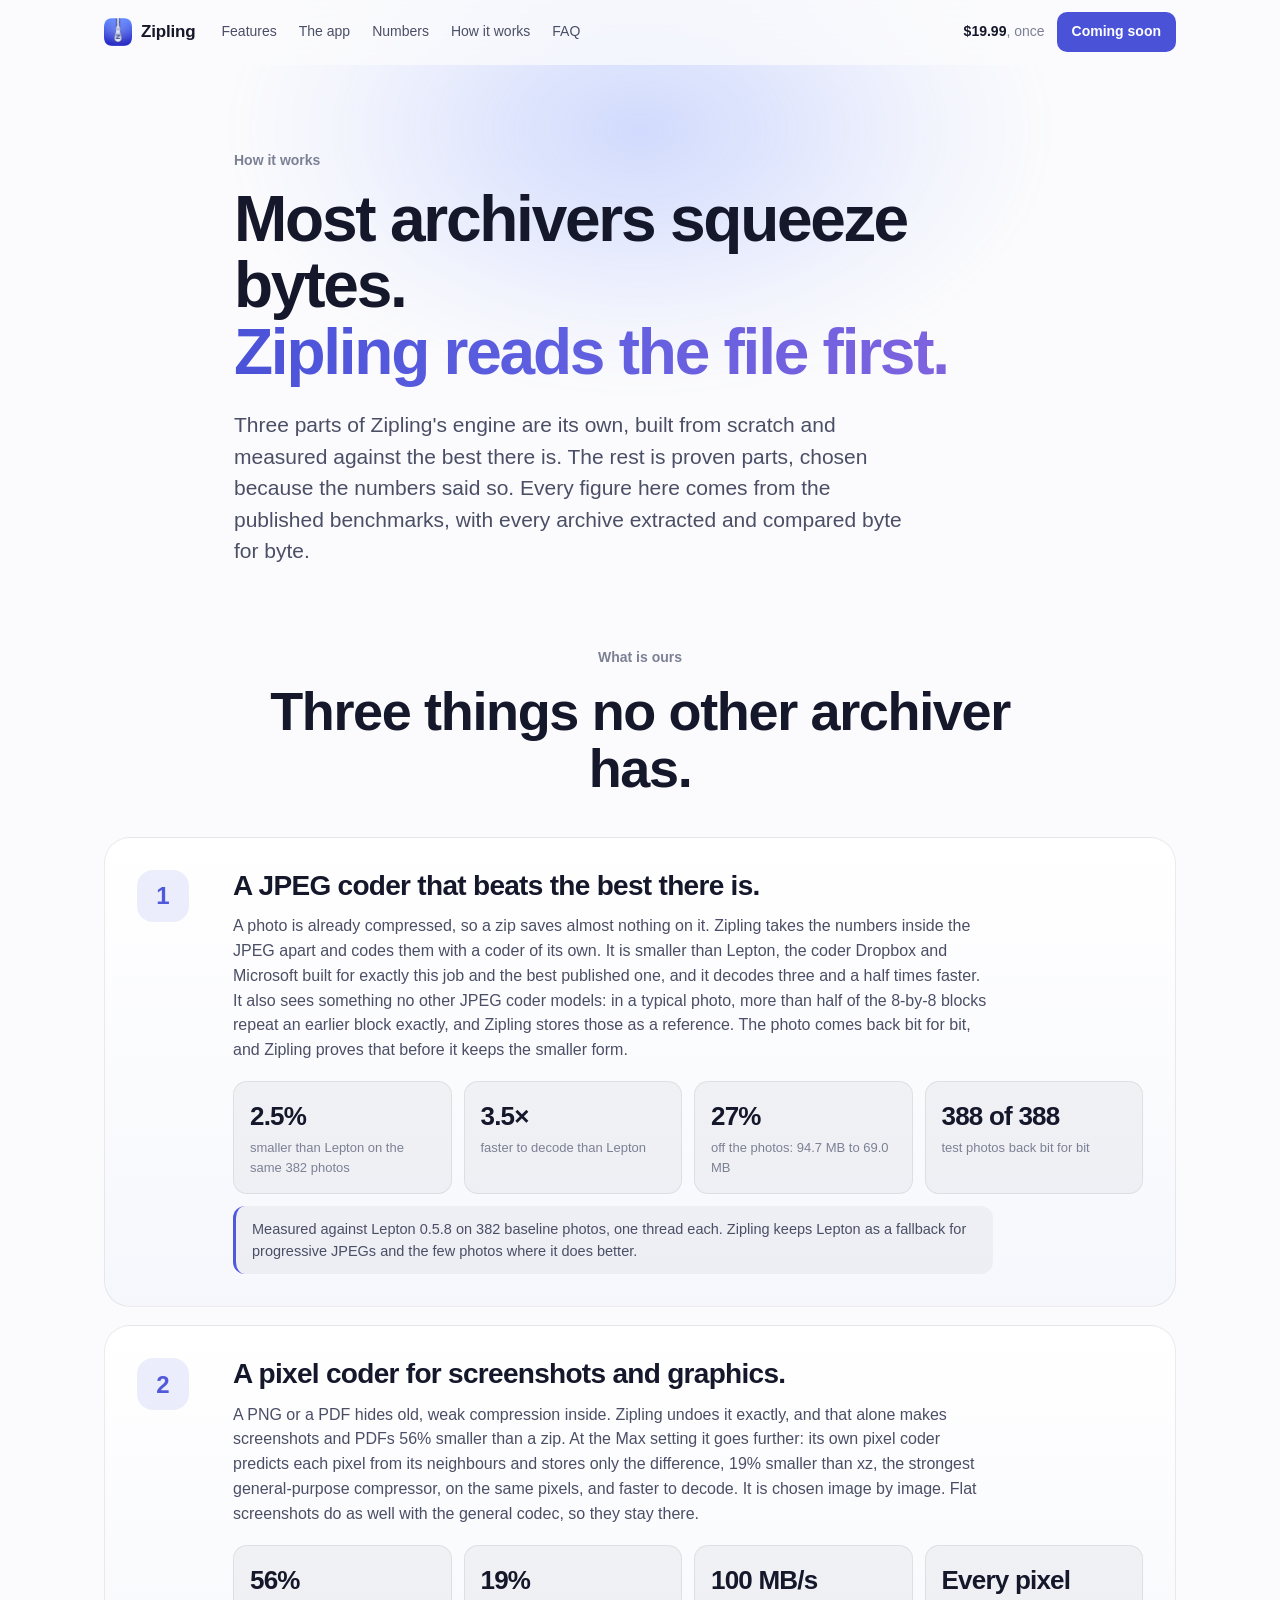
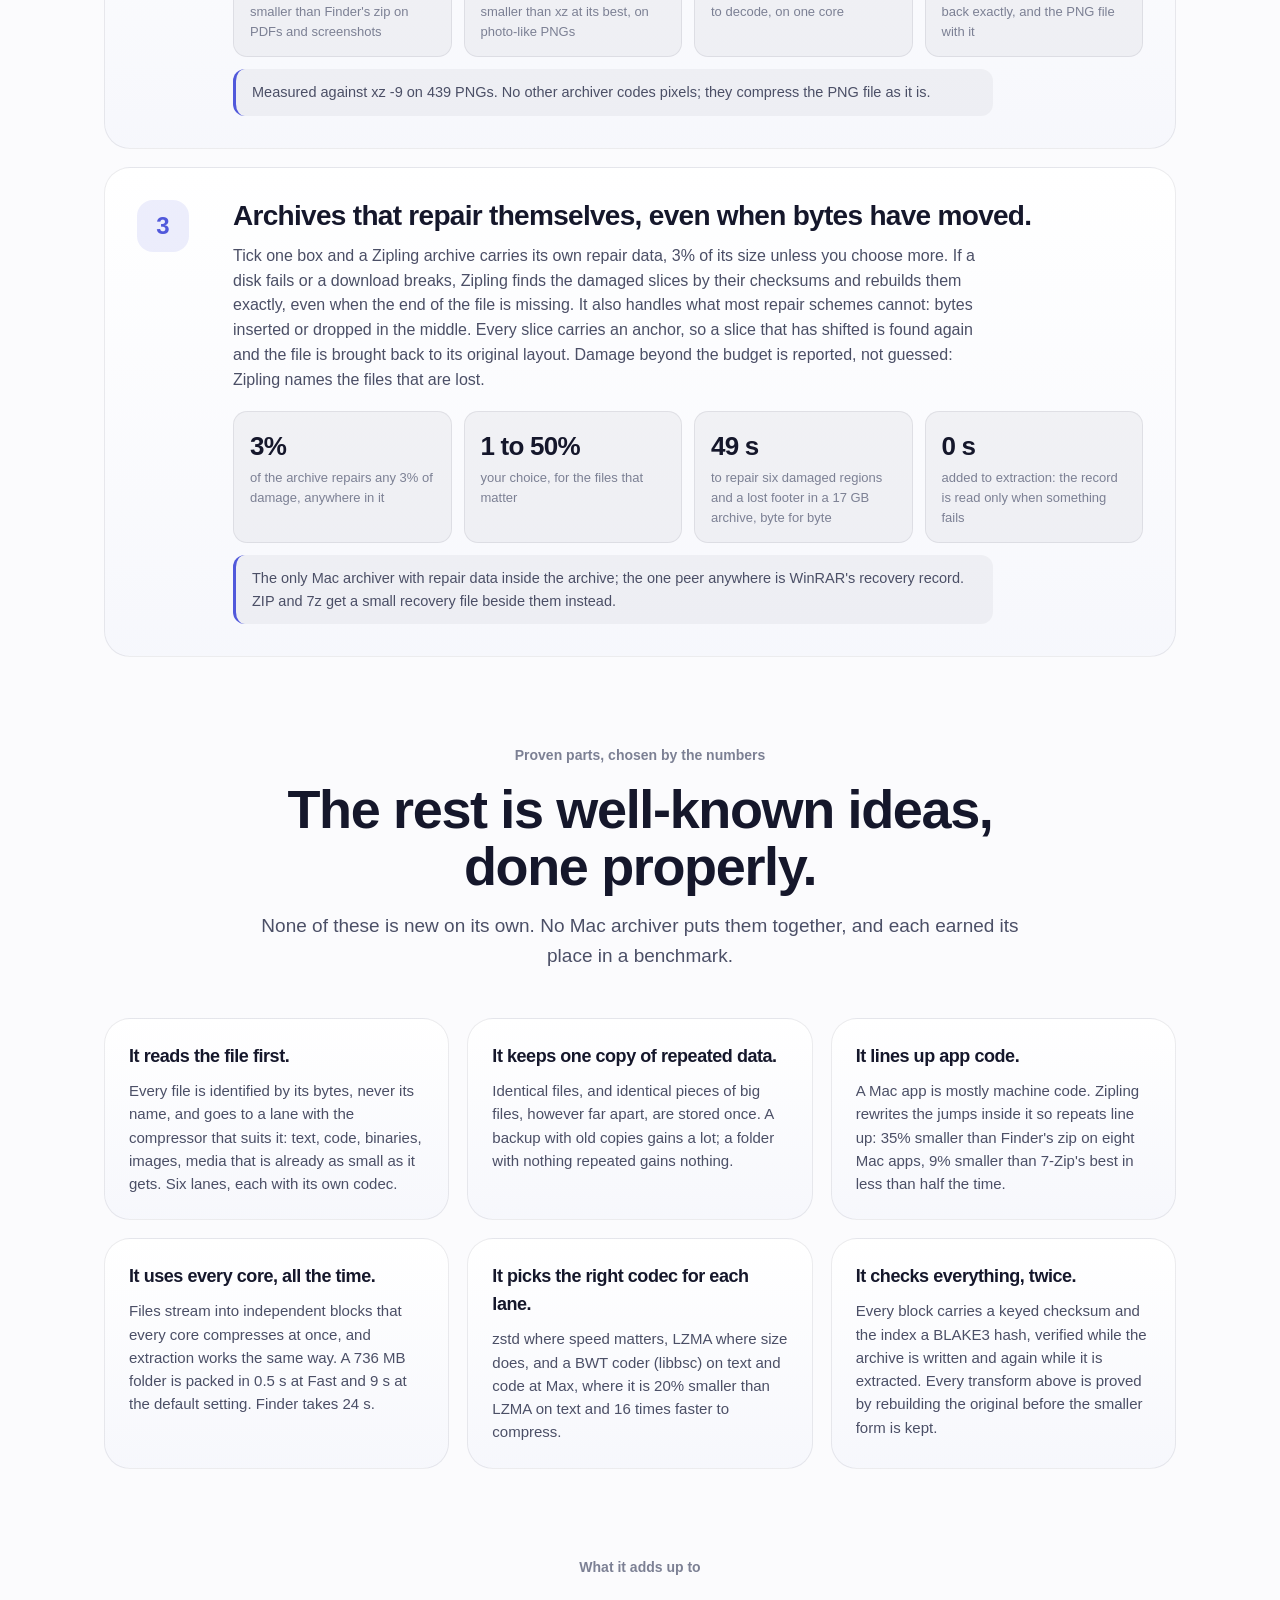
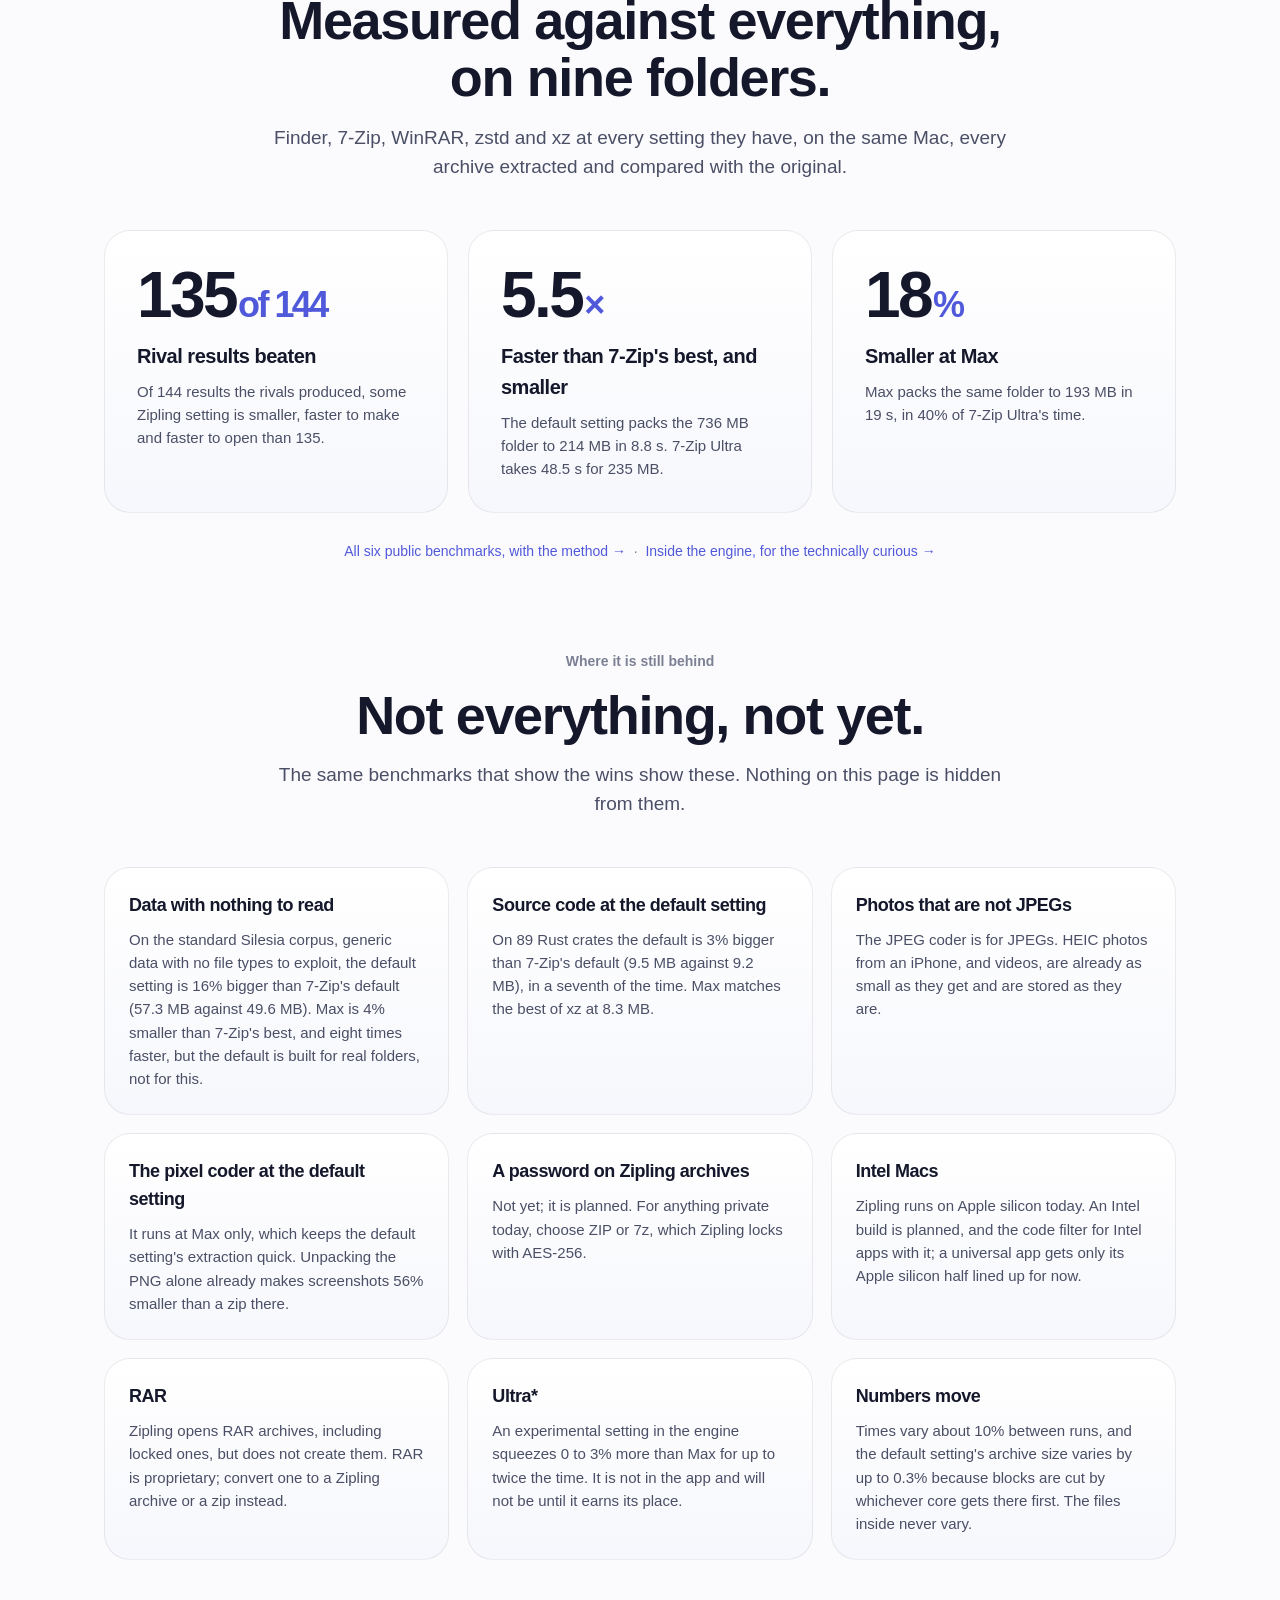
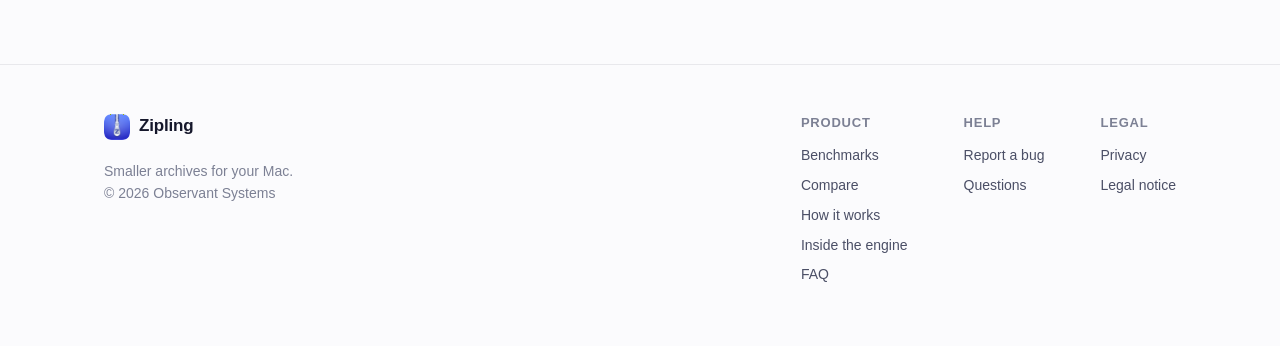
<file: how.html>
<!doctype html>
<html lang="en">
<head>
  <meta charset="utf-8">
  <meta name="viewport" content="width=device-width, initial-scale=1">
  <title>How Zipling works</title>
  <meta name="description" content="Three parts of Zipling's engine are its own: a JPEG coder that beats the best published one, a pixel coder for screenshots, and archives that repair themselves. The rest is proven parts, chosen by the numbers. Where it is still behind, too.">
  <link rel="icon" href="assets/favicon.png" type="image/png">
  <link rel="stylesheet" href="next.css">
  <link rel="stylesheet" href="c.css">
  <link rel="stylesheet" href="tour.css">
  <link rel="stylesheet" href="pages.css">
  <script>document.documentElement.classList.add("js")</script>
  <script src="next.js" defer></script>
</head>
<body>
  <a class="skip" href="#main">Skip to content</a>
  <header class="nav">
    <div class="nav-inner">
      <a class="brand" href="index.html" aria-label="Zipling home"><img src="assets/icon-512.png" alt="" width="28" height="28"><span>Zipling</span></a>
      <nav aria-label="Site">
        <a href="index.html#tour">Features</a>
        <a href="index.html#app">The app</a>
        <a href="index.html#numbers">Numbers</a>
        <a href="how.html" aria-current="page">How it works</a>
        <a href="index.html#faq">FAQ</a>
      </nav>
      <div class="nav-right">
        <span class="nav-price"><b>$19.99</b>, once</span>
        <a class="nav-cta" href="index.html#get">Coming soon</a>
      </div>
    </div>
  </header>

  <main id="main">
    <section class="page-hero">
      <div class="glow" aria-hidden="true"></div>
      <div class="wrap">
        <p class="kicker reveal">How it works</p>
        <h1 class="reveal">Most archivers squeeze bytes.<br><span class="grad">Zipling reads the file first.</span></h1>
        <p class="lede reveal">Three parts of Zipling's engine are its own, built from scratch and measured against the best there is. The rest is proven parts, chosen because the numbers said so. Every figure here comes from the published benchmarks, with every archive extracted and compared byte for byte.</p>
      </div>
    </section>

    <!-- ============================== Ours ============================== -->
    <section class="section ideas" id="ours">
      <div class="wrap">
        <header class="section-head reveal">
          <p class="kicker">What is ours</p>
          <h2>Three things no other archiver has.</h2>
        </header>
        <ol class="idea-list">
          <li class="idea reveal">
            <div class="idea-num">1</div>
            <div class="idea-body">
              <h2>A JPEG coder that beats the best there is.</h2>
              <p>A photo is already compressed, so a zip saves almost nothing on it. Zipling takes the numbers inside the JPEG apart and codes them with a coder of its own. It is smaller than Lepton, the coder Dropbox and Microsoft built for exactly this job and the best published one, and it decodes three and a half times faster. It also sees something no other JPEG coder models: in a typical photo, more than half of the 8-by-8 blocks repeat an earlier block exactly, and Zipling stores those as a reference. The photo comes back bit for bit, and Zipling proves that before it keeps the smaller form.</p>
              <div class="idea-facts">
                <div><b>2.5%</b><span>smaller than Lepton on the same 382 photos</span></div>
                <div><b>3.5×</b><span>faster to decode than Lepton</span></div>
                <div><b>27%</b><span>off the photos: 94.7 MB to 69.0 MB</span></div>
                <div><b>388 of 388</b><span>test photos back bit for bit</span></div>
              </div>
              <p class="peer">Measured against Lepton 0.5.8 on 382 baseline photos, one thread each. Zipling keeps Lepton as a fallback for progressive JPEGs and the few photos where it does better.</p>
            </div>
          </li>
          <li class="idea reveal">
            <div class="idea-num">2</div>
            <div class="idea-body">
              <h2>A pixel coder for screenshots and graphics.</h2>
              <p>A PNG or a PDF hides old, weak compression inside. Zipling undoes it exactly, and that alone makes screenshots and PDFs 56% smaller than a zip. At the Max setting it goes further: its own pixel coder predicts each pixel from its neighbours and stores only the difference, 19% smaller than xz, the strongest general-purpose compressor, on the same pixels, and faster to decode. It is chosen image by image. Flat screenshots do as well with the general codec, so they stay there.</p>
              <div class="idea-facts">
                <div><b>56%</b><span>smaller than Finder's zip on PDFs and screenshots</span></div>
                <div><b>19%</b><span>smaller than xz at its best, on photo-like PNGs</span></div>
                <div><b>100 MB/s</b><span>to decode, on one core</span></div>
                <div><b>Every pixel</b><span>back exactly, and the PNG file with it</span></div>
              </div>
              <p class="peer">Measured against xz -9 on 439 PNGs. No other archiver codes pixels; they compress the PNG file as it is.</p>
            </div>
          </li>
          <li class="idea reveal">
            <div class="idea-num">3</div>
            <div class="idea-body">
              <h2>Archives that repair themselves, even when bytes have moved.</h2>
              <p>Tick one box and a Zipling archive carries its own repair data, 3% of its size unless you choose more. If a disk fails or a download breaks, Zipling finds the damaged slices by their checksums and rebuilds them exactly, even when the end of the file is missing. It also handles what most repair schemes cannot: bytes inserted or dropped in the middle. Every slice carries an anchor, so a slice that has shifted is found again and the file is brought back to its original layout. Damage beyond the budget is reported, not guessed: Zipling names the files that are lost.</p>
              <div class="idea-facts">
                <div><b>3%</b><span>of the archive repairs any 3% of damage, anywhere in it</span></div>
                <div><b>1 to 50%</b><span>your choice, for the files that matter</span></div>
                <div><b>49 s</b><span>to repair six damaged regions and a lost footer in a 17 GB archive, byte for byte</span></div>
                <div><b>0 s</b><span>added to extraction: the record is read only when something fails</span></div>
              </div>
              <p class="peer">The only Mac archiver with repair data inside the archive; the one peer anywhere is WinRAR's recovery record. ZIP and 7z get a small recovery file beside them instead.</p>
            </div>
          </li>
        </ol>
      </div>
    </section>

    <!-- ============================== Proven parts ============================== -->
    <section class="section parts" id="parts">
      <div class="wrap">
        <header class="section-head reveal">
          <p class="kicker">Proven parts, chosen by the numbers</p>
          <h2>The rest is well-known ideas, done properly.</h2>
          <p class="sub">None of these is new on its own. No Mac archiver puts them together, and each earned its place in a benchmark.</p>
        </header>
        <div class="behind-grid">
          <article class="behind-card reveal">
            <h3>It reads the file first.</h3>
            <p>Every file is identified by its bytes, never its name, and goes to a lane with the compressor that suits it: text, code, binaries, images, media that is already as small as it gets. Six lanes, each with its own codec.</p>
          </article>
          <article class="behind-card reveal" style="--d:.06s">
            <h3>It keeps one copy of repeated data.</h3>
            <p>Identical files, and identical pieces of big files, however far apart, are stored once. A backup with old copies gains a lot; a folder with nothing repeated gains nothing.</p>
          </article>
          <article class="behind-card reveal" style="--d:.12s">
            <h3>It lines up app code.</h3>
            <p>A Mac app is mostly machine code. Zipling rewrites the jumps inside it so repeats line up: 35% smaller than Finder's zip on eight Mac apps, 9% smaller than 7-Zip's best in less than half the time.</p>
          </article>
          <article class="behind-card reveal" style="--d:.18s">
            <h3>It uses every core, all the time.</h3>
            <p>Files stream into independent blocks that every core compresses at once, and extraction works the same way. A 736 MB folder is packed in 0.5 s at Fast and 9 s at the default setting. Finder takes 24 s.</p>
          </article>
          <article class="behind-card reveal" style="--d:.24s">
            <h3>It picks the right codec for each lane.</h3>
            <p>zstd where speed matters, LZMA where size does, and a BWT coder (libbsc) on text and code at Max, where it is 20% smaller than LZMA on text and 16 times faster to compress.</p>
          </article>
          <article class="behind-card reveal" style="--d:.3s">
            <h3>It checks everything, twice.</h3>
            <p>Every block carries a keyed checksum and the index a BLAKE3 hash, verified while the archive is written and again while it is extracted. Every transform above is proved by rebuilding the original before the smaller form is kept.</p>
          </article>
        </div>
      </div>
    </section>

    <!-- ============================== What it adds up to ============================== -->
    <section class="section adds" id="adds">
      <div class="wrap">
        <header class="section-head reveal">
          <p class="kicker">What it adds up to</p>
          <h2>Measured against everything, on nine folders.</h2>
          <p class="sub">Finder, 7-Zip, WinRAR, zstd and xz at every setting they have, on the same Mac, every archive extracted and compared with the original.</p>
        </header>
        <div class="three">
          <div class="stat reveal">
            <p class="stat-num"><b data-count="135">0</b><span>of 144</span></p>
            <h3>Rival results beaten</h3>
            <p>Of 144 results the rivals produced, some Zipling setting is smaller, faster to make and faster to open than 135.</p>
          </div>
          <div class="stat reveal" style="--d:.1s">
            <p class="stat-num"><b data-count="5.5" data-dec="1">0</b><span>×</span></p>
            <h3>Faster than 7-Zip's best, and smaller</h3>
            <p>The default setting packs the 736 MB folder to 214 MB in 8.8 s. 7-Zip Ultra takes 48.5 s for 235 MB.</p>
          </div>
          <div class="stat reveal" style="--d:.2s">
            <p class="stat-num"><b data-count="18">0</b><span>%</span></p>
            <h3>Smaller at Max</h3>
            <p>Max packs the same folder to 193 MB in 19 s, in 40% of 7-Zip Ultra's time.</p>
          </div>
        </div>
        <p class="footnote reveal"><a href="benchmarks.html">All six public benchmarks, with the method →</a> &nbsp;·&nbsp; <a href="arca.html">Inside the engine, for the technically curious →</a></p>
      </div>
    </section>

    <!-- ============================== Behind ============================== -->
    <section class="section behind" id="behind">
      <div class="wrap">
        <header class="section-head reveal">
          <p class="kicker">Where it is still behind</p>
          <h2>Not everything, not yet.</h2>
          <p class="sub">The same benchmarks that show the wins show these. Nothing on this page is hidden from them.</p>
        </header>
        <div class="behind-grid">
          <article class="behind-card reveal">
            <h3>Data with nothing to read</h3>
            <p>On the standard Silesia corpus, generic data with no file types to exploit, the default setting is 16% bigger than 7-Zip's default (57.3 MB against 49.6 MB). Max is 4% smaller than 7-Zip's best, and eight times faster, but the default is built for real folders, not for this.</p>
          </article>
          <article class="behind-card reveal" style="--d:.06s">
            <h3>Source code at the default setting</h3>
            <p>On 89 Rust crates the default is 3% bigger than 7-Zip's default (9.5 MB against 9.2 MB), in a seventh of the time. Max matches the best of xz at 8.3 MB.</p>
          </article>
          <article class="behind-card reveal" style="--d:.12s">
            <h3>Photos that are not JPEGs</h3>
            <p>The JPEG coder is for JPEGs. HEIC photos from an iPhone, and videos, are already as small as they get and are stored as they are.</p>
          </article>
          <article class="behind-card reveal" style="--d:.18s">
            <h3>The pixel coder at the default setting</h3>
            <p>It runs at Max only, which keeps the default setting's extraction quick. Unpacking the PNG alone already makes screenshots 56% smaller than a zip there.</p>
          </article>
          <article class="behind-card reveal" style="--d:.24s">
            <h3>A password on Zipling archives</h3>
            <p>Not yet; it is planned. For anything private today, choose ZIP or 7z, which Zipling locks with AES-256.</p>
          </article>
          <article class="behind-card reveal" style="--d:.3s">
            <h3>Intel Macs</h3>
            <p>Zipling runs on Apple silicon today. An Intel build is planned, and the code filter for Intel apps with it; a universal app gets only its Apple silicon half lined up for now.</p>
          </article>
          <article class="behind-card reveal" style="--d:.36s">
            <h3>RAR</h3>
            <p>Zipling opens RAR archives, including locked ones, but does not create them. RAR is proprietary; convert one to a Zipling archive or a zip instead.</p>
          </article>
          <article class="behind-card reveal" style="--d:.42s">
            <h3>Ultra*</h3>
            <p>An experimental setting in the engine squeezes 0 to 3% more than Max for up to twice the time. It is not in the app and will not be until it earns its place.</p>
          </article>
          <article class="behind-card reveal" style="--d:.48s">
            <h3>Numbers move</h3>
            <p>Times vary about 10% between runs, and the default setting's archive size varies by up to 0.3% because blocks are cut by whichever core gets there first. The files inside never vary.</p>
          </article>
        </div>
      </div>
    </section>
  </main>

  <footer class="footer">
    <div class="wrap footer-inner">
      <div class="footer-brand">
        <a class="brand" href="index.html"><img src="assets/icon-512.png" alt="" width="26" height="26"><span>Zipling</span></a>
        <p>Smaller archives for your Mac.<br>© 2026 Observant Systems</p>
      </div>
      <nav class="footer-cols" aria-label="Footer">
        <div><h3>Product</h3><a href="benchmarks.html">Benchmarks</a><a href="compare.html">Compare</a><a href="how.html">How it works</a><a href="arca.html">Inside the engine</a><a href="index.html#faq">FAQ</a></div>
        <div><h3>Help</h3><a href="bug.html">Report a bug</a><a href="index.html#faq">Questions</a></div>
        <div><h3>Legal</h3><a href="privacy.html">Privacy</a><a href="legal.html">Legal notice</a></div>
      </nav>
    </div>
  </footer>
</body>
</html>
</file>
<file: next.css>
/* Zipling site, next design: one idea per section, in plain words, with a picture that moves. */

/* Dark is the default; the light set follows under data-theme or the system setting. */
:root {
  --bg: #0A0B14;
  --bg-2: #0E1020;
  --surface: #13162A;
  --surface-2: #1A1E35;
  --surface-3: #232848;
  --ink: #F4F5FA;
  --ink-2: #B9BDCE;
  --ink-3: #7F8498;
  --line: rgba(255, 255, 255, 0.08);
  --line-2: rgba(255, 255, 255, 0.14);
  --fill-1: rgba(255, 255, 255, 0.05);
  --fill-2: rgba(255, 255, 255, 0.07);
  --fill-3: rgba(255, 255, 255, 0.11);
  --brand: #7C86F8;
  --brand-2: #5F6BF5;
  --brand-deep: #3A42C9;
  --brand-soft: rgba(124, 134, 248, 0.14);
  --brand-line: rgba(124, 134, 248, 0.35);
  --grad-a: #9AA3FF; --grad-b: #7C86F8; --grad-c: #B3A6FF;
  --good: #46C6A3;
  --good-soft: rgba(70, 198, 163, 0.14);
  --good-line: rgba(70, 198, 163, 0.35);
  --bad: #F0707C;
  --bad-soft: rgba(240, 112, 124, 0.16);
  --warm: #E8B85A;
  --inner-hi: rgba(255, 255, 255, 0.06);
  --them: #5B6079;
  --card-top: rgba(26, 30, 53, 0.9);
  --card-bottom: rgba(19, 22, 42, 0.9);
  --nav-bg: rgba(10, 11, 20, 0.7);
  --shadow-card: 0 20px 60px rgba(0, 0, 0, 0.3);
  --shadow-hero: 0 40px 100px rgba(0, 0, 0, 0.5), inset 0 1px 0 rgba(255, 255, 255, 0.06);
  --shadow-shot: 0 40px 100px rgba(0, 0, 0, 0.55);
  --shadow-pop: 0 12px 30px rgba(0, 0, 0, 0.4);
  --glow-a: rgba(95, 107, 245, 0.35);
  --glow-b: rgba(95, 107, 245, 0.08);
  --radius: 26px;
  --radius-s: 14px;
  --max: 1120px;
  --font: -apple-system, BlinkMacSystemFont, "SF Pro Text", "Segoe UI", Inter, sans-serif;
  --display: -apple-system, BlinkMacSystemFont, "SF Pro Display", "Segoe UI", Inter, sans-serif;
  --mono: ui-monospace, "SF Mono", Menlo, monospace;
  color-scheme: dark;
}
:root[data-theme="light"] {
  --bg: #FBFBFD;
  --bg-2: #F3F4F9;
  --surface: #FFFFFF;
  --surface-2: #F3F4FA;
  --surface-3: #E8EAF5;
  --ink: #15172B;
  --ink-2: #4B4F66;
  --ink-3: #7C8094;
  --line: rgba(20, 22, 40, 0.08);
  --line-2: rgba(20, 22, 40, 0.14);
  --fill-1: rgba(20, 22, 40, 0.04);
  --fill-2: rgba(20, 22, 40, 0.06);
  --fill-3: rgba(20, 22, 40, 0.1);
  --brand: #5159DB;
  --brand-2: #4A52D8;
  --brand-deep: #3A42C9;
  --brand-soft: rgba(81, 89, 219, 0.1);
  --brand-line: rgba(81, 89, 219, 0.3);
  --grad-a: #4A52D8; --grad-b: #5E5FE0; --grad-c: #7F63DF;
  --good: #1E9E7E;
  --good-soft: rgba(30, 158, 126, 0.12);
  --good-line: rgba(30, 158, 126, 0.3);
  --bad: #D9475A;
  --bad-soft: rgba(217, 71, 90, 0.12);
  --warm: #C9931D;
  --inner-hi: rgba(255, 255, 255, 0.9);
  --them: #B6BACB;
  --card-top: rgba(255, 255, 255, 0.95);
  --card-bottom: rgba(246, 247, 252, 0.95);
  --nav-bg: rgba(251, 251, 253, 0.75);
  --shadow-card: 0 1px 2px rgba(20, 22, 40, 0.05), 0 16px 50px rgba(20, 22, 40, 0.08);
  --shadow-hero: 0 1px 2px rgba(20, 22, 40, 0.05), 0 30px 80px rgba(30, 36, 90, 0.16);
  --shadow-shot: 0 30px 80px rgba(30, 36, 90, 0.22);
  --shadow-pop: 0 12px 30px rgba(20, 22, 40, 0.16);
  --glow-a: rgba(99, 133, 255, 0.28);
  --glow-b: rgba(99, 133, 255, 0.05);
  color-scheme: light;
}
@media (prefers-color-scheme: light) {
  :root:not([data-theme="dark"]) {
    --bg: #FBFBFD;
    --bg-2: #F3F4F9;
    --surface: #FFFFFF;
    --surface-2: #F3F4FA;
    --surface-3: #E8EAF5;
    --ink: #15172B;
    --ink-2: #4B4F66;
    --ink-3: #7C8094;
    --line: rgba(20, 22, 40, 0.08);
    --line-2: rgba(20, 22, 40, 0.14);
    --fill-1: rgba(20, 22, 40, 0.04);
    --fill-2: rgba(20, 22, 40, 0.06);
    --fill-3: rgba(20, 22, 40, 0.1);
    --brand: #5159DB;
    --brand-2: #4A52D8;
    --brand-deep: #3A42C9;
    --brand-soft: rgba(81, 89, 219, 0.1);
    --brand-line: rgba(81, 89, 219, 0.3);
    --grad-a: #4A52D8; --grad-b: #5E5FE0; --grad-c: #7F63DF;
    --good: #1E9E7E;
    --good-soft: rgba(30, 158, 126, 0.12);
    --good-line: rgba(30, 158, 126, 0.3);
    --bad: #D9475A;
    --bad-soft: rgba(217, 71, 90, 0.12);
    --warm: #C9931D;
    --inner-hi: rgba(255, 255, 255, 0.9);
    --them: #B6BACB;
    --card-top: rgba(255, 255, 255, 0.95);
    --card-bottom: rgba(246, 247, 252, 0.95);
    --nav-bg: rgba(251, 251, 253, 0.75);
    --shadow-card: 0 1px 2px rgba(20, 22, 40, 0.05), 0 16px 50px rgba(20, 22, 40, 0.08);
    --shadow-hero: 0 1px 2px rgba(20, 22, 40, 0.05), 0 30px 80px rgba(30, 36, 90, 0.16);
    --shadow-shot: 0 30px 80px rgba(30, 36, 90, 0.22);
    --shadow-pop: 0 12px 30px rgba(20, 22, 40, 0.16);
    --glow-a: rgba(99, 133, 255, 0.28);
    --glow-b: rgba(99, 133, 255, 0.05);
    color-scheme: light;
  }
}

* { box-sizing: border-box; }
html { scroll-behavior: smooth; -webkit-text-size-adjust: 100%; }
body {
  margin: 0;
  background: var(--bg);
  color: var(--ink);
  font: 17px/1.55 var(--font);
  -webkit-font-smoothing: antialiased;
  overflow-x: hidden;
}
img { display: block; max-width: 100%; height: auto; }
a { color: inherit; text-decoration: none; }
h1, h2, h3 { font-family: var(--display); letter-spacing: -0.025em; margin: 0; }
p { margin: 0; }
ul { margin: 0; padding: 0; list-style: none; }
svg { fill: none; stroke: currentColor; stroke-width: 1.8; stroke-linecap: round; stroke-linejoin: round; }

.skip { position: absolute; left: -999px; top: 8px; padding: 8px 12px; background: var(--brand); color: #fff; border-radius: 8px; z-index: 100; }
.skip:focus { left: 8px; }

.wrap { max-width: var(--max); margin: 0 auto; padding: 0 24px; }

/* ---------- Navigation: a quiet bar ---------- */
.nav { position: fixed; top: 0; left: 0; right: 0; z-index: 50; background: var(--nav-bg); backdrop-filter: blur(16px) saturate(1.3); -webkit-backdrop-filter: blur(16px) saturate(1.3); border-bottom: 1px solid transparent; transition: border-color .25s; }
.nav.scrolled { border-bottom-color: var(--line); }
.has-proto .nav { top: 38px; }
.has-proto body { padding-top: 38px; }
.nav-inner { max-width: var(--max); margin: 0 auto; padding: 0 24px; height: 64px; display: flex; align-items: center; gap: 26px; }
.brand { display: inline-flex; align-items: center; gap: 9px; font-weight: 700; font-size: 17px; letter-spacing: -0.01em; }
.brand img { border-radius: 7px; }
.nav nav { display: flex; gap: 22px; }
.nav nav a { position: relative; padding: 6px 0; font-size: 14px; font-weight: 500; color: var(--ink-2); transition: color .2s; }
.nav nav a::after { content: ""; position: absolute; left: 0; right: 0; bottom: 0; height: 2px; border-radius: 2px; background: var(--brand); transform: scaleX(0); transform-origin: left; transition: transform .28s cubic-bezier(.2,.8,.2,1); }
.nav nav a:hover { color: var(--ink); }
.nav nav a:hover::after { transform: scaleX(1); }
.nav-right { margin-left: auto; display: flex; align-items: center; gap: 12px; }
.nav-price { font-size: 14px; color: var(--ink-3); white-space: nowrap; }
.nav-price b { color: var(--ink); font-weight: 600; }
.nav-cta { padding: 9px 15px; border-radius: 10px; background: var(--brand-2); color: #fff; font-size: 14px; font-weight: 600; white-space: nowrap; }

/* ---------- Buttons, chips, kickers ---------- */
.btn { display: inline-flex; align-items: center; gap: 8px; padding: 14px 24px; border-radius: 999px; font-weight: 600; font-size: 16px; transition: transform .2s, box-shadow .2s, background .2s; }
.btn:hover { transform: translateY(-1px); }
.btn-primary { background: linear-gradient(180deg, #7B86FF, #5A66F0); color: #fff; box-shadow: 0 10px 30px rgba(95, 107, 245, 0.4), inset 0 1px 0 rgba(255, 255, 255, 0.25); }
.btn-ghost { background: var(--fill-2); border: 1px solid var(--line-2); color: var(--ink); }
.btn-ghost:hover { background: var(--fill-3); }
.cta { display: flex; gap: 12px; justify-content: center; flex-wrap: wrap; }
.fine { font-size: 13px; color: var(--ink-3); }

.chip { display: inline-flex; align-items: center; gap: 7px; padding: 8px 14px; border-radius: 999px; font-size: 14px; font-weight: 600; background: var(--fill-2); border: 1px solid var(--line-2); color: var(--ink-2); white-space: nowrap; }
.chip svg { width: 16px; height: 16px; stroke-width: 2.4; }
.chip-brand { background: var(--brand-soft); border-color: var(--brand-line); color: var(--brand); }
.chip-good { background: var(--good-soft); border-color: var(--good-line); color: var(--good); }

.kicker { font-size: 14px; font-weight: 600; color: var(--ink-3); margin-bottom: 14px; }
.section-head { max-width: 760px; margin: 0 auto 48px; text-align: center; }
.section-head h2 { font-size: clamp(34px, 5vw, 54px); line-height: 1.06; font-weight: 700; }
.section-head .sub { margin-top: 18px; font-size: 19px; line-height: 1.55; color: var(--ink-2); }
.section { padding: 110px 0; }
.footnote { margin-top: 28px; text-align: center; font-size: 14px; color: var(--ink-3); }
.footnote a { color: var(--brand); }

/* ---------- Reveal and pop ---------- */
.js .reveal { opacity: 0; transform: translateY(18px); transition: opacity .8s cubic-bezier(.2,.7,.2,1), transform .8s cubic-bezier(.2,.7,.2,1); transition-delay: var(--d, 0s); }
.js .reveal.in { opacity: 1; transform: none; }
.js .pop { opacity: 0; transform: scale(.85) translateY(6px); }
.js .in .pop, .js .in.pop { animation: pop .55s cubic-bezier(.2,.9,.3,1.3) both; animation-delay: var(--at, 0s); }
@keyframes pop { from { opacity: 0; transform: scale(.85) translateY(6px); } to { opacity: 1; transform: none; } }

/* ---------- Hero ---------- */
.hero { position: relative; padding: 150px 0 40px; text-align: center; overflow: hidden; }
.glow { position: absolute; left: 50%; top: -220px; width: 1100px; height: 700px; transform: translateX(-50%); background: radial-gradient(closest-side, var(--glow-a), var(--glow-b) 55%, transparent 75%); pointer-events: none; filter: blur(10px); }
.hero-inner { position: relative; max-width: 820px; }
.hero-icon img { margin: 0 auto 26px; width: 120px; height: 120px; border-radius: 28px; box-shadow: 0 30px 70px rgba(60, 70, 200, 0.45), 0 0 0 1px rgba(255, 255, 255, 0.08); }
.eyebrow { display: inline-flex; align-items: center; gap: 8px; padding: 7px 14px; border-radius: 999px; background: var(--fill-2); border: 1px solid var(--line-2); font-size: 13px; font-weight: 600; color: var(--ink-2); margin-bottom: 26px; }
.eyebrow .dot { width: 8px; height: 8px; border-radius: 50%; background: var(--good); box-shadow: 0 0 0 4px rgba(78, 212, 154, 0.2); }
h1 { font-size: clamp(46px, 8.4vw, 92px); line-height: 1.0; font-weight: 800; letter-spacing: -0.035em; }
.grad { background: linear-gradient(100deg, var(--grad-a) 0%, var(--grad-b) 45%, var(--grad-c) 100%); -webkit-background-clip: text; background-clip: text; color: transparent; }
.lede { margin: 28px auto 0; max-width: 640px; font-size: 21px; line-height: 1.5; color: var(--ink-2); }
.chips { display: flex; justify-content: center; gap: 8px; flex-wrap: wrap; margin: 26px 0 30px; }
.chips li { padding: 8px 14px; border-radius: 999px; background: var(--fill-1); border: 1px solid var(--line); font-size: 14px; font-weight: 600; color: var(--ink-2); }
.hero .fine { margin-top: 18px; }

/* The hero scene: one folder, two results */
.hero-vis {
  margin: 56px auto 0; padding: 32px;
  border-radius: var(--radius);
  background: linear-gradient(180deg, var(--card-top), var(--card-bottom));
  border: 1px solid var(--line-2);
  box-shadow: var(--shadow-hero);
  display: grid; grid-template-columns: 280px 1fr; gap: 28px 36px; align-items: center; text-align: left;
}
.folder { display: flex; align-items: center; gap: 18px; }
.folder-icon { position: relative; width: 92px; height: 72px; border-radius: 12px; background: linear-gradient(180deg, #6D7BFF, #4752D8); box-shadow: 0 14px 30px rgba(60, 70, 200, 0.4); flex: none; }
.folder-icon::before { content: ""; position: absolute; left: 0; top: -10px; width: 38px; height: 16px; border-radius: 8px 8px 0 0; background: #5F6BF5; }
.folder-icon .f { position: absolute; width: 26px; height: 32px; border-radius: 4px; background: #fff; box-shadow: 0 4px 10px rgba(0, 0, 0, 0.25); animation: float 4s ease-in-out infinite; }
.folder-icon .f1 { left: 10px; top: 14px; background: linear-gradient(180deg, #FFC46B, #FF8E6B); animation-delay: 0s; }
.folder-icon .f2 { left: 30px; top: 8px; animation-delay: .6s; }
.folder-icon .f3 { left: 50px; top: 12px; background: linear-gradient(180deg, #CFE3FF, #9DB9FF); animation-delay: 1.2s; }
.folder-icon .f4 { left: 24px; top: 22px; background: #E9EBFF; animation-delay: 1.8s; }
@keyframes float { 0%, 100% { transform: translateY(0); } 50% { transform: translateY(-4px); } }
.folder-text b { display: block; font-size: 20px; }
.folder-text span { font-size: 14px; color: var(--ink-3); }

.bars { display: grid; gap: 14px; }
.bar { display: grid; grid-template-columns: 150px 1fr 110px; align-items: center; gap: 14px; font-size: 15px; }
.bar .who { color: var(--ink-2); font-weight: 600; }
.bar .track { height: 30px; border-radius: 8px; background: var(--fill-1); overflow: hidden; }
.bar .track i { display: block; height: 100%; width: 0; border-radius: 8px; background: var(--them); transition: width 1.4s cubic-bezier(.2,.8,.2,1); }
.bar.us .track i { background: linear-gradient(90deg, #5F6BF5, #8A93FF); box-shadow: 0 0 24px rgba(138, 147, 255, 0.45); transition-delay: .3s; }
.in .bar .track i { width: calc(var(--w) * 100%); }
.bar .val { text-align: right; font-variant-numeric: tabular-nums; font-weight: 700; font-size: 17px; }
.bar.us .val { color: var(--brand); }
.hero-chips { grid-column: 1 / -1; display: flex; gap: 10px; flex-wrap: wrap; }
.hero-vis figcaption { grid-column: 1 / -1; font-size: 13px; color: var(--ink-3); }

/* ---------- Three numbers ---------- */
.stats { padding-top: 90px; }
.three { display: grid; grid-template-columns: repeat(3, 1fr); gap: 20px; }
.stat { padding: 32px; border-radius: var(--radius); background: linear-gradient(180deg, var(--card-top), var(--card-bottom)); border: 1px solid var(--line); box-shadow: inset 0 1px 0 var(--inner-hi); }
.stat-num { font-family: var(--display); font-size: 64px; font-weight: 800; letter-spacing: -0.04em; line-height: 1; color: var(--ink); font-variant-numeric: tabular-nums; }
.stat-num span { font-size: 36px; color: var(--brand); margin-left: 2px; }
.stat h3 { margin-top: 14px; font-size: 20px; }
.stat p:not(.stat-num) { margin-top: 8px; color: var(--ink-2); font-size: 15px; }

/* ---------- Why smaller ---------- */
.kinds { display: grid; grid-template-columns: repeat(4, 1fr); gap: 18px; }
.kind { padding: 26px; border-radius: var(--radius); background: linear-gradient(180deg, var(--card-top), var(--card-bottom)); border: 1px solid var(--line); box-shadow: inset 0 1px 0 var(--inner-hi); display: flex; flex-direction: column; }
.kind-art { width: 52px; height: 52px; border-radius: 14px; background: var(--brand-soft); color: var(--brand); display: grid; place-items: center; }
.kind-art svg { width: 30px; height: 30px; stroke-width: 2; }
.kind-num { margin-top: 20px; font-family: var(--display); font-size: 30px; font-weight: 800; letter-spacing: -0.03em; color: var(--ink); }
.kind h3 { margin-top: 4px; font-size: 20px; }
.kind p { margin-top: 10px; color: var(--ink-2); font-size: 15px; flex: 1; }
.mini { margin-top: 20px; display: grid; gap: 8px; }
.mini .row { display: grid; grid-template-columns: 92px 1fr 54px; align-items: center; gap: 8px; font-size: 12px; color: var(--ink-3); }
.mini .row b { text-align: right; color: var(--ink-2); font-variant-numeric: tabular-nums; }
.mini .row i { display: block; height: 10px; border-radius: 5px; background: var(--them); width: 0; transition: width 1.2s cubic-bezier(.2,.8,.2,1) .2s; }
.mini .row i.us { background: linear-gradient(90deg, #5F6BF5, #8A93FF); transition-delay: .5s; }
.in .mini .row i { width: calc(var(--w) * 100%); }

/* ---------- Cards ---------- */
.card { position: relative; padding: 28px; border-radius: var(--radius); background: linear-gradient(180deg, var(--card-top), var(--card-bottom)); border: 1px solid var(--line); box-shadow: var(--shadow-card), inset 0 1px 0 var(--inner-hi); }
.card-head { display: flex; align-items: baseline; gap: 10px; font-size: 15px; margin-bottom: 18px; }
.card-head b { font-size: 17px; }
.card-head span { color: var(--ink-3); font-size: 13px; }
.card-head.second { margin-top: 26px; }
.card-head.small { margin-top: 22px; margin-bottom: 10px; }
.card-text { color: var(--ink-2); font-size: 15px; }
.duo { display: grid; grid-template-columns: 1fr 1fr; gap: 20px; }

/* ---------- Speed: the race ---------- */
.race { display: grid; gap: 12px; }
.lane { display: grid; grid-template-columns: 118px 1fr 76px; align-items: center; gap: 12px; font-size: 14px; }
.lane .who { color: var(--ink-2); font-weight: 600; }
.lane .track { height: 14px; border-radius: 7px; background: var(--fill-1); overflow: hidden; }
.lane .track i { display: block; height: 100%; width: 0; border-radius: 7px; background: var(--them); transition: width var(--t, 1s) linear; }
.lane.us .track i { background: linear-gradient(90deg, #5F6BF5, #8A93FF); box-shadow: 0 0 18px rgba(138, 147, 255, 0.4); }
.in .lane .track i { width: calc(var(--w) * 100%); min-width: 8px; }
.lane .val { text-align: right; font-variant-numeric: tabular-nums; font-weight: 700; color: var(--ink); }
.lane.us .val { color: var(--brand); }
.race-card > .chip { margin-top: 22px; }

/* Fast now, smaller later */
.later { margin-top: 22px; }
.later .archive { position: relative; height: 54px; border-radius: 12px; background: var(--fill-1); overflow: hidden; display: flex; align-items: center; justify-content: space-between; padding: 0 16px; font-size: 14px; font-weight: 600; }
.later .archive .fill { position: absolute; inset: 0; width: 100%; background: linear-gradient(90deg, rgba(95, 107, 245, 0.5), rgba(138, 147, 255, 0.5)); transform-origin: left; }
.in .later .archive .fill { animation: shrink 1.4s cubic-bezier(.3,.8,.2,1) 2.6s both; }
@keyframes shrink { from { width: 100%; } to { width: 69%; } }
.later .archive .name, .later .archive .size { position: relative; }
.later .archive .size { font-variant-numeric: tabular-nums; color: var(--ink); }
.when { margin-top: 14px; display: flex; gap: 8px; flex-wrap: wrap; }
.cond { display: inline-flex; align-items: center; gap: 6px; padding: 7px 12px; border-radius: 999px; font-size: 13px; font-weight: 600; color: var(--ink-3); background: var(--fill-1); border: 1px solid var(--line); transition: color .4s, background .4s, border-color .4s; }
.cond svg { width: 15px; height: 15px; stroke-width: 2.2; }
.in .cond { animation: light .4s ease both; animation-delay: var(--at); }
@keyframes light { to { color: var(--brand); background: var(--brand-soft); border-color: var(--brand-line); } }
.later > .chip { margin-top: 16px; }

/* ---------- Formats: the orbit ---------- */
.formats { display: grid; grid-template-columns: 1fr 1fr; gap: 20px; align-items: center; padding: 36px; }
.orbit-wrap { position: relative; width: 100%; aspect-ratio: 1; max-width: 460px; margin: 0 auto; }
.ring { position: absolute; left: 50%; top: 50%; transform: translate(-50%, -50%); border-radius: 50%; border: 1px dashed var(--line-2); }
.ring.r1 { width: 54%; height: 54%; }
.ring.r2 { width: 92%; height: 92%; }
.core { position: absolute; left: 50%; top: 50%; width: 22%; height: 22%; transform: translate(-50%, -50%); border-radius: 22%; box-shadow: 0 20px 50px rgba(60, 70, 200, 0.5); }
.orbit { position: absolute; left: 50%; top: 50%; width: 0; height: 0; }
.orbit.o1 { --r: 27%; }
.orbit.o2 { --r: 46%; }
.slot { position: absolute; left: 0; top: 0; transform: rotate(var(--a)) translateX(var(--rpx, 120px)) rotate(calc(-1 * var(--a))); }
.o1 .slot { --rpx: calc(var(--size, 420px) * 0.27); }
.o2 .slot { --rpx: calc(var(--size, 420px) * 0.46); }
.slot .cs { position: relative; display: block; width: 0; height: 0; }
.slot b { position: absolute; left: 0; top: 0; translate: -50% -50%; display: block; padding: 6px 11px; border-radius: 999px; background: var(--surface-3); border: 1px solid var(--line-2); font-size: 12px; font-weight: 600; white-space: nowrap; color: var(--ink); opacity: 0; box-shadow: 0 4px 14px rgba(0, 0, 0, 0.12); }
.in .slot b { animation: pop .5s cubic-bezier(.2,.9,.3,1.3) both; animation-delay: var(--at); }
.in .orbit.o1 { animation: spin 70s linear infinite; }
.in .orbit.o2 { animation: spin 110s linear infinite reverse; }
.in .orbit.o1 .cs { animation: counter-spin 70s linear infinite; }
.in .orbit.o2 .cs { animation: counter-spin-r 110s linear infinite; }
@keyframes spin { to { transform: rotate(360deg); } }
@keyframes counter-spin { from { transform: rotate(0deg); } to { transform: rotate(-360deg); } }
@keyframes counter-spin-r { from { transform: rotate(0deg); } to { transform: rotate(360deg); } }
.format-notes { display: grid; gap: 16px; }
.format-notes li { padding: 18px 20px; border-radius: var(--radius-s); background: var(--fill-1); border: 1px solid var(--line); color: var(--ink-2); font-size: 15px; }
.format-notes b { color: var(--ink); }

/* ---------- Repair ---------- */
.repair .state { display: none; padding: 4px 10px; border-radius: 999px; font-size: 12px; font-weight: 700; }
.repair .state.bad { background: var(--bad-soft); color: var(--bad); }
.repair .state.good { background: var(--good-soft); color: var(--good); }
.repair.damaged .state.bad, .repair.fixed .state.good { display: inline-block; }
.repair .grid { position: relative; display: grid; grid-template-columns: repeat(24, 1fr); gap: 5px; }
.repair .grid i { aspect-ratio: 1; border-radius: 3px; background: var(--surface-3); transition: background .3s, box-shadow .3s; }
.repair .grid i.bad { background: var(--bad); box-shadow: 0 0 14px rgba(255, 110, 122, 0.6); }
.repair .grid i.ok { background: var(--brand); box-shadow: 0 0 12px rgba(138, 147, 255, 0.5); }
.repair .grid-wrap { position: relative; }
.repair .sweep { position: absolute; inset: 0; pointer-events: none; overflow: hidden; }
.repair .sweep::before { content: ""; position: absolute; top: 0; bottom: 0; width: 60px; left: -60px; background: linear-gradient(90deg, transparent, var(--brand-line), transparent); opacity: 0; }
.repair.sweeping .sweep::before { animation: sweep 1.6s linear both; }
@keyframes sweep { from { left: -60px; opacity: 1; } to { left: 100%; opacity: 1; } }
.repair .parity { display: grid; grid-template-columns: repeat(24, 1fr); gap: 5px; }
.repair .parity i { aspect-ratio: 1; border-radius: 3px; background: rgba(232, 184, 90, 0.3); }
.repair .parity i.used { background: var(--warm); box-shadow: 0 0 10px rgba(232, 184, 90, 0.45); }
.repair figcaption { margin-top: 18px; font-size: 14px; color: var(--ink-3); }

/* ---------- The app ---------- */
.shot { max-width: 980px; margin: 0 auto 28px; border-radius: 18px; overflow: hidden; border: 1px solid var(--line-2); box-shadow: var(--shadow-shot); }
.feats { display: grid; grid-template-columns: repeat(3, 1fr); gap: 18px; }
.feat { padding: 20px; border-radius: var(--radius); background: linear-gradient(180deg, var(--card-top), var(--card-bottom)); border: 1px solid var(--line); box-shadow: inset 0 1px 0 var(--inner-hi); }
.feat h3 { margin-top: 18px; font-size: 19px; }
.feat p { margin-top: 8px; color: var(--ink-2); font-size: 15px; }
.stage { position: relative; height: 170px; border-radius: 16px; background: var(--bg-2); border: 1px solid var(--line); overflow: hidden; font-size: 13px; }
.frow { position: absolute; display: flex; align-items: center; gap: 8px; padding: 8px 12px; border-radius: 8px; background: var(--fill-1); font-weight: 600; }
.frow em { font-style: normal; color: var(--ink-3); font-weight: 500; }
.fi { width: 18px; height: 20px; border-radius: 4px; background: #CFD3E8; flex: none; }
.fi.zip { background: linear-gradient(180deg, #8A93FF, #5F6BF5); }
.fi.zlg { background: linear-gradient(180deg, #A7AEFF, #6D7BFF); }
.fi.fold { background: linear-gradient(180deg, #7CB8FF, #4A8EF0); height: 16px; }
.fi.img { background: linear-gradient(180deg, #FFC46B, #FF8E6B); }
.fi.file { background: #DADDF0; }

.st-x .r1 { left: 14px; top: 14px; }
.st-x .cmenu { position: absolute; left: 60px; top: 50px; padding: 6px; border-radius: 10px; background: var(--surface-3); border: 1px solid var(--line-2); box-shadow: var(--shadow-pop); display: grid; gap: 2px; opacity: 0; }
.st-x .cmenu span { padding: 4px 10px; border-radius: 6px; }
.st-x .cmenu .sel { background: var(--brand-2); color: #fff; }
.st-x .r2 { left: 14px; top: 122px; opacity: 0; }
.in .st-x .cmenu { animation: x-menu 8s ease-in-out infinite; }
.in .st-x .r2 { animation: x-folder 8s ease-in-out infinite; }
@keyframes x-menu { 0%, 10% { opacity: 0; transform: translateY(4px); } 15%, 45% { opacity: 1; transform: none; } 50%, 100% { opacity: 0; } }
@keyframes x-folder { 0%, 52% { opacity: 0; transform: translateY(6px); } 58%, 90% { opacity: 1; transform: none; } 100% { opacity: 0; } }

.st-ql .frow { left: 14px; top: 14px; }
.st-ql .key { position: absolute; left: 14px; bottom: 14px; padding: 3px 10px; border-radius: 6px; border: 1px solid var(--line-2); border-bottom-width: 3px; background: var(--surface-2); font-family: inherit; font-size: 11px; font-weight: 700; color: var(--ink-3); }
.st-ql .qlp { position: absolute; right: 12px; top: 12px; width: 190px; padding: 10px; border-radius: 10px; background: var(--surface-3); border: 1px solid var(--line-2); box-shadow: var(--shadow-pop); opacity: 0; }
.qlt { font-size: 11px; color: var(--ink-3); margin-bottom: 6px; }
.qlr { display: flex; align-items: center; gap: 8px; padding: 4px 0; }
.qlr em { margin-left: auto; font-style: normal; color: var(--ink-3); font-size: 11px; }
.in .st-ql .qlp { animation: ql 7s ease-in-out infinite; }
.in .st-ql .key { animation: ql-key 7s ease-in-out infinite; }
@keyframes ql { 0%, 18% { opacity: 0; transform: scale(.96); } 24%, 80% { opacity: 1; transform: none; } 88%, 100% { opacity: 0; } }
@keyframes ql-key { 0%, 14% { transform: none; } 17%, 20% { transform: translateY(2px); border-bottom-width: 1px; } 23%, 100% { transform: none; } }

.st-cv .cvs, .st-cv .cvt { position: absolute; left: 14px; display: flex; align-items: center; gap: 8px; padding: 8px 12px; border-radius: 8px; background: var(--fill-1); font-weight: 600; width: calc(100% - 28px); }
.st-cv .cvs { top: 14px; }
.st-cv .cvt { top: 112px; background: var(--brand-soft); border: 1px solid var(--brand-line); }
.st-cv em { margin-left: auto; font-style: normal; color: var(--ink-3); font-weight: 600; }
.st-cv .cvt em { color: var(--brand); }
.st-cv .flow { position: absolute; left: 50%; top: 62px; display: grid; gap: 5px; transform: translateX(-50%); }
.st-cv .flow i { width: 8px; height: 8px; border-radius: 50%; background: var(--brand); opacity: .25; }
.in .st-cv .flow i { animation: drip 1.5s ease-in-out infinite; }
.in .st-cv .flow i:nth-child(2) { animation-delay: .25s; }
.in .st-cv .flow i:nth-child(3) { animation-delay: .5s; }
@keyframes drip { 0%, 100% { opacity: .2; } 50% { opacity: 1; } }
.st-cv .badge { position: absolute; right: 14px; top: 74px; padding: 4px 10px; border-radius: 999px; background: var(--good-soft); color: var(--good); font-size: 12px; font-weight: 700; }

.st-ed .edl { position: absolute; inset: 14px; display: grid; gap: 6px; align-content: start; }
.edh { display: flex; align-items: center; gap: 8px; font-weight: 700; padding: 4px 0 8px; border-bottom: 1px solid var(--line); }
.edh .edsz { margin-left: auto; color: var(--ink-3); font-weight: 600; font-size: 12px; }
.edr { display: flex; align-items: center; gap: 8px; padding: 5px 8px; border-radius: 6px; }
.in .st-ed .del { animation: ed-del 9s ease-in-out infinite; }
.in .st-ed .add { animation: ed-add 9s ease-in-out infinite; }
@keyframes ed-del { 0%, 30% { opacity: 1; } 36%, 100% { opacity: .25; text-decoration: line-through; } }
@keyframes ed-add { 0%, 55% { opacity: 0; transform: translateX(-8px); background: var(--good-soft); } 62%, 100% { opacity: 1; transform: none; background: var(--good-soft); } }

.st-lk .opt { position: absolute; left: 14px; display: flex; align-items: center; gap: 10px; font-weight: 600; }
.st-lk .o1 { top: 20px; }
.st-lk .o2 { top: 58px; }
.tg { width: 34px; height: 20px; border-radius: 10px; background: var(--them); position: relative; transition: background .3s; }
.tg i { position: absolute; top: 2px; left: 2px; width: 16px; height: 16px; border-radius: 50%; background: #fff; transition: left .3s; }
.in .st-lk .o1 .tg { animation: tg-on 8s ease-in-out infinite; }
.in .st-lk .o1 .tg i { animation: tg-knob 8s ease-in-out infinite; }
.in .st-lk .o2 .tg { animation: tg-on 8s ease-in-out infinite .9s; }
.in .st-lk .o2 .tg i { animation: tg-knob 8s ease-in-out infinite .9s; }
@keyframes tg-on { 0%, 12% { background: var(--them); } 18%, 85% { background: var(--brand-2); } 92%, 100% { background: var(--them); } }
@keyframes tg-knob { 0%, 12% { left: 2px; } 18%, 85% { left: 16px; } 92%, 100% { left: 2px; } }
.st-lk .lock { width: 18px; height: 18px; color: var(--ink-3); }
.in .st-lk .lock .sh { animation: lock 8s ease-in-out infinite; transform-origin: 8px 11px; }
@keyframes lock { 0%, 12% { transform: rotate(-30deg) translateY(-2px); } 20%, 85% { transform: none; } 92%, 100% { transform: rotate(-30deg) translateY(-2px); } }
.st-lk .parts { position: absolute; left: 14px; bottom: 16px; display: flex; gap: 8px; }
.st-lk .parts i { padding: 5px 9px; border-radius: 6px; background: var(--brand-soft); color: var(--brand); font-style: normal; font-size: 12px; font-weight: 700; opacity: 0; }
.in .st-lk .parts i { animation: part 8s ease-in-out infinite; }
.in .st-lk .parts i:nth-child(2) { animation-delay: .15s; }
.in .st-lk .parts i:nth-child(3) { animation-delay: .3s; }
@keyframes part { 0%, 28% { opacity: 0; transform: translateY(6px); } 34%, 85% { opacity: 1; transform: none; } 92%, 100% { opacity: 0; } }

.st-mac .search { position: absolute; left: 14px; right: 14px; top: 14px; display: flex; align-items: center; gap: 8px; padding: 8px 12px; border-radius: 10px; background: var(--surface-3); border: 1px solid var(--line-2); font-weight: 600; }
.st-mac .search svg { width: 16px; height: 16px; color: var(--ink-3); }
.st-mac .hit { position: absolute; left: 14px; right: 14px; top: 62px; display: flex; align-items: center; gap: 10px; padding: 8px 12px; border-radius: 10px; background: var(--brand-soft); opacity: 0; }
.st-mac .hit-text { display: grid; line-height: 1.25; }
.st-mac .hit-text span { font-size: 11px; color: var(--ink-3); }
.in .st-mac .hit { animation: hit 6s ease-in-out infinite; }
@keyframes hit { 0%, 20% { opacity: 0; transform: translateY(4px); } 28%, 90% { opacity: 1; transform: none; } 100% { opacity: 0; } }
.st-mac .tools { position: absolute; left: 14px; bottom: 14px; display: flex; gap: 6px; }
.st-mac .tools span { padding: 4px 9px; border-radius: 999px; background: var(--fill-2); font-size: 11px; font-weight: 600; color: var(--ink-2); }

/* ---------- Safe ---------- */
.safes { display: grid; grid-template-columns: repeat(4, 1fr); gap: 18px; }
.safe { padding: 24px; border-radius: var(--radius); background: linear-gradient(180deg, var(--card-top), var(--card-bottom)); border: 1px solid var(--line); box-shadow: inset 0 1px 0 var(--inner-hi); }
.safe-icon { width: 44px; height: 44px; border-radius: 12px; background: var(--good-soft); color: var(--good); display: grid; place-items: center; }
.safe-icon svg { width: 24px; height: 24px; stroke-width: 2; }
.safe h3 { margin-top: 16px; font-size: 18px; }
.safe p { margin-top: 8px; font-size: 14px; color: var(--ink-2); }

/* ---------- Benchmarks ---------- */
.legend { display: flex; justify-content: center; gap: 18px; font-size: 13px; color: var(--ink-3); margin: -22px 0 22px; }
.legend span { display: inline-flex; align-items: center; gap: 7px; }
.sw { width: 12px; height: 12px; border-radius: 3px; background: var(--them); }
.sw.us { background: var(--brand); }
.chart .rows { display: grid; gap: 12px; }
.chart .lane .track i { transition: width 1.2s cubic-bezier(.2,.8,.2,1); }
.chart .lane:nth-child(2) .track i { transition-delay: .1s; }
.chart .lane:nth-child(3) .track i { transition-delay: .2s; }
.chart .lane:nth-child(4) .track i { transition-delay: .3s; }
.chart .lane:nth-child(5) .track i { transition-delay: .4s; }

/* ---------- Get ---------- */
.get { padding-bottom: 60px; }
.get-inner { text-align: center; padding: 64px 32px; border-radius: var(--radius); background: radial-gradient(120% 140% at 50% 0%, var(--glow-a), var(--card-bottom) 60%); border: 1px solid var(--line-2); }
.get-inner img { margin: 0 auto 22px; border-radius: 22px; box-shadow: 0 20px 50px rgba(60, 70, 200, 0.45); }
.get-inner h2 { font-size: clamp(36px, 5vw, 56px); }
.get-inner .sub { margin: 16px auto 28px; max-width: 520px; font-size: 18px; color: var(--ink-2); }
.get-inner .fine { margin-top: 18px; }
.price { display: flex; align-items: baseline; justify-content: center; gap: 10px; margin: 0 0 26px; }
.price .amount { font-family: var(--display); font-size: 64px; font-weight: 800; letter-spacing: -0.04em; line-height: 1; }
.price .per { font-size: 17px; color: var(--ink-2); }
.btn.is-soon { cursor: default; }
.btn.is-soon:hover { transform: none; }

/* ---------- FAQ ---------- */
.faq { padding-top: 40px; }
.qa { max-width: 760px; margin: 0 auto; display: grid; gap: 10px; }
.qa details { border-radius: 16px; background: var(--surface); border: 1px solid var(--line); padding: 0 22px; }
.qa summary { cursor: pointer; list-style: none; padding: 18px 0; font-weight: 600; font-size: 17px; display: flex; justify-content: space-between; align-items: center; gap: 16px; }
.qa summary::-webkit-details-marker { display: none; }
.qa summary::after { content: "+"; font-size: 22px; color: var(--brand); font-weight: 400; transition: transform .25s; }
.qa details[open] summary::after { transform: rotate(45deg); }
.qa details p { padding: 0 0 20px; color: var(--ink-2); font-size: 16px; }

/* ---------- Footer ---------- */
.footer { border-top: 1px solid var(--line); padding: 48px 0 60px; }
.footer-inner { display: flex; justify-content: space-between; gap: 32px; flex-wrap: wrap; }
.footer-brand p { margin-top: 12px; font-size: 14px; color: var(--ink-3); line-height: 1.6; }
.footer-cols { display: flex; gap: 56px; }
.footer-cols div { display: grid; gap: 8px; align-content: start; }
.footer-cols h3 { font-size: 13px; color: var(--ink-3); margin-bottom: 4px; text-transform: uppercase; letter-spacing: 0.06em; }
.footer-cols a { font-size: 14px; color: var(--ink-2); }
.footer-cols a:hover { color: var(--ink); }

/* ---------- Responsive ---------- */
@media (max-width: 1000px) {
  .kinds { grid-template-columns: repeat(2, 1fr); }
  .feats { grid-template-columns: repeat(2, 1fr); }
  .safes { grid-template-columns: repeat(2, 1fr); }
  .formats { grid-template-columns: 1fr; }
  .nav nav a:nth-child(n+5) { display: none; }
  .nav nav { gap: 16px; }
}
@media (max-width: 760px) {
  .section { padding: 72px 0; }
  .nav nav, .nav-price { display: none; }
  .nav-inner { height: 56px; }
  .hero { padding-top: 120px; }
  .hero-vis { grid-template-columns: 1fr; padding: 22px; gap: 20px; }
  .bar { grid-template-columns: 1fr; gap: 6px; }
  .bar .val { text-align: left; }
  .three, .kinds, .feats, .safes, .duo { grid-template-columns: 1fr; }
  .stat-num { font-size: 54px; }
  .lane { grid-template-columns: 90px 1fr 60px; gap: 8px; }
  .formats { padding: 22px; }
  .orbit-wrap { max-width: 340px; }
  .slot b { font-size: 11px; padding: 5px 8px; }
  .repair .grid, .repair .parity { grid-template-columns: repeat(16, 1fr); }
  .footer-cols { gap: 28px; flex-wrap: wrap; }
}
@media (prefers-reduced-motion: reduce) {
  *, *::before, *::after { animation: none !important; transition: none !important; }
  .js .reveal, .js .pop, .slot b, .st-ql .qlp, .st-x .cmenu, .st-x .r2, .st-lk .parts i, .st-mac .hit, .st-ed .add { opacity: 1 !important; transform: none !important; }
  .bar .track i, .lane .track i, .mini .row i { width: calc(var(--w) * 100%) !important; }
}
</file>
<file: c.css>
/* Variant C: Bold, with the real app in it. Loaded after next.css. */

/* The glow steps back where the screenshots are the brightest thing. */
.hero .glow { height: 520px; top: -260px; }
.hero { padding-bottom: 20px; }


/* ---------- The app: tabs over a stage ---------- */
.ctabs { position: relative; display: inline-flex; gap: 2px; padding: 4px; margin: 0 0 20px; border-radius: 999px; background: var(--fill-1); border: 1px solid var(--line); max-width: 100%; overflow-x: auto; scrollbar-width: none; }
.ctabs::-webkit-scrollbar { display: none; }
.ctabs .pill { position: absolute; left: 0; top: 0; border-radius: 999px; pointer-events: none; }
.ctabs .pill.sel { background: var(--surface-3); box-shadow: inset 0 0 0 1px var(--line-2); transition: transform .22s cubic-bezier(.2,.8,.2,1), width .22s cubic-bezier(.2,.8,.2,1); }
.ctabs .pill.hov { background: var(--fill-2); opacity: 0; transition: transform .12s cubic-bezier(.2,.8,.2,1), width .12s cubic-bezier(.2,.8,.2,1), opacity .12s ease; }
.ctab { position: relative; z-index: 1; height: 36px; padding: 0 16px; border: 0; background: transparent; color: var(--ink-2); font: inherit; font-size: 14px; font-weight: 600; cursor: pointer; border-radius: 999px; white-space: nowrap; transition: color .15s ease; }
.ctab.on { color: var(--ink); }
.ctab:focus-visible { outline: 2px solid var(--brand); outline-offset: -2px; }
.cstage { position: relative; display: grid; grid-template-columns: minmax(0, 1fr); border-radius: var(--radius); background: linear-gradient(180deg, var(--card-top), var(--card-bottom)); border: 1px solid var(--line-2); box-shadow: var(--shadow-card); overflow: clip; min-height: 600px; }
.cpanel { grid-area: 1 / 1; min-width: 0; opacity: 0; visibility: hidden; transition: opacity .25s ease, visibility 0s .25s; display: grid; grid-template-columns: 1fr 320px; }
.cpanel.on { opacity: 1; visibility: visible; transition: opacity .25s ease; }
.cpanel-vis { position: relative; min-width: 0; min-height: 600px; display: grid; grid-template-columns: minmax(0, 1fr); place-items: center; padding: 40px; overflow: clip; }
.cpanel-copy { min-width: 0; align-self: center; padding: 36px 36px 36px 32px; border-left: 1px solid var(--line); }
.cpanel-copy h3 { font-size: 24px; line-height: 1.2; }
.cpanel-copy p { margin-top: 12px; color: var(--ink-2); font-size: 15px; }
.cpanel-copy .fine { margin-top: 16px; }

/* The Finder window, drawn, in the dark */
.mac { width: 100%; max-width: 780px; border-radius: 12px; background: #1E1F27; box-shadow: var(--shadow-shot); border: 1px solid rgba(255,255,255,.12); overflow: clip; font-size: 12.5px; line-height: 16px; color: #E8E9F0; position: relative; }
:root[data-theme="light"] .mac { background: #FFFFFF; color: #1D1D1F; border-color: rgba(0,0,0,.1); }
.mac-bar { height: 52px; display: flex; align-items: center; gap: 10px; padding: 0 14px; border-bottom: 1px solid rgba(128,128,150,.22); background: rgba(255,255,255,.04); }
:root[data-theme="light"] .mac-bar { background: #F6F6F8; }
.lights { display: inline-flex; gap: 8px; margin-right: 8px; }
.lights i { width: 12px; height: 12px; border-radius: 50%; background: #FF5F57; box-shadow: inset 0 0 0 .5px rgba(0,0,0,.2); }
.lights i:nth-child(2) { background: #FEBC2E; }
.lights i:nth-child(3) { background: #28C840; }
.mac-bar .nav-btn, .mac-bar .tools span { width: 26px; height: 22px; border-radius: 6px; display: grid; place-items: center; opacity: .6; }
.mac-bar svg { width: 15px; height: 15px; }
.mac-bar b { font-weight: 600; margin-left: 4px; }
.mac-bar .tools { margin-left: auto; display: flex; gap: 8px; }
.mac-body { display: grid; grid-template-columns: 172px 1fr; min-height: 380px; }
.side { background: rgba(255,255,255,.03); border-right: 1px solid rgba(128,128,150,.22); padding: 10px 8px; }
:root[data-theme="light"] .side { background: #F4F4F6; }
.side h4 { margin: 10px 8px 4px; font-size: 11px; line-height: 14px; font-weight: 600; opacity: .55; }
.side div { display: flex; align-items: center; gap: 8px; padding: 5px 8px; border-radius: 6px; }
.side div.on { background: rgba(128,128,150,.25); }
.side svg { width: 15px; height: 15px; color: var(--brand); }
.list { padding: 6px 0; }
.cols { display: grid; grid-template-columns: 1fr 150px 70px 110px; padding: 6px 14px; font-size: 11px; opacity: .6; border-bottom: 1px solid rgba(128,128,150,.22); }
.file { display: grid; grid-template-columns: 1fr 150px 70px 110px; align-items: center; padding: 5px 14px; }
.file:nth-child(odd) { background: rgba(128,128,150,.08); }
.file .nm { display: flex; align-items: center; gap: 8px; min-width: 0; white-space: nowrap; overflow: hidden; text-overflow: ellipsis; }
.file span:not(.nm) { white-space: nowrap; overflow: hidden; text-overflow: ellipsis; }
.file .nm i { width: 16px; height: 19px; border-radius: 3px; background: linear-gradient(180deg, #E9EBFF, #C9CDF5); flex: none; }
.file .nm i.zip { background: linear-gradient(180deg, #8A93FF, #5F6BF5); }
.file .nm i.fold { background: linear-gradient(180deg, #7CB8FF, #4A8EF0); height: 15px; }
.file .nm i.pdf { background: linear-gradient(180deg, #FFB4B4, #F06A6A); }
.file .nm i.img { background: linear-gradient(180deg, #FFD08A, #FF8E6B); }
.file span:not(.nm) { font-size: 11px; opacity: .6; }
.file.sel { background: var(--brand-2); color: #fff; }
.file.sel span:not(.nm) { opacity: .85; }
.file.new { opacity: 0; height: 0; padding-top: 0; padding-bottom: 0; overflow: hidden; }
.ctx { position: absolute; left: 322px; top: 150px; width: 236px; padding: 5px; border-radius: 9px; background: rgba(40,41,52,.86); backdrop-filter: blur(20px) saturate(1.6); -webkit-backdrop-filter: blur(20px) saturate(1.6); box-shadow: 0 16px 40px rgba(0,0,0,.5), 0 0 0 .5px rgba(255,255,255,.14); opacity: 0; transform: scale(.96); transform-origin: 0 0; color: #F2F2F7; }
:root[data-theme="light"] .ctx { background: rgba(246,246,248,.88); color: #1D1D1F; box-shadow: 0 16px 40px rgba(0,0,0,.18), 0 0 0 .5px rgba(0,0,0,.12); }
.ctx div { padding: 4px 9px; border-radius: 5px; font-size: 12.5px; line-height: 17px; }
.ctx hr { border: 0; border-top: 1px solid rgba(128,128,150,.3); margin: 4px 8px; }
.ctx .zl { display: flex; align-items: center; gap: 7px; }
.ctx .zl i { width: 13px; height: 13px; border-radius: 3px; background: linear-gradient(180deg, #8A93FF, #5F6BF5); }
.ctx .hi { background: var(--brand-2); color: #fff; }
.cursor { position: absolute; left: 0; top: 0; width: 18px; height: 22px; z-index: 5; pointer-events: none; }
.cursor svg { width: 18px; height: 22px; stroke: #fff; stroke-width: 1.2; fill: #111; }
.in .ctx { animation: ctx 6.5s cubic-bezier(.2,.8,.2,1) infinite; }
.in .cursor { animation: cur 6.5s cubic-bezier(.2,.8,.2,1) infinite; }
.in .file.new { animation: fnew 6.5s ease infinite; }
.in .file.sel { animation: fsel 6.5s ease infinite; }
@keyframes cur { 0% { transform: translate(640px, 330px); } 12%, 20% { transform: translate(300px, 170px); } 30%, 46% { transform: translate(420px, 258px); } 60%, 100% { transform: translate(560px, 360px); } }
@keyframes ctx { 0%, 14% { opacity: 0; transform: scale(.96); } 18%, 46% { opacity: 1; transform: none; } 50%, 100% { opacity: 0; transform: scale(.98); } }
@keyframes fnew { 0%, 54% { opacity: 0; height: 0; padding-top: 0; padding-bottom: 0; } 58% { opacity: 0; height: 29px; padding-top: 5px; padding-bottom: 5px; } 62%, 92% { opacity: 1; height: 29px; padding-top: 5px; padding-bottom: 5px; } 96% { opacity: 0; height: 29px; padding-top: 5px; padding-bottom: 5px; } 100% { opacity: 0; height: 0; padding-top: 0; padding-bottom: 0; } }
@keyframes fsel { 0%, 10% { background: transparent; color: inherit; } 14%, 100% { background: var(--brand-2); color: #fff; } }

/* Key cap and notes over the real shots */
.keycap { position: absolute; left: 50%; bottom: 28px; transform: translateX(-50%); padding: 6px 14px; border-radius: 8px; background: var(--surface-2); border: 1px solid var(--line-2); border-bottom-width: 3px; font-size: 12px; font-weight: 700; color: var(--ink-2); }
.in .keycap { animation: tap 4s ease infinite; }
@keyframes tap { 0%, 10% { transform: translate(-50%, 0); border-bottom-width: 3px; } 13% { transform: translate(-50%, 2px); border-bottom-width: 1px; } 16%, 100% { transform: translate(-50%, 0); border-bottom-width: 3px; } }
.note { position: absolute; display: inline-flex; align-items: center; gap: 8px; padding: 8px 12px; border-radius: 10px; background: var(--surface-2); border: 1px solid var(--line-2); box-shadow: var(--shadow-pop); font-size: 13px; font-weight: 600; opacity: 0; transform: translateY(6px); }
.note i { width: 8px; height: 8px; border-radius: 50%; background: var(--good); }
.in .note { animation: notein .5s cubic-bezier(.2,.9,.3,1.3) both; animation-delay: var(--at, .6s); }
@keyframes notein { to { opacity: 1; transform: none; } }

/* Drawn sheets in the app's style */
.sheet { position: relative; width: 100%; max-width: 520px; border-radius: 14px; background: var(--surface-2); border: 1px solid var(--line-2); box-shadow: var(--shadow-shot); padding: 22px; font-size: 13px; line-height: 18px; }
.sheet .sh-head { display: flex; align-items: center; gap: 12px; }
.sheet .sh-head i { width: 40px; height: 46px; border-radius: 6px; background: linear-gradient(180deg, #8A93FF, #5F6BF5); flex: none; }
.sheet .sh-head i.zip { background: linear-gradient(180deg, #E9EBFF, #C9CDF5); }
.sheet .sh-head b { font-weight: 700; font-size: 15px; display: block; }
.sheet .sh-head span { color: var(--ink-3); }
.seg { display: flex; margin-top: 18px; padding: 3px; border-radius: 8px; background: var(--fill-1); }
.seg span { flex: 1; text-align: center; padding: 5px 0; border-radius: 6px; color: var(--ink-3); font-weight: 600; }
.seg span.on { background: var(--brand-2); color: #fff; }
.sheet .est { margin-top: 16px; display: flex; justify-content: space-between; padding: 12px 14px; border-radius: 8px; background: var(--fill-1); }
.sheet .est b { font-weight: 700; }
.sheet .est .delta { color: var(--brand); font-weight: 700; }
.sheet .opt { display: flex; align-items: center; gap: 10px; margin-top: 12px; }
.sheet .dots { margin-left: auto; letter-spacing: 2px; color: var(--ink-3); }
.sheet .sw { width: 36px; height: 20px; border-radius: 10px; background: var(--them); position: relative; flex: none; transition: background .25s ease var(--d, 0s); }
.sheet .sw i { position: absolute; top: 2px; left: 2px; width: 16px; height: 16px; border-radius: 50%; background: #fff; transition: transform .25s cubic-bezier(.2,.8,.2,1) var(--d, 0s); }
.in .sheet .sw { background: var(--brand-2); }
.in .sheet .sw i { transform: translateX(16px); }
.sheet .parts { display: flex; gap: 6px; margin-top: 12px; flex-wrap: wrap; }
.sheet .parts span { padding: 4px 9px; border-radius: 6px; background: var(--brand-soft); color: var(--brand); font-size: 12px; line-height: 16px; font-weight: 700; opacity: 0; transform: translateY(4px); }
.in .sheet .parts span { animation: notein .5s cubic-bezier(.2,.9,.3,1.3) both; animation-delay: var(--at); }
.sheet .sh-foot { display: flex; justify-content: flex-end; gap: 8px; margin-top: 18px; }
.sheet .sh-foot span { padding: 7px 14px; border-radius: 8px; background: var(--fill-2); font-weight: 600; }
.sheet .sh-foot span.go { background: var(--brand-2); color: #fff; }
.in .sheet .est b { animation: est 6s ease infinite; }
@keyframes est { 0%, 20% { opacity: .4; } 30%, 100% { opacity: 1; } }

@media (max-width: 1000px) {
  .cpanel { grid-template-columns: 1fr; }
  .cpanel-copy { border-left: 0; border-top: 1px solid var(--line); padding: 24px; }
}
@media (max-width: 760px) {
  .cstage, .cpanel-vis { min-height: 420px; }
  .cpanel-vis { padding: 18px; }
  .mac-body { grid-template-columns: 1fr; }
  .side { display: none; }
  .cols, .file { grid-template-columns: 1fr 90px; }
  .cols span:nth-child(n+3), .file span:nth-child(n+3) { display: none; }
  .ctx { left: 40px; top: 120px; }
  @keyframes cur { 0% { transform: translate(300px, 300px); } 12%, 20% { transform: translate(120px, 140px); } 30%, 46% { transform: translate(140px, 228px); } 60%, 100% { transform: translate(260px, 320px); } }
}
@media (prefers-reduced-motion: reduce) {
  .ctx, .file.new, .note, .sheet .parts span { opacity: 1 !important; transform: none !important; }
  .file.new { height: auto !important; padding-top: 5px !important; padding-bottom: 5px !important; }
}


/* ---------- The Zipling window, drawn ---------- */
.zw { position: relative; border-radius: 14px; background: var(--surface); border: 1px solid var(--line-2); box-shadow: var(--shadow-shot), inset 0 1px 0 var(--inner-hi); overflow: clip; font-size: 13px; line-height: 18px; color: var(--ink); text-align: left; }
.zw-bar { height: 56px; display: flex; align-items: center; gap: 10px; padding: 0 16px; border-bottom: 1px solid var(--line); background: var(--fill-1); }
.zw-ic { width: 28px; height: 24px; border-radius: 7px; display: grid; place-items: center; color: var(--ink-3); background: var(--fill-1); border: 1px solid var(--line); }
.zw-ic svg { width: 15px; height: 15px; }
.zw-title { margin-left: 4px; line-height: 1.2; position: relative; }
.zw-title b { display: block; font-size: 14px; font-weight: 700; }
.zw-title span { font-size: 11.5px; color: var(--ink-3); }
.zw-tools { margin-left: auto; display: flex; gap: 8px; align-items: center; }
.zw-tools > span { height: 28px; min-width: 30px; padding: 0 8px; border-radius: 8px; display: inline-flex; align-items: center; justify-content: center; gap: 6px; color: var(--ink-2); background: var(--fill-1); border: 1px solid var(--line); font-size: 12px; }
.zw-tools svg { width: 15px; height: 15px; }
.zw-search { width: 190px; justify-content: flex-start; color: var(--ink-3); }
.zw-body { display: grid; grid-template-columns: 180px 1fr 272px; min-height: 420px; }
.zw-body.no-insp { grid-template-columns: 180px 1fr; min-height: 330px; }
.zw-body.no-side { grid-template-columns: 1fr; min-height: 250px; }
.zw-side { padding: 14px 10px; border-right: 1px solid var(--line); background: var(--fill-1); }
.zw-side h4 { margin: 0 10px 8px; font-size: 11px; color: var(--ink-3); font-weight: 600; }
.zw-side div { display: flex; align-items: center; gap: 8px; padding: 6px 10px; border-radius: 8px; color: var(--ink-2); font-weight: 500; white-space: nowrap; }
.zw-side .l1 { padding-left: 24px; }
.zw-side .l2 { padding-left: 40px; }
.zw-side div.on { background: var(--fill-2); color: var(--ink); }
.ic { width: 16px; height: 16px; border-radius: 4px; flex: none; background: #CDD1E6; }
.ic.zlg { background: linear-gradient(180deg, #8A93FF, #5F6BF5); }
.ic.fold { background: linear-gradient(180deg, #7CB8FF, #4A8EF0); height: 13px; }
.ic.pdf { background: linear-gradient(180deg, #FFB4B4, #F06A6A); }
.ic.txt { background: linear-gradient(180deg, #ECEEF8, #C9CDF5); }
.zw-main { padding: 12px 16px; min-width: 0; }
.zw-crumb { display: flex; align-items: center; gap: 6px; font-size: 12px; color: var(--ink-3); margin-bottom: 10px; }
.zw-crumb span::after { content: "›"; margin-left: 6px; }
.zw-crumb b { color: var(--ink); font-weight: 600; }
.zw-crumb em { margin-left: auto; font-style: normal; }
.zw-cols, .zw-row { display: grid; grid-template-columns: 1fr 70px 100px 90px; gap: 12px; align-items: center; padding: 6px 10px; }
.zw-cols { font-size: 11.5px; color: var(--ink-3); border-bottom: 1px solid var(--line); }
.zw-row { border-radius: 8px; margin-top: 4px; color: var(--ink-2); font-size: 12.5px; transition: background .25s ease, box-shadow .25s ease; }
.zw-row .nm { display: flex; align-items: center; gap: 10px; color: var(--ink); font-weight: 500; min-width: 0; overflow: hidden; white-space: nowrap; text-overflow: ellipsis; }
.zw-row .nm img { width: 36px; height: 24px; object-fit: cover; border-radius: 4px; box-shadow: 0 0 0 1px var(--line-2); flex: none; }
.zw-row .sv { display: flex; align-items: center; gap: 8px; }
.zw-row .sv i { display: block; width: 52px; height: 6px; border-radius: 3px; background: var(--fill-3); overflow: hidden; position: relative; flex: none; }
.zw-row .sv i::after { content: ""; position: absolute; left: 0; top: 0; bottom: 0; width: 0; border-radius: 3px; background: linear-gradient(90deg, var(--brand-2), var(--brand)); transition: width 1s cubic-bezier(.2,.8,.2,1); transition-delay: calc(.4s + var(--i, 0) * .15s); }
.in .zw-row .sv i::after { width: calc(var(--w) * 100%); }
.zw-row.sel { background: var(--brand-soft); box-shadow: inset 0 0 0 1px var(--brand-line); }
.zw-insp { padding: 16px; border-left: 1px solid var(--line); background: var(--fill-1); min-width: 0; }
.zw-prev { border-radius: 10px; overflow: hidden; box-shadow: 0 10px 30px rgba(0, 0, 0, 0.25), 0 0 0 1px var(--line-2); opacity: 0; transform: translateY(6px); transition: opacity .6s ease .8s, transform .6s cubic-bezier(.2,.8,.2,1) .8s; }
.in .zw-prev { opacity: 1; transform: none; }
.zw-prev img { width: 100%; display: block; }
.zw-insp > b { display: block; margin-top: 14px; font-size: 14px; }
.zw-insp .path { display: block; font-size: 11.5px; color: var(--ink-3); margin-bottom: 10px; }
.zw-insp dl { display: grid; grid-template-columns: 64px 1fr; gap: 4px 8px; margin: 0; font-size: 12px; }
.zw-insp dt { color: var(--ink-3); }
.zw-insp dd { margin: 0; font-weight: 600; }
.zw-ring { margin-top: 16px; display: flex; align-items: center; gap: 12px; }
.zw-ring svg { width: 64px; height: 64px; transform: rotate(-90deg); flex: none; }
.zw-ring circle { fill: none; stroke-width: 7; }
.zw-ring .bg { stroke: var(--fill-3); }
.zw-ring .arc { stroke: var(--brand); stroke-linecap: round; stroke-dasharray: 100; stroke-dashoffset: 100; transition: stroke-dashoffset 1.4s cubic-bezier(.2,.8,.2,1) .6s; }
.in .zw-ring .arc { stroke-dashoffset: 42; }
.zw-ring b { display: block; font-size: 20px; font-weight: 800; letter-spacing: -.02em; }
.zw-ring span { font-size: 11.5px; color: var(--ink-3); }
.hero-win { width: 100%; }

/* ---------- Carousel tabs ---------- */
.ctab { position: relative; overflow: hidden; }
.ctab .prog { position: absolute; left: 14px; right: 14px; bottom: 5px; height: 2px; border-radius: 1px; background: var(--brand); transform: scaleX(0); transform-origin: left; opacity: 0; }
.ctab.on .prog.run { opacity: .9; animation: prog var(--dur, 9s) linear forwards; }
.ctabs.paused .ctab .prog { animation-play-state: paused; }
@keyframes prog { from { transform: scaleX(0); } to { transform: scaleX(1); } }

/* ---------- Quick Look scene ---------- */
.ql-scene { position: relative; width: 100%; max-width: 780px; }
.ql-win .zw-row.sel { background: transparent; box-shadow: none; }
.ql-win .zw-row { animation-duration: 8.5s; animation-timing-function: ease; animation-iteration-count: infinite; }
.in .ql-win .zw-row:nth-child(3) { animation-name: ql-r1; }
.in .ql-win .zw-row:nth-child(4) { animation-name: ql-r2; }
.in .ql-win .zw-row:nth-child(5) { animation-name: ql-r3; }
@keyframes ql-r1 { 0%, 7% { background: transparent; box-shadow: none; } 9%, 34% { background: var(--brand-soft); box-shadow: inset 0 0 0 1px var(--brand-line); } 35%, 100% { background: transparent; box-shadow: none; } }
@keyframes ql-r2 { 0%, 34% { background: transparent; box-shadow: none; } 35%, 58% { background: var(--brand-soft); box-shadow: inset 0 0 0 1px var(--brand-line); } 59%, 100% { background: transparent; box-shadow: none; } }
@keyframes ql-r3 { 0%, 58% { background: transparent; box-shadow: none; } 59%, 92% { background: var(--brand-soft); box-shadow: inset 0 0 0 1px var(--brand-line); } 94%, 100% { background: transparent; box-shadow: none; } }
.qlp { position: absolute; left: 50%; top: 10%; width: 72%; transform: translate(-50%, 0) scale(.96); opacity: 0; border-radius: 12px; overflow: hidden; background: var(--surface-2); border: 1px solid var(--line-2); box-shadow: 0 30px 80px rgba(0, 0, 0, 0.45); }
.qlp-bar { position: relative; height: 34px; display: flex; align-items: center; gap: 8px; padding: 0 12px; background: var(--fill-2); border-bottom: 1px solid var(--line); font-size: 12px; font-weight: 600; }
.qlp-x { width: 12px; height: 12px; border-radius: 50%; background: #FF5F57; box-shadow: inset 0 0 0 .5px rgba(0,0,0,.2); }
.qlp-bar .t { position: absolute; left: 32px; opacity: 0; }
.qlp-img { position: relative; aspect-ratio: 3 / 2; background: #000; }
.qlp-img img { position: absolute; inset: 0; width: 100%; height: 100%; object-fit: cover; opacity: 0; }
.in .qlp { animation: qlp 8.5s ease infinite; }
.in .qlp .p1, .in .qlp .t1 { animation: qp1 8.5s ease infinite; }
.in .qlp .p2, .in .qlp .t2 { animation: qp2 8.5s ease infinite; }
.in .qlp .p3, .in .qlp .t3 { animation: qp3 8.5s ease infinite; }
@keyframes qlp { 0%, 11% { opacity: 0; transform: translate(-50%, 0) scale(.96); } 14%, 88% { opacity: 1; transform: translate(-50%, 0); } 92%, 100% { opacity: 0; transform: translate(-50%, 0) scale(.98); } }
@keyframes qp1 { 0%, 35% { opacity: 1; } 37%, 100% { opacity: 0; } }
@keyframes qp2 { 0%, 35% { opacity: 0; } 37%, 59% { opacity: 1; } 61%, 100% { opacity: 0; } }
@keyframes qp3 { 0%, 59% { opacity: 0; } 61%, 100% { opacity: 1; } }
.ql-scene .keycap { bottom: -46px; }
.ql-scene .k-space { left: calc(50% - 40px); }
.ql-scene .k-down { left: calc(50% + 46px); width: 36px; text-align: center; }
.in .ql-scene .k-space { animation: k-space 8.5s ease infinite; }
.in .ql-scene .k-down { animation: k-down 8.5s ease infinite; }
@keyframes k-space { 0%, 10% { transform: translate(-50%, 0); border-bottom-width: 3px; } 12% { transform: translate(-50%, 2px); border-bottom-width: 1px; } 14%, 100% { transform: translate(-50%, 0); border-bottom-width: 3px; } }
@keyframes k-down { 0%, 33% { transform: translate(-50%, 0); border-bottom-width: 3px; } 35% { transform: translate(-50%, 2px); border-bottom-width: 1px; } 37%, 57% { transform: translate(-50%, 0); border-bottom-width: 3px; } 59% { transform: translate(-50%, 2px); border-bottom-width: 1px; } 61%, 100% { transform: translate(-50%, 0); border-bottom-width: 3px; } }
.in .ql-scene .cursor { animation: ql-cur 8.5s cubic-bezier(.2,.8,.2,1) infinite; }
@keyframes ql-cur { 0% { transform: translate(620px, 300px); } 7%, 100% { transform: translate(236px, 134px); } }

/* ---------- Drawn sheets: compress, convert, lock ---------- */
.sheet .sh-head { display: flex; align-items: center; gap: 12px; }
.sheet .sh-head .presets { margin-left: auto; padding: 5px 10px; border-radius: 8px; background: var(--fill-2); font-size: 12px; font-weight: 600; color: var(--ink-2); }
.sheet .sh-head i.fold-ic { width: 40px; height: 32px; border-radius: 6px; background: linear-gradient(180deg, #7CB8FF, #4A8EF0); flex: none; }
.sheet .sh-head i.zip-ic { width: 36px; height: 44px; border-radius: 6px; background: linear-gradient(180deg, #E9EBFF, #C9CDF5); flex: none; box-shadow: inset 0 0 0 .5px rgba(0,0,0,.1); }
.sheet .fine { margin-top: 10px; }
.sheet .seg span { font-weight: 600; }
.levels { display: grid; grid-template-columns: repeat(4, 1fr); gap: 8px; margin-top: 14px; }
.lv { position: relative; padding: 12px 10px 12px; border-radius: 10px; background: var(--fill-1); border: 1px solid var(--line); font-size: 11px; line-height: 14px; color: var(--ink-3); transition: background .3s, border-color .3s, box-shadow .3s; }
.lv svg { width: 18px; height: 18px; color: var(--ink-2); margin-bottom: 8px; }
.lv b { display: block; font-size: 13px; color: var(--ink); margin-bottom: 3px; }
.lv em { position: absolute; right: 8px; top: 8px; font-style: normal; font-size: 10px; font-weight: 700; padding: 2px 6px; border-radius: 999px; background: var(--brand-soft); color: var(--brand); }
.lv.on, .in .cmp .lv.was { background: var(--brand-soft); border-color: var(--brand); box-shadow: 0 0 0 1px var(--brand); }
.in .cmp .lv.was { animation: lv-was 7s ease infinite; }
.in .cmp .lv.pick { animation: lv-pick 7s ease infinite; }
@keyframes lv-was { 0%, 18% { background: var(--brand-soft); border-color: var(--brand); box-shadow: 0 0 0 1px var(--brand); } 22%, 100% { background: var(--fill-1); border-color: var(--line); box-shadow: none; } }
@keyframes lv-pick { 0%, 18% { background: var(--fill-1); border-color: var(--line); box-shadow: none; } 22%, 100% { background: var(--brand-soft); border-color: var(--brand); box-shadow: 0 0 0 1px var(--brand); } }
.sheet .est { position: relative; margin-top: 14px; display: flex; align-items: center; gap: 10px; padding: 10px 12px; border-radius: 8px; background: var(--fill-1); font-size: 13px; min-height: 40px; }
.sheet .est svg { width: 16px; height: 16px; color: var(--ink-3); flex: none; }
.sheet .est b { font-weight: 600; }
.cmp .est b { position: absolute; left: 38px; top: 11px; }
.cmp .est .e2 { opacity: 0; }
.in .cmp .est .e1 { animation: e1 7s ease infinite; }
.in .cmp .est .e2 { animation: e2 7s ease infinite; }
@keyframes e1 { 0%, 22% { opacity: 1; } 25%, 100% { opacity: 0; } }
@keyframes e2 { 0%, 23% { opacity: 0; } 26%, 100% { opacity: 1; } }
.cnv .est div { line-height: 1.3; }
.cnv .est div span { display: block; font-size: 12px; color: var(--ink-3); }
.cnv .est em { font-style: normal; color: var(--brand); font-weight: 700; }
.chk { display: flex; align-items: center; gap: 8px; margin-top: 12px; font-size: 12px; color: var(--ink-2); }
.chk i { width: 16px; height: 16px; border-radius: 5px; background: var(--brand-2); position: relative; flex: none; }
.chk i::after { content: ""; position: absolute; left: 5px; top: 2px; width: 4px; height: 8px; border: solid #fff; border-width: 0 2px 2px 0; transform: rotate(45deg); }
.sheet .sh-foot .go { transition: transform .15s ease; }
.prog-wrap { position: absolute; left: 22px; right: 22px; bottom: 22px; height: 36px; border-radius: 8px; background: var(--fill-2); overflow: hidden; opacity: 0; }
.prog-wrap .prog { position: absolute; left: 0; top: 0; bottom: 0; width: 0; background: linear-gradient(90deg, var(--brand-2), var(--brand)); }
.sheet .done { position: absolute; left: 22px; right: 22px; bottom: 22px; height: 36px; border-radius: 8px; display: flex; align-items: center; gap: 8px; padding: 0 12px; background: var(--good-soft); color: var(--good); font-size: 12.5px; font-weight: 700; opacity: 0; box-shadow: inset 0 0 0 1px var(--good-line); }
.sheet .done svg { width: 16px; height: 16px; stroke-width: 2.4; }
.in .cmp .sh-foot .go { animation: press 7s ease infinite; }
.in .cmp .prog-wrap { animation: pw 7s ease infinite; }
.in .cmp .prog-wrap .prog { animation: pfill 7s linear infinite; }
.in .cmp .done { animation: done 7s ease infinite; }
.in .cmp .sh-foot { animation: footfade 7s ease infinite; }
@keyframes press { 0%, 41% { transform: none; } 43% { transform: scale(.96); } 45%, 100% { transform: none; } }
@keyframes pw { 0%, 44% { opacity: 0; } 46%, 58% { opacity: 1; } 60%, 100% { opacity: 0; } }
@keyframes pfill { 0%, 45% { width: 0; } 58%, 100% { width: 100%; } }
@keyframes done { 0%, 59% { opacity: 0; transform: translateY(6px); } 62%, 94% { opacity: 1; transform: none; } 97%, 100% { opacity: 0; } }
@keyframes footfade { 0%, 44% { opacity: 1; } 46%, 94% { opacity: 0; } 97%, 100% { opacity: 1; } }
.in .cmp .cursor { animation: cmp-cur 7s cubic-bezier(.2,.8,.2,1) infinite; }
@keyframes cmp-cur { 0% { transform: translate(560px, 380px); } 14%, 30% { transform: translate(440px, 206px); } 40%, 100% { transform: translate(474px, 332px); } }
.in .cnv .sh-foot .go { animation: press 6.5s ease infinite; }
.in .cnv .prog-wrap { animation: pw 6.5s ease infinite; }
.in .cnv .prog-wrap .prog { animation: pfill 6.5s linear infinite; }
.in .cnv .done { animation: done 6.5s ease infinite; }
.in .cnv .sh-foot { animation: footfade 6.5s ease infinite; }
.in .cnv .cursor { animation: cnv-cur 6.5s cubic-bezier(.2,.8,.2,1) infinite; }
@keyframes cnv-cur { 0% { transform: translate(540px, 340px); } 30%, 100% { transform: translate(470px, 286px); } }
.lock .sw { width: 36px; height: 20px; border-radius: 10px; background: var(--them); position: relative; flex: none; }
.lock .sw i { position: absolute; top: 2px; left: 2px; width: 16px; height: 16px; border-radius: 50%; background: #fff; }
.in .lock .o1 .sw { animation: sw-on 6.5s ease infinite; }
.in .lock .o1 .sw i { animation: sw-knob 6.5s ease infinite; }
.in .lock .o2 .sw { animation: sw-on 6.5s ease infinite 1.3s; }
.in .lock .o2 .sw i { animation: sw-knob 6.5s ease infinite 1.3s; }
@keyframes sw-on { 0%, 16% { background: var(--them); } 19%, 90% { background: var(--brand-2); } 93%, 100% { background: var(--them); } }
@keyframes sw-knob { 0%, 16% { transform: none; } 19%, 90% { transform: translateX(16px); } 93%, 100% { transform: none; } }
.in .lock .parts span { animation: part 6.5s ease infinite; animation-delay: var(--at); }
@keyframes part { 0%, 40% { opacity: 0; transform: translateY(4px); } 44%, 90% { opacity: 1; transform: none; } 93%, 100% { opacity: 0; } }
.in .lock .cursor { animation: lock-cur 6.5s cubic-bezier(.2,.8,.2,1) infinite; }
@keyframes lock-cur { 0% { transform: translate(520px, 360px); } 12%, 20% { transform: translate(42px, 206px); } 32%, 40% { transform: translate(42px, 242px); } 55%, 100% { transform: translate(300px, 330px); } }

/* ---------- Edit in place scene ---------- */
.edit-scene { position: relative; width: 100%; max-width: 760px; padding-top: 30px; }
.edit-win .zw-title .sz { position: absolute; left: 0; top: 17px; white-space: nowrap; opacity: 0; }
.edit-win .zw-title .s1 { opacity: 1; }
.edit-win .saved { color: var(--good); background: var(--good-soft); border-color: var(--good-line); font-weight: 700; opacity: 0; }
.edit-win .saved svg { stroke-width: 2.4; }
.edit-win .zw-row.new { opacity: 0; transform: translateY(-6px); }
.dragged { position: absolute; display: inline-flex; align-items: center; gap: 8px; padding: 8px 12px; border-radius: 10px; background: var(--surface-2); border: 1px solid var(--line-2); box-shadow: var(--shadow-pop); font-size: 12.5px; font-weight: 600; opacity: 0; left: 0; top: 0; }
.edit-scene .k-del { left: auto; right: 20px; bottom: -46px; transform: none; }
.in .edit-scene .cursor { animation: ed-cur 7s cubic-bezier(.2,.8,.2,1) infinite; }
.in .edit-scene .dragged { animation: ed-drag 7s cubic-bezier(.2,.8,.2,1) infinite; }
.in .edit-win .zw-row.new { animation: ed-new 7s ease infinite; }
.in .edit-win .zw-row.del { animation: ed-del 7s ease infinite; }
.in .edit-win .saved { animation: ed-saved 7s ease infinite; }
.in .edit-win .s1 { animation: ed-s1 7s ease infinite; }
.in .edit-win .s2 { animation: ed-s2 7s ease infinite; }
.in .edit-win .s3 { animation: ed-s3 7s ease infinite; }
.in .edit-scene .k-del { animation: k-del 7s ease infinite; }
@keyframes ed-cur { 0% { transform: translate(640px, 40px); } 8% { transform: translate(600px, 60px); } 30%, 36% { transform: translate(330px, 230px); } 52%, 70% { transform: translate(300px, 170px); } 85%, 100% { transform: translate(560px, 330px); } }
@keyframes ed-drag { 0%, 6% { opacity: 0; transform: translate(600px, 50px); } 9% { opacity: 1; transform: translate(606px, 66px); } 30% { opacity: 1; transform: translate(336px, 236px); } 33%, 100% { opacity: 0; transform: translate(336px, 236px); } }
@keyframes ed-new { 0%, 31% { opacity: 0; transform: translateY(-6px); } 35%, 100% { opacity: 1; transform: none; } }
@keyframes ed-del { 0%, 54% { opacity: 1; background: transparent; } 56%, 62% { background: var(--brand-soft); box-shadow: inset 0 0 0 1px var(--brand-line); opacity: 1; } 66%, 100% { opacity: 0; background: transparent; transform: translateX(-8px); } }
@keyframes ed-saved { 0%, 34% { opacity: 0; } 37%, 48% { opacity: 1; } 51%, 66% { opacity: 0; } 69%, 84% { opacity: 1; } 87%, 100% { opacity: 0; } }
@keyframes ed-s1 { 0%, 34% { opacity: 1; } 36%, 100% { opacity: 0; } }
@keyframes ed-s2 { 0%, 35% { opacity: 0; } 37%, 66% { opacity: 1; } 68%, 100% { opacity: 0; } }
@keyframes ed-s3 { 0%, 67% { opacity: 0; } 69%, 100% { opacity: 1; } }
@keyframes k-del { 0%, 61% { transform: none; border-bottom-width: 3px; } 63% { transform: translateY(2px); border-bottom-width: 1px; } 65%, 100% { transform: none; border-bottom-width: 3px; } }

@media (max-width: 760px) {
  .zw-body, .zw-body.no-insp { grid-template-columns: 1fr; min-height: 0; }
  .zw-side, .zw-insp { display: none; }
  .zw-search { display: none; }
  .zw-cols, .zw-row { grid-template-columns: 1fr 64px; }
  .zw-cols span:nth-child(n+3), .zw-row > span:nth-child(n+3) { display: none; }
  .hero-win .zw-insp { display: block; border-left: 0; border-top: 1px solid var(--line); }
  .levels { grid-template-columns: repeat(2, 1fr); }
  @keyframes ql-cur { 0% { transform: translate(300px, 300px); } 7%, 100% { transform: translate(80px, 124px); } }
  @keyframes cmp-cur { 0% { transform: translate(300px, 420px); } 14%, 30% { transform: translate(250px, 318px); } 40%, 100% { transform: translate(280px, 520px); } }
  @keyframes ed-cur { 0% { transform: translate(320px, 40px); } 8% { transform: translate(300px, 60px); } 30%, 36% { transform: translate(140px, 230px); } 52%, 70% { transform: translate(120px, 170px); } 85%, 100% { transform: translate(280px, 330px); } }
  @keyframes ed-drag { 0%, 6% { opacity: 0; transform: translate(300px, 50px); } 9% { opacity: 1; transform: translate(306px, 66px); } 30% { opacity: 1; transform: translate(146px, 236px); } 33%, 100% { opacity: 0; transform: translate(146px, 236px); } }
}
</file>
<file: tour.css>
/* The tour: what Zipling does, one idea per scene, in one box under the hero. Loaded after c.css. */

.lede strong { color: var(--ink); font-weight: 650; }
.hero { padding-bottom: 0; }
/* The hero's own rhythm: icon, badge, headline, text, buttons, small print. */
.hero-icon img { margin-bottom: 28px; }
.eyebrow { margin-bottom: 28px; }
.lede { margin-top: 24px; }
.hero .cta { margin-top: 36px; }
.hero .fine { margin-top: 20px; }
.section-head .sub { margin-top: 16px; }
.cpanel-copy p { margin-top: 16px; }

.tour { margin-top: 56px; text-align: left; scroll-margin-top: 84px; }

/* Tab bars sit in the middle, and a tab never shrinks below its name. */
.ctabs-wrap { text-align: center; }
.ctabs .ctab { flex: none; }
.tstage { min-height: 0; }

/* A scene: the words on the left, one picture on the right. */
.tscene { grid-template-columns: minmax(0, 0.9fr) minmax(0, 1.1fr); gap: 48px; align-items: center; padding: 40px 40px 40px 56px; }
.tscene-copy { min-width: 0; }
.tscene-copy .kicker { color: var(--brand); margin-bottom: 14px; }
.tscene-copy h3 { font-size: clamp(28px, 3.3vw, 38px); line-height: 1.1; letter-spacing: -0.03em; }
.tscene-copy p:not(.kicker) { margin-top: 16px; color: var(--ink-2); font-size: 17px; line-height: 1.55; max-width: 400px; }
.js .tscene.in .tscene-copy > * { animation: tup .4s cubic-bezier(.2,.8,.2,1) both; }
.js .tscene.in .tscene-copy > :nth-child(2) { animation-delay: .06s; }
.js .tscene.in .tscene-copy > :nth-child(3) { animation-delay: .12s; }
@keyframes tup { from { opacity: 0; transform: translateY(12px); } }
.tscene-vis { min-width: 0; display: grid; place-items: center; }
.tscene-vis > * { width: 100%; max-width: 520px; min-width: 0; }
.js .tscene.in .tscene-vis > * { animation: tup .45s cubic-bezier(.2,.8,.2,1) both .06s; }

/* One quiet panel per scene, all the same height, its contents in the middle. */
.tpanel { margin: 0; padding: 28px 30px; min-height: 330px; border-radius: 20px; background: var(--fill-1); border: 1px solid var(--line); display: grid; align-content: center; gap: 18px; }
.tpanel > * { margin: 0; }
.tpanel > .chip { justify-self: start; }
.tpanel .card-head.small { margin-top: 2px; margin-bottom: -8px; }

/* 1. Smaller: one folder, two sizes. */
.vis-small .folder { gap: 16px; }
.vis-small .folder-icon { width: 72px; height: 56px; }
.vis-small .folder-icon::before { width: 30px; height: 13px; top: -9px; }
.vis-small .folder-icon .f { width: 20px; height: 25px; }
.vis-small .folder-icon .f1 { left: 8px; top: 11px; } .vis-small .folder-icon .f2 { left: 24px; top: 6px; } .vis-small .folder-icon .f3 { left: 40px; top: 9px; } .vis-small .folder-icon .f4 { left: 19px; top: 17px; }
.vis-small .folder-text b { font-size: 18px; }
.vis-small .bars { gap: 12px; }
.vis-small .bar { grid-template-columns: 132px 1fr 92px; gap: 12px; font-size: 14px; }
.vis-small .bar .track { height: 24px; }
.vis-small .bar .track i { transition-duration: .7s; }
.vis-small .bar .val { font-size: 15px; }

/* 2. Faster: three lanes. */
.vis-race .race { gap: 12px; }
.vis-race .lane .track { height: 16px; border-radius: 8px; }

/* 3. Opens anything: the orbit. */
.tscene-vis .orbit-wrap { max-width: 340px; }

/* 5. Shrink later: the re-packing chip turns into the result, on the same row. */
.vis-later .later .archive { height: 56px; }
.cond.swap { display: inline-grid; padding: 0; }
.cond.swap > span { grid-area: 1 / 1; display: inline-flex; align-items: center; gap: 6px; padding: 7px 12px; }
.cond.swap .ok { opacity: 0; }
.cond.swap .ok svg { stroke-width: 2.6; }
.in .cond.swap { animation: light .4s ease both, done-chip .4s ease both; animation-delay: var(--at), 3.9s; }
.in .cond.swap .run { animation: swap-out .3s ease 3.9s both; }
.in .cond.swap .ok { animation: swap-in .4s ease 3.9s both; }
@keyframes done-chip { to { color: var(--good); background: var(--good-soft); border-color: var(--good-line); } }
@keyframes swap-out { to { opacity: 0; } }
@keyframes swap-in { from { opacity: 0; transform: translateY(4px); } to { opacity: 1; transform: none; } }

/* 6. Every byte intact: four short promises. */
.vis-safe { gap: 14px; padding: 24px 26px; }
.vis-safe li { display: flex; gap: 14px; align-items: flex-start; }
.vis-safe .safe-icon { width: 38px; height: 38px; border-radius: 10px; flex: none; }
.vis-safe .safe-icon svg { width: 20px; height: 20px; }
.vis-safe b { display: block; font-size: 15px; line-height: 1.3; }
.vis-safe li span:not(.safe-icon) { display: block; margin-top: 2px; font-size: 13.5px; line-height: 1.45; color: var(--ink-2); }
.js .tscene.in .vis-safe li { animation: tup .45s cubic-bezier(.2,.8,.2,1) both; animation-delay: calc(.15s + var(--d, 0s)); }

/* ---------- One vertical rhythm: the same gap before every block ---------- */
.section, .stats, .feature, .faq { padding: 88px 0 0; }
.get { padding-bottom: 0; }
.faq { padding-bottom: 104px; }

/* The window's title never wraps; in the Quick Look box the search field makes room for it. */
.zw-title { flex: none; white-space: nowrap; }
.ql-win .zw-search { display: none; }

/* ---------- The price: the number is the headline ---------- */
.get-inner { padding: 56px 32px 60px; }
.get-inner img { width: 72px; height: 72px; margin-bottom: 24px; border-radius: 18px; }
.get-inner .kicker { color: var(--brand); margin-bottom: 14px; }
.get-inner .price { display: block; margin: 0; font-size: clamp(56px, 7vw, 80px); line-height: 1; letter-spacing: -0.04em; font-weight: 800; }
.get-inner .price .amount { font-size: inherit; }
.get-inner .sub { margin: 16px auto 28px; max-width: 420px; font-size: 18px; color: var(--ink-2); }
.get-inner .fine { margin-top: 20px; }

/* ---------- Feature sections: one box each, the words on one side and the picture on the other ---------- */
.fbox { display: grid; grid-template-columns: minmax(0, 0.9fr) minmax(0, 1.1fr); gap: 48px; align-items: center; padding: 40px 40px 40px 56px; border-radius: var(--radius); background: linear-gradient(180deg, var(--card-top), var(--card-bottom)); border: 1px solid var(--line-2); box-shadow: var(--shadow-card); }
.fbox.flip { grid-template-columns: minmax(0, 1.1fr) minmax(0, 0.9fr); padding: 40px 56px 40px 40px; }
.fbox.flip .fcopy { order: 2; }
.fcopy { min-width: 0; }
.fcopy .kicker { color: var(--brand); margin-bottom: 14px; }
.fcopy h2 { font-size: clamp(30px, 3.6vw, 42px); line-height: 1.08; letter-spacing: -0.03em; }
.fcopy p:not(.kicker) { margin-top: 16px; color: var(--ink-2); font-size: 17px; line-height: 1.55; max-width: 420px; }
.fvis { min-width: 0; display: grid; place-items: center; }
.fvis > * { width: 100%; max-width: 560px; min-width: 0; }
.fvis .tpanel { min-height: 0; }
.fvis.ql { padding-bottom: 52px; }
.fvis .ql-scene { max-width: 640px; }

@media (max-width: 1000px) {
  .fbox, .fbox.flip { grid-template-columns: 1fr; gap: 26px; padding: 28px; }
  .fbox.flip .fcopy { order: 0; }
  .fcopy p:not(.kicker) { max-width: none; }
  .fvis > * { max-width: none; }
  .tscene { grid-template-columns: 1fr; gap: 24px; padding: 28px; }
  .tscene-copy p:not(.kicker) { max-width: none; }
  .tscene-vis > * { max-width: none; }
  .tpanel { min-height: 0; }
  /* The box is as tall as the scene it shows, not as the tallest of them. */
  .tstage .cpanel:not(.on) { display: none; }
}
@media (max-width: 760px) {
  .tour { margin-top: 36px; }
  .section, .stats, .feature, .faq { padding: 60px 0 0; }
  .faq { padding-bottom: 72px; }
  .fbox, .fbox.flip { padding: 18px; gap: 20px; }
  .fcopy h2 { font-size: 28px; }
  .fcopy p:not(.kicker) { font-size: 15.5px; }
  .tscene { padding: 18px; gap: 20px; }
  .tscene-copy h3 { font-size: 26px; }
  .tscene-copy p:not(.kicker) { font-size: 15.5px; }
  .tpanel { padding: 18px; gap: 14px; }
  .vis-small .bar { grid-template-columns: 1fr; gap: 6px; }
  .vis-small .bar .val { text-align: left; }
  .tscene-vis .orbit-wrap { max-width: 300px; }
}
</file>
<file: b.css>
/* Variant B: Fluid Functionalism foundations in plain CSS.
   Neutral surfaces, hairlines instead of frames, one accent, three motion
   speeds (fast 80ms, moderate 160ms, slow 240ms), one hover highlight per
   list that glides under the cursor, labels that change weight without
   moving their neighbours, two text colours, no eyebrows. */

:root {
  --bg: #FAFAFA;
  --bg-sunken: #F4F4F5;
  --surface: #FFFFFF;
  --fg: #0A0A0A;
  --muted: #737373;
  --hair: rgba(0, 0, 0, 0.08);
  --hair-2: rgba(0, 0, 0, 0.14);
  --hover: rgba(0, 0, 0, 0.04);
  --active: rgba(0, 0, 0, 0.07);
  --tint: rgba(0, 0, 0, 0.06);
  --accent: #5F6BF5;
  --accent-soft: color-mix(in oklab, #5F6BF5 12%, transparent);
  --primary: #0A0A0A;
  --primary-fg: #FFFFFF;
  --danger: #D9344A;
  --ok: #1D9E66;
  --shadow-2: 0 1px 2px rgba(0, 0, 0, 0.05), 0 8px 24px rgba(0, 0, 0, 0.07);
  --shadow-3: 0 2px 6px rgba(0, 0, 0, 0.06), 0 24px 60px rgba(0, 0, 0, 0.12);
  --shadow-4: 0 8px 20px rgba(0, 0, 0, 0.08), 0 40px 100px rgba(0, 0, 0, 0.16);
  --radius: 12px;
  --radius-in: 8px;
  --fast: 80ms;
  --moderate: 160ms;
  --slow: 240ms;
  --ease: cubic-bezier(0.2, 0.7, 0.2, 1);
  --ease-out: cubic-bezier(0.16, 1, 0.3, 1);
  --ease-bounce: linear(0, 0.28 8%, 0.62 18%, 0.9 30%, 1.03 44%, 1.01 58%, 1);
  --font: -apple-system, BlinkMacSystemFont, "SF Pro Text", Inter, "Segoe UI", sans-serif;
  --mono: ui-monospace, "SF Mono", Menlo, monospace;
  --max: 1120px;
  color-scheme: light;
}
:root[data-theme="dark"] {
  --bg: #171717;
  --bg-sunken: #121212;
  --surface: #1F1F1F;
  --fg: #FAFAFA;
  --muted: #A3A3A3;
  --hair: rgba(255, 255, 255, 0.1);
  --hair-2: rgba(255, 255, 255, 0.16);
  --hover: rgba(255, 255, 255, 0.06);
  --active: rgba(255, 255, 255, 0.1);
  --tint: rgba(255, 255, 255, 0.1);
  --accent: #7B86FF;
  --accent-soft: color-mix(in oklab, #7B86FF 18%, transparent);
  --primary: #FAFAFA;
  --primary-fg: #0A0A0A;
  --danger: #FF6E7A;
  --ok: #4ED49A;
  --shadow-2: 0 1px 2px rgba(0, 0, 0, 0.4), 0 8px 24px rgba(0, 0, 0, 0.35);
  --shadow-3: 0 2px 6px rgba(0, 0, 0, 0.4), 0 24px 60px rgba(0, 0, 0, 0.5);
  --shadow-4: 0 8px 20px rgba(0, 0, 0, 0.45), 0 40px 100px rgba(0, 0, 0, 0.6);
  color-scheme: dark;
}

* { box-sizing: border-box; }
html { -webkit-text-size-adjust: 100%; }
body { margin: 0; background: var(--bg); color: var(--fg); font: 400 15px/24px var(--font); -webkit-font-smoothing: antialiased; }
.has-proto body { padding-top: 38px; }
img { display: block; max-width: 100%; height: auto; }
a { color: inherit; text-decoration: none; }
p, h1, h2, h3, ul, figure { margin: 0; }
ul { padding: 0; list-style: none; }
svg { fill: none; stroke: currentColor; stroke-width: 1.5; stroke-linecap: round; stroke-linejoin: round; }

/* Type: six roles, three weights. */
.display { font-size: clamp(38px, 5.6vw, 60px); line-height: 1.04; font-weight: 700; letter-spacing: 0; }
.title { font-size: clamp(26px, 3.2vw, 34px); line-height: 1.15; font-weight: 550; }
.subtitle { font-size: 17px; line-height: 24px; font-weight: 550; }
.body { font-size: 15px; line-height: 24px; font-weight: 400; }
.lead { font-size: 18px; line-height: 28px; font-weight: 400; color: var(--muted); }
.caption { font-size: 13px; line-height: 18px; font-weight: 400; }
.micro { font-size: 11px; line-height: 14px; }
.muted { color: var(--muted); }
.num { font-variant-numeric: tabular-nums; }

.wrap { max-width: var(--max); margin: 0 auto; padding: 0 24px; }
.skip { position: absolute; left: -999px; top: 8px; padding: 8px 12px; background: var(--primary); color: var(--primary-fg); border-radius: 8px; z-index: 100; }
.skip:focus { left: 8px; }

/* ---------- Buttons: 36px, press shrinks the surface 1px per side ---------- */
.btn { position: relative; display: inline-flex; align-items: center; gap: 8px; height: 36px; padding: 0 16px; border: 0; border-radius: 10px; background: transparent; font: 550 13px/20px var(--font); color: var(--fg); cursor: pointer; isolation: isolate; -webkit-user-select: none; user-select: none; }
.btn::before { content: ""; position: absolute; inset: 1px; z-index: -1; border-radius: 9px; background: var(--btn); box-shadow: 0 0 0 1px var(--btn); transition: box-shadow 180ms cubic-bezier(0.23, 1, 0.32, 1), background-color 80ms ease; }
.btn:active::before { box-shadow: 0 0 0 0 var(--btn); transition-duration: 80ms; }
.btn-primary { --btn: var(--primary); color: var(--primary-fg); }
.btn-primary:hover::before { background: color-mix(in oklab, var(--primary) 88%, var(--bg)); }
.btn-secondary { --btn: var(--tint); }
.btn-secondary:hover::before { background: color-mix(in oklab, var(--tint) 70%, transparent); }
.btn-tertiary { --btn: transparent; box-shadow: 0 0 0 1px var(--hair-2); }
.btn-tertiary:active { box-shadow: inset 0 0 0 1px var(--hair-2); }
.btn:focus-visible { outline: 2px solid var(--accent); outline-offset: 2px; }
.btn[aria-disabled="true"] { cursor: default; }
.btn svg { width: 16px; height: 16px; transition: stroke-width var(--fast) ease; }
.btn:hover svg { stroke-width: 2; }

/* ---------- Fluid hover: one highlight per list ---------- */
.fh { position: relative; }
.fh > .fh-hl { position: absolute; left: 0; top: 0; width: 0; height: 0; border-radius: var(--radius-in); background: var(--hover); opacity: 0; pointer-events: none; transform: translate(0, 0); transition: transform var(--fast) var(--ease), width var(--fast) var(--ease), height var(--fast) var(--ease), opacity var(--fast) ease; }
.fh > .fh-hl.off { transition-duration: 60ms; }
.fh > :not(.fh-hl) { position: relative; z-index: 1; }

/* Weight without reflow: the hidden copy holds the heavier width. */
.lbl { display: inline-grid; }
.lbl > span { grid-area: 1 / 1; }
.lbl .ghost { visibility: hidden; font-weight: 550; }
.lbl .vis { font-weight: 400; font-variation-settings: "wght" 400; transition: font-variation-settings var(--fast) ease, color var(--fast) ease; }
.on > .lbl .vis, .lbl.on .vis { font-weight: 550; font-variation-settings: "wght" 550; }

/* ---------- Navigation ---------- */
.nav { position: sticky; top: 0; z-index: 40; background: color-mix(in oklab, var(--bg) 82%, transparent); backdrop-filter: blur(14px); -webkit-backdrop-filter: blur(14px); border-bottom: 1px solid var(--hair); }
.has-proto .nav { top: 38px; }
.nav-in { height: 56px; display: flex; align-items: center; gap: 20px; }
.brand { display: inline-flex; align-items: center; gap: 8px; font-weight: 550; font-size: 15px; }
.brand img { width: 24px; height: 24px; border-radius: 6px; }
.nav-links { display: flex; gap: 0; margin-left: 4px; }
.nav-links a { display: inline-flex; align-items: center; height: 32px; padding: 0 11px; border-radius: var(--radius-in); font-size: 13px; color: var(--muted); }
.nav-links a[aria-current="true"] { color: var(--fg); }
.nav-right { margin-left: auto; display: flex; align-items: center; gap: 14px; }

/* ---------- Sections and hairline grids ---------- */
.section { padding: 96px 0; border-top: 1px solid var(--hair); }
.section:first-of-type { border-top: 0; }
.head { max-width: 640px; margin-bottom: 40px; }
.head .lead { margin-top: 12px; }
.hair-grid { display: grid; gap: 1px; background: var(--hair); border: 1px solid var(--hair); border-radius: var(--radius); overflow: clip; }
.hair-grid > * { background: var(--bg); padding: 24px; }
.cell-sub { margin-top: 6px; }

/* ---------- Reveal: rise 12px, scale from .94, on the slow spring ---------- */
.js .rv { opacity: 0; transform: translateY(12px) scale(0.94); transform-origin: 50% 60%; }
.js .rv.in { opacity: 1; transform: none; transition: opacity var(--slow) var(--ease), transform var(--slow) var(--ease-bounce); transition-delay: calc(var(--i, 0) * 0.1s); }
.js .rv-fade { opacity: 0; }
.js .rv-fade.in { opacity: 1; transition: opacity var(--moderate) ease; transition-delay: calc(var(--i, 0) * 0.06s); }

/* ---------- Hero ---------- */
.hero { padding: 72px 0 56px; }
.hero-grid { display: grid; grid-template-columns: 5fr 7fr; gap: 48px; align-items: center; }
.hero .lead { margin-top: 18px; max-width: 460px; }
.hero .actions { display: flex; gap: 10px; margin-top: 26px; flex-wrap: wrap; }
.hero .fine { margin-top: 14px; }
.shot { border-radius: 11px; overflow: hidden; box-shadow: var(--shadow-4), 0 0 0 1px var(--hair); background: var(--surface); }
.shot img { width: 100%; }
.facts { margin-top: 48px; grid-template-columns: repeat(3, 1fr); }
.facts .fact-num { font-size: 34px; line-height: 40px; font-weight: 700; }
.facts .fact-num small { font-size: 20px; font-weight: 550; color: var(--accent); margin-left: 2px; }

/* ---------- Kinds table ---------- */
.two { display: grid; grid-template-columns: 5fr 7fr; gap: 48px; align-items: start; }
.rows { display: grid; }
.row { display: grid; grid-template-columns: 1fr auto; gap: 6px 16px; padding: 16px 0; border-top: 1px solid var(--hair); align-items: center; }
.row:first-child { border-top: 0; }
.row .what { font-weight: 550; }
.row .how { grid-column: 1 / -1; color: var(--muted); font-size: 13px; line-height: 18px; }
.row .delta { font-weight: 550; color: var(--accent); white-space: nowrap; }
.bars { grid-column: 1 / -1; display: grid; gap: 6px; margin-top: 6px; }
.bar { display: grid; grid-template-columns: 110px 1fr 64px; gap: 10px; align-items: center; font-size: 12px; line-height: 16px; color: var(--muted); }
.bar b { text-align: right; font-weight: 550; color: var(--fg); }
.bar i { display: block; height: 6px; border-radius: 3px; background: var(--hair-2); width: 0; transition: width var(--slow) var(--ease-out); }
.bar i.us { background: var(--accent); }
.in .bar i { width: calc(var(--w) * 100%); }
.in .bar i.us { transition-delay: 120ms; }

/* ---------- Speed ---------- */
.race .bar { grid-template-columns: 110px 1fr 64px; }
.race .bar i { transition: width var(--t, 1s) linear; }
.race .bar i.us { transition-delay: 0s; }
.racehead { display: flex; justify-content: space-between; align-items: baseline; margin: 18px 0 10px; }
.racehead:first-child { margin-top: 0; }
.later { display: grid; gap: 14px; }
.switch-row { display: flex; align-items: center; gap: 12px; }
.switch { width: 36px; height: 20px; border-radius: 10px; background: var(--hair-2); position: relative; transition: background var(--moderate) var(--ease); flex: none; }
.switch i { position: absolute; top: 2px; left: 2px; width: 16px; height: 16px; border-radius: 50%; background: #fff; box-shadow: 0 1px 2px rgba(0,0,0,.2); transition: transform var(--moderate) var(--ease); }
.in .switch { background: var(--accent); }
.in .switch i { transform: translateX(16px); }
.archive { position: relative; height: 44px; border-radius: 8px; background: var(--bg-sunken); overflow: hidden; display: flex; align-items: center; justify-content: space-between; padding: 0 12px; font-size: 13px; font-weight: 550; }
.archive .fill { position: absolute; inset: 0; width: 100%; background: var(--accent-soft); }
.in .archive .fill { animation: shrink var(--slow) var(--ease-out) 2.4s both; }
@keyframes shrink { from { width: 100%; } to { width: 69%; } }
.archive > span { position: relative; }
.when { display: flex; gap: 6px; flex-wrap: wrap; }
.when span { padding: 5px 10px; border-radius: 999px; font-size: 12px; line-height: 16px; color: var(--muted); box-shadow: inset 0 0 0 1px var(--hair); transition: color var(--fast) ease, box-shadow var(--fast) ease; }
.in .when span { animation: lit var(--fast) ease both; animation-delay: var(--at); }
@keyframes lit { to { color: var(--fg); box-shadow: inset 0 0 0 1px var(--accent); } }

/* ---------- Tabs and the feature stage ---------- */
.tabs { position: relative; display: inline-flex; gap: 0; padding: 0; margin-bottom: 20px; max-width: 100%; overflow-x: auto; scrollbar-width: none; }
.tabs::-webkit-scrollbar { display: none; }
.tabs .pill { position: absolute; left: 0; top: 0; border-radius: var(--radius-in); pointer-events: none; }
.tabs .pill.sel { background: var(--active); transition: transform var(--moderate) var(--ease), width var(--moderate) var(--ease), opacity 60ms ease; }
.tabs .pill.hov { background: var(--hover); opacity: 0; transition: transform var(--fast) var(--ease), width var(--fast) var(--ease), opacity var(--fast) ease; }
.tab { position: relative; z-index: 1; height: 36px; padding: 0 14px; border: 0; background: transparent; color: var(--muted); font: inherit; font-size: 13px; cursor: pointer; border-radius: var(--radius-in); white-space: nowrap; }
.tab.on { color: var(--fg); }
.tab:focus-visible { outline: 2px solid var(--accent); outline-offset: -2px; }
.stage { position: relative; grid-template-columns: minmax(0, 1fr); border-radius: var(--radius); background: var(--bg-sunken); border: 1px solid var(--hair); overflow: clip; min-height: 560px; display: grid; }
.panel { grid-area: 1 / 1; min-width: 0; opacity: 0; visibility: hidden; transition: opacity var(--moderate) ease, visibility 0s var(--moderate); display: grid; grid-template-columns: 1fr 300px; }
.panel.on { opacity: 1; visibility: visible; transition: opacity var(--moderate) ease; }
.panel-vis { position: relative; min-width: 0; min-height: 560px; display: grid; grid-template-columns: minmax(0, 1fr); place-items: center; padding: 40px; overflow: clip; }
.panel-copy { min-width: 0; padding: 36px 32px 36px 0; border-left: 1px solid var(--hair); padding-left: 32px; align-self: center; }
.panel-copy .lead { margin-top: 10px; font-size: 15px; line-height: 24px; }
.panel-copy .caption { margin-top: 16px; }
.frame { width: 100%; max-width: 760px; border-radius: 11px; overflow: hidden; box-shadow: var(--shadow-3), 0 0 0 1px var(--hair); background: var(--surface); }
.frame img { width: 100%; }
.frame.ql { max-width: 640px; }
.frame.sheet { max-width: 420px; }

/* A Finder window, drawn. Depicted UI: its own hover rules apply. */
.mac { width: 100%; max-width: 760px; border-radius: 11px; background: var(--surface); box-shadow: var(--shadow-3), 0 0 0 1px var(--hair); overflow: clip; font-size: 12px; line-height: 16px; color: var(--fg); position: relative; }
.mac-bar { height: 52px; display: flex; align-items: center; gap: 10px; padding: 0 14px; border-bottom: 1px solid var(--hair); background: color-mix(in oklab, var(--surface) 92%, var(--fg)); }
.lights { display: inline-flex; gap: 8px; margin-right: 8px; }
.lights i { width: 12px; height: 12px; border-radius: 50%; background: #FF5F57; box-shadow: inset 0 0 0 .5px rgba(0,0,0,.15); }
.lights i:nth-child(2) { background: #FEBC2E; }
.lights i:nth-child(3) { background: #28C840; }
.mac-bar .nav-btn { width: 26px; height: 22px; border-radius: 6px; display: grid; place-items: center; color: var(--muted); }
.mac-bar .nav-btn svg { width: 14px; height: 14px; }
.mac-bar b { font-weight: 550; margin-left: 4px; }
.mac-bar .tools { margin-left: auto; display: flex; gap: 10px; color: var(--muted); }
.mac-bar .tools span { width: 26px; height: 22px; border-radius: 6px; display: grid; place-items: center; }
.mac-bar .tools svg { width: 15px; height: 15px; }
.mac-body { display: grid; grid-template-columns: 172px 1fr; min-height: 380px; }
.side { background: color-mix(in oklab, var(--bg-sunken) 85%, var(--surface)); border-right: 1px solid var(--hair); padding: 10px 8px; }
.side h4 { margin: 10px 8px 4px; font-size: 11px; line-height: 14px; font-weight: 550; color: var(--muted); }
.side div { display: flex; align-items: center; gap: 8px; padding: 5px 8px; border-radius: 6px; color: var(--fg); }
.side div.on { background: var(--active); }
.side svg { width: 15px; height: 15px; color: var(--accent); }
.list { padding: 6px 0; }
.cols { display: grid; grid-template-columns: 1fr 150px 70px 110px; padding: 6px 14px; color: var(--muted); font-size: 11px; border-bottom: 1px solid var(--hair); }
.file { display: grid; grid-template-columns: 1fr 150px 70px 110px; align-items: center; padding: 5px 14px; }
.file:nth-child(odd) { background: color-mix(in oklab, var(--bg-sunken) 60%, transparent); }
.file.sel { background: var(--accent); color: #fff; }
.file .nm { display: flex; align-items: center; gap: 8px; min-width: 0; white-space: nowrap; overflow: hidden; text-overflow: ellipsis; }
.file span:not(.nm) { white-space: nowrap; overflow: hidden; text-overflow: ellipsis; }
.file .nm i { width: 16px; height: 19px; border-radius: 3px; background: linear-gradient(180deg, #E9EBFF, #C9CDF5); flex: none; box-shadow: inset 0 0 0 .5px rgba(0,0,0,.1); }
.file .nm i.zip { background: linear-gradient(180deg, #8A93FF, #5F6BF5); }
.file .nm i.fold { background: linear-gradient(180deg, #7CB8FF, #4A8EF0); height: 15px; }
.file .nm i.pdf { background: linear-gradient(180deg, #FFB4B4, #F06A6A); }
.file .nm i.img { background: linear-gradient(180deg, #FFD08A, #FF8E6B); }
.file.sel .nm i { box-shadow: 0 0 0 .5px rgba(255,255,255,.4); }
.file span:not(.nm) { color: var(--muted); font-size: 11px; }
.file.sel span:not(.nm) { color: rgba(255,255,255,.8); }
.file.new { opacity: 0; }
.ctx { position: absolute; left: 322px; top: 150px; width: 236px; padding: 5px; border-radius: 9px; background: color-mix(in oklab, var(--surface) 86%, transparent); backdrop-filter: blur(20px) saturate(1.6); -webkit-backdrop-filter: blur(20px) saturate(1.6); box-shadow: var(--shadow-3), 0 0 0 .5px var(--hair-2); opacity: 0; transform: scale(.96); transform-origin: 0 0; }
.ctx div { padding: 4px 9px; border-radius: 5px; font-size: 12.5px; line-height: 17px; }
.ctx hr { border: 0; border-top: 1px solid var(--hair); margin: 4px 8px; }
.ctx .zl { display: flex; align-items: center; gap: 7px; }
.ctx .zl i { width: 13px; height: 13px; border-radius: 3px; background: linear-gradient(180deg, #8A93FF, #5F6BF5); }
.ctx .hi { background: var(--accent); color: #fff; }
.cursor { position: absolute; left: 0; top: 0; width: 18px; height: 22px; z-index: 5; pointer-events: none; }
.cursor svg { width: 18px; height: 22px; stroke: #fff; stroke-width: 1.2; fill: #111; }
.in .ctx { animation: ctx 9s var(--ease) infinite; }
.in .cursor { animation: cur 9s var(--ease) infinite; }
.in .file.new { animation: fnew 9s ease infinite; }
.in .file.sel { animation: fsel 9s ease infinite; }
@keyframes cur { 0% { transform: translate(620px, 330px); } 12%, 20% { transform: translate(300px, 170px); } 30%, 46% { transform: translate(420px, 258px); } 60%, 100% { transform: translate(560px, 360px); } }
@keyframes ctx { 0%, 14% { opacity: 0; transform: scale(.96); } 18%, 46% { opacity: 1; transform: none; } 50%, 100% { opacity: 0; transform: scale(.98); } }
@keyframes fnew { 0%, 54% { opacity: 0; transform: translateY(-4px); } 60%, 92% { opacity: 1; transform: none; } 100% { opacity: 0; } }
@keyframes fsel { 0%, 10% { background: transparent; color: var(--fg); } 14%, 100% { background: var(--accent); color: #fff; } }

/* Key cap and overlays used on the real screenshots */
.keycap { position: absolute; left: 50%; bottom: 28px; transform: translateX(-50%); padding: 6px 14px; border-radius: 8px; background: var(--surface); box-shadow: var(--shadow-2), 0 0 0 1px var(--hair-2), inset 0 -2px 0 var(--hair-2); font-size: 12px; font-weight: 550; color: var(--muted); }
.in .keycap { animation: tap 4s ease infinite; }
@keyframes tap { 0%, 10% { transform: translate(-50%, 0); } 13% { transform: translate(-50%, 2px); box-shadow: var(--shadow-2), 0 0 0 1px var(--hair-2), inset 0 0 0 var(--hair-2); } 16%, 100% { transform: translate(-50%, 0); } }
.note { position: absolute; display: inline-flex; align-items: center; gap: 8px; padding: 8px 12px; border-radius: 10px; background: var(--surface); box-shadow: var(--shadow-3), 0 0 0 1px var(--hair); font-size: 12px; font-weight: 550; opacity: 0; transform: translateY(6px); }
.note i { width: 8px; height: 8px; border-radius: 50%; background: var(--ok); }
.in .note { animation: notein var(--slow) var(--ease-bounce) both; animation-delay: var(--at, .6s); }
@keyframes notein { to { opacity: 1; transform: none; } }

/* A drawn sheet for Convert, in the app's style */
.sheet-mock { width: 100%; max-width: 440px; border-radius: 12px; background: var(--surface); box-shadow: var(--shadow-3), 0 0 0 1px var(--hair); padding: 22px; font-size: 13px; line-height: 18px; }
.sheet-mock .sh-head { display: flex; align-items: center; gap: 12px; }
.sheet-mock .sh-head i { width: 40px; height: 46px; border-radius: 6px; background: linear-gradient(180deg, #8A93FF, #5F6BF5); }
.sheet-mock .sh-head b { font-weight: 550; font-size: 15px; display: block; }
.sheet-mock .sh-head span { color: var(--muted); }
.seg { display: flex; margin-top: 18px; padding: 3px; border-radius: 8px; background: var(--bg-sunken); }
.seg span { flex: 1; text-align: center; padding: 5px 0; border-radius: 6px; color: var(--muted); }
.seg span.on { background: var(--accent); color: #fff; }
.sheet-mock .est { margin-top: 16px; display: flex; justify-content: space-between; padding: 12px 14px; border-radius: 8px; background: var(--bg-sunken); }
.sheet-mock .est b { font-weight: 550; }
.sheet-mock .est .delta { color: var(--accent); font-weight: 550; }
.sheet-mock .sh-foot { display: flex; justify-content: flex-end; gap: 8px; margin-top: 18px; }
.sheet-mock .sh-foot span { padding: 7px 14px; border-radius: 8px; background: var(--bg-sunken); }
.sheet-mock .sh-foot span.go { background: var(--accent); color: #fff; }
.in .sheet-mock .est b { animation: est 6s ease infinite; }
.sheet-mock .sh-head i.zip { background: linear-gradient(180deg, #E9EBFF, #C9CDF5); box-shadow: inset 0 0 0 .5px rgba(0,0,0,.1); }
.sheet-mock .opt { display: flex; align-items: center; gap: 10px; margin-top: 12px; }
.sheet-mock .dots { margin-left: auto; letter-spacing: 2px; }
.in .switch, .in .switch i { transition-delay: var(--d, 0s); }
.sheet-mock .parts { display: flex; gap: 6px; margin-top: 12px; flex-wrap: wrap; }
.sheet-mock .parts span { padding: 4px 9px; border-radius: 6px; background: var(--accent-soft); color: var(--accent); font-size: 12px; line-height: 16px; font-weight: 550; opacity: 0; transform: translateY(4px); }
.in .sheet-mock .parts span { animation: notein var(--slow) var(--ease-bounce) both; animation-delay: var(--at); }
@keyframes est { 0%, 20% { opacity: .4; } 30%, 100% { opacity: 1; } }

/* ---------- Formats table ---------- */
table.ff { width: 100%; border-collapse: collapse; font-size: 14px; line-height: 20px; }
.ff th { text-align: left; font-weight: 550; color: var(--muted); font-size: 12px; padding: 0 12px 10px; border-bottom: 1px solid var(--hair); }
.ff td { padding: 12px; border-bottom: 1px solid var(--hair); vertical-align: top; }
.ff tr:last-child td { border-bottom: 0; }
.ff td:first-child { font-weight: 550; }
.ff td small { display: block; color: var(--muted); font-size: 12px; line-height: 16px; font-weight: 400; }
.ff .yes { color: var(--ok); }
.ff .yes svg { width: 18px; height: 18px; stroke-width: 2; }
.ff .no { color: var(--muted); }
.ff .note-cell { color: var(--muted); font-size: 12px; line-height: 16px; }

/* ---------- Repair ---------- */
.repair { padding: 28px; border-radius: var(--radius); border: 1px solid var(--hair); background: var(--surface); position: relative; overflow: clip; }
.repair .head-row { display: flex; align-items: center; gap: 10px; margin-bottom: 14px; }
.repair .head-row b { font-weight: 550; }
.repair .state { display: none; padding: 3px 9px; border-radius: 999px; font-size: 12px; line-height: 16px; font-weight: 550; }
.repair .state.bad { background: color-mix(in oklab, var(--danger) 14%, transparent); color: var(--danger); }
.repair .state.good { background: color-mix(in oklab, var(--ok) 14%, transparent); color: var(--ok); }
.repair.damaged .state.bad, .repair.fixed .state.good { display: inline-block; }
.repair .grid { display: grid; grid-template-columns: repeat(24, 1fr); gap: 4px; }
.repair .grid i { aspect-ratio: 1; border-radius: 3px; background: var(--hair); transition: background var(--moderate) ease; }
.repair .grid i.bad { background: var(--danger); }
.repair .grid i.ok { background: var(--accent); }
.repair .grid-wrap { position: relative; }
.repair .sweep { position: absolute; inset: 0; pointer-events: none; overflow: hidden; }
.repair .sweep::before { content: ""; position: absolute; top: 0; bottom: 0; width: 60px; left: -60px; background: linear-gradient(90deg, transparent, var(--accent-soft), transparent); opacity: 0; }
.repair.sweeping .sweep::before { animation: sweep 1.6s linear both; }
@keyframes sweep { from { left: -60px; opacity: 1; } to { left: 100%; opacity: 1; } }
.repair .parity { display: grid; grid-template-columns: repeat(24, 1fr); gap: 4px; margin-top: 14px; }
.repair .parity i { aspect-ratio: 1; border-radius: 3px; background: var(--hair); }
.repair .parity i.used { background: color-mix(in oklab, var(--accent) 55%, var(--surface)); }
.repair .cap { margin-top: 16px; }

/* ---------- Safety list ---------- */
.safes > * { display: grid; grid-template-columns: 36px 1fr; gap: 14px; }
.safes svg { width: 20px; height: 20px; color: var(--accent); margin-top: 2px; }
.safes p { margin-top: 4px; }

/* ---------- Charts ---------- */
.chart .bar { grid-template-columns: 110px 1fr 70px; }
.chart .bar i { height: 10px; border-radius: 4px; }
.legend { display: flex; gap: 16px; margin-bottom: 14px; color: var(--muted); font-size: 12px; }
.legend span { display: inline-flex; align-items: center; gap: 6px; }
.sw { width: 10px; height: 10px; border-radius: 3px; background: var(--hair-2); }
.sw.us { background: var(--accent); }

/* ---------- Price ---------- */
.price-card { max-width: 560px; margin: 0 auto; text-align: center; padding: 48px 32px; border-radius: var(--radius); border: 1px solid var(--hair); background: var(--surface); }
.price-card .amount { font-size: 56px; line-height: 60px; font-weight: 700; }
.price-card .amount small { font-size: 16px; font-weight: 400; color: var(--muted); margin-left: 6px; }
.price-card ul { margin: 20px auto 26px; display: grid; gap: 8px; justify-content: center; }
.price-card li { display: flex; align-items: center; gap: 8px; color: var(--muted); }
.price-card li svg { width: 16px; height: 16px; color: var(--ok); stroke-width: 2; }

/* ---------- FAQ ---------- */
.faq-list { max-width: 720px; border-top: 1px solid var(--hair); }
.faq-list details { border-bottom: 1px solid var(--hair); }
.faq-list summary { list-style: none; cursor: pointer; display: flex; justify-content: space-between; align-items: center; gap: 16px; padding: 16px 12px; margin: 0 -12px; border-radius: var(--radius-in); font-weight: 550; }
.faq-list summary::-webkit-details-marker { display: none; }
.faq-list summary svg { width: 16px; height: 16px; color: var(--muted); transition: transform var(--moderate) var(--ease); flex: none; }
.faq-list details[open] summary svg { transform: rotate(45deg); }
.faq-list details p { padding: 0 0 18px; color: var(--muted); }

/* ---------- Footer ---------- */
.footer { border-top: 1px solid var(--hair); padding: 36px 0 56px; }
.footer-in { display: flex; justify-content: space-between; gap: 24px; flex-wrap: wrap; }
.footer .cols { display: flex; gap: 48px; }
.footer .cols div { display: grid; gap: 6px; align-content: start; }
.footer .cols h3 { font-size: 13px; line-height: 18px; font-weight: 550; margin-bottom: 4px; }
.footer .cols a { font-size: 13px; color: var(--muted); }

/* ---------- Responsive ---------- */
@media (max-width: 1000px) {
  .panel { grid-template-columns: 1fr; }
  .panel-copy { border-left: 0; border-top: 1px solid var(--hair); padding: 24px; }
  .nav-links a:nth-child(n+5) { display: none; }
}
@media (max-width: 760px) {
  .section { padding: 64px 0; }
  .hero { padding: 40px 0 36px; }
  .hero-grid, .two { grid-template-columns: 1fr; gap: 28px; }
  .facts { grid-template-columns: 1fr; }
  .nav-links, .nav-price { display: none; }
  .mac-body { grid-template-columns: 1fr; }
  .side { display: none; }
  .cols, .file { grid-template-columns: 1fr 90px; }
  .cols span:nth-child(n+3), .file span:nth-child(n+3) { display: none; }
  .ctx { left: 40px; top: 120px; }
  @keyframes cur { 0% { transform: translate(300px, 300px); } 12%, 20% { transform: translate(120px, 140px); } 30%, 46% { transform: translate(140px, 228px); } 60%, 100% { transform: translate(260px, 320px); } }
  .repair .grid, .repair .parity { grid-template-columns: repeat(16, 1fr); }
  .ff th:nth-child(n+4), .ff td:nth-child(n+4) { display: none; }
  .panel-vis { padding: 20px; min-height: 380px; }
  .stage { min-height: 380px; }
}
@media (prefers-reduced-motion: reduce) {
  *, *::before, *::after { animation: none !important; transition: none !important; }
  .js .rv, .js .rv-fade, .ctx, .file.new, .note { opacity: 1 !important; transform: none !important; }
  .bar i { width: calc(var(--w) * 100%) !important; }
}
</file>
<file: pages.css>
/* The inner pages of Variant C: How it works, Report a bug. */
.page-hero { position: relative; padding: 150px 0 40px; overflow: hidden; }
.page-hero .wrap { position: relative; max-width: 860px; }
.page-hero h1 { font-size: clamp(38px, 6vw, 64px); line-height: 1.04; }
.page-hero .lede { margin-left: 0; max-width: 680px; }
.page-hero.small { padding-bottom: 10px; }

.ideas { padding-top: 40px; }
.idea-list { list-style: none; margin: 0; padding: 0; display: grid; gap: 18px; counter-reset: idea; }
.idea { display: grid; grid-template-columns: 72px 1fr; gap: 24px; padding: 32px; border-radius: var(--radius); background: linear-gradient(180deg, var(--card-top), var(--card-bottom)); border: 1px solid var(--line); box-shadow: inset 0 1px 0 var(--inner-hi); }
.idea-num { width: 52px; height: 52px; border-radius: 16px; display: grid; place-items: center; background: var(--brand-soft); color: var(--brand); font-family: var(--display); font-size: 24px; font-weight: 800; }
.idea-body h2 { font-size: 26px; line-height: 1.15; }
.idea-body p { margin-top: 12px; color: var(--ink-2); font-size: 16px; max-width: 760px; }
.idea-facts { display: flex; flex-wrap: wrap; gap: 12px; margin-top: 18px; }
.idea-facts div { flex: 1 1 200px; padding: 14px 16px; border-radius: 14px; background: var(--fill-1); border: 1px solid var(--line); }
.idea-facts b { display: block; font-family: var(--display); font-size: 26px; font-weight: 800; letter-spacing: -0.03em; }
.idea-facts span { display: block; margin-top: 2px; font-size: 13px; color: var(--ink-3); }
.honest { padding: 12px 16px; border-radius: 12px; background: var(--fill-1); border-left: 3px solid var(--warm); font-size: 15px !important; }
.honest b { color: var(--ink); }
.peer { margin-top: 16px; padding: 12px 16px; border-radius: 12px; background: var(--fill-1); border-left: 3px solid var(--brand); font-size: 14.5px !important; color: var(--ink-2); }
.idea-body > h2 { font-size: 28px; }
.ideas .section-head { margin-bottom: 40px; }
.behind, .bug { padding-bottom: 104px; }

.behind-grid { display: grid; grid-template-columns: repeat(3, 1fr); gap: 18px; }
.behind-card { padding: 24px; border-radius: var(--radius); background: linear-gradient(180deg, var(--card-top), var(--card-bottom)); border: 1px solid var(--line); box-shadow: inset 0 1px 0 var(--inner-hi); }
.behind-card h3 { font-size: 18px; }
.behind-card p { margin-top: 8px; color: var(--ink-2); font-size: 15px; }

.bug { padding-top: 40px; }
.bug-grid { display: grid; grid-template-columns: 1fr 1fr; gap: 20px; align-items: start; }
.bug-card { padding: 36px; border-radius: var(--radius); background: linear-gradient(180deg, var(--card-top), var(--card-bottom)); border: 1px solid var(--line); box-shadow: var(--shadow-card), inset 0 1px 0 var(--inner-hi); }
.bug-card h2 { font-size: 28px; }
.bug-card p { margin: 12px 0 22px; color: var(--ink-2); }
.bug-card .fine { margin: 14px 0 0; }
.bug-side { padding: 8px 12px; }
.bug-side h3 { font-size: 17px; margin-top: 22px; }
.bug-side h3:first-child { margin-top: 0; }
.bug-side p { margin-top: 8px; color: var(--ink-2); font-size: 15px; }
.steps { margin: 10px 0 0; padding-left: 22px; color: var(--ink-2); font-size: 15px; display: grid; gap: 8px; }
.steps b { color: var(--ink); }

@media (max-width: 900px) {
  .behind-grid { grid-template-columns: 1fr 1fr; }
  .bug-grid { grid-template-columns: 1fr; }
}
@media (max-width: 760px) {
  .page-hero { padding-top: 120px; }
  .behind, .bug { padding-bottom: 72px; }
  .idea-body > h2 { font-size: 24px; }
  .idea { grid-template-columns: 1fr; gap: 12px; padding: 22px; }
  .behind-grid { grid-template-columns: 1fr; }
}
</file>
